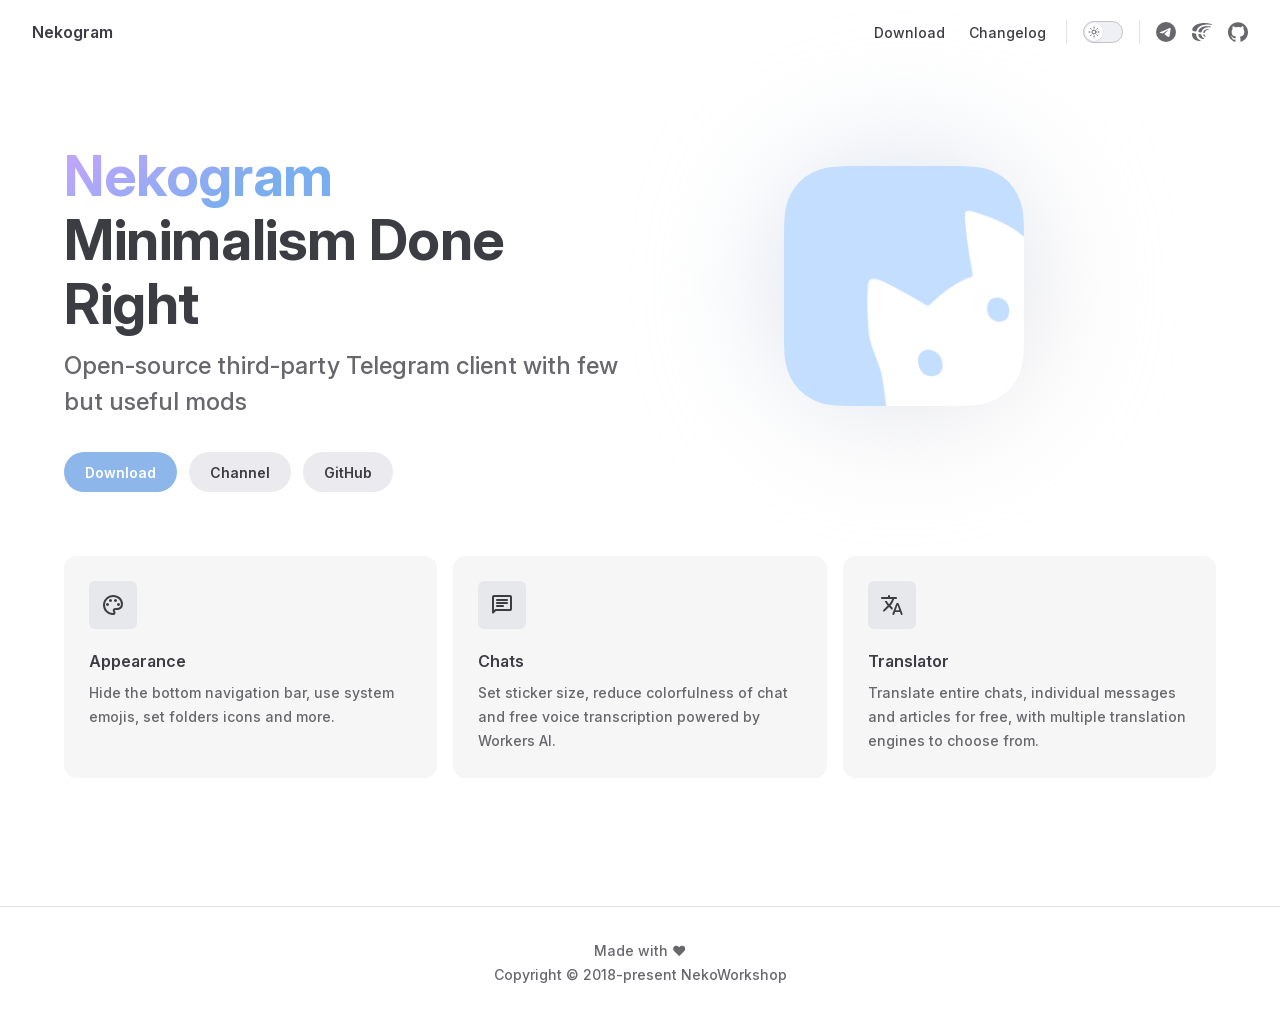
<file: index.html>
<!DOCTYPE html>
<html lang="en-US" dir="ltr">
  <head>
    <meta charset="utf-8">
    <meta name="viewport" content="width=device-width,initial-scale=1">
    <title>Nekogram | Open-source third-party Telegram client with few but useful mods</title>
    <meta name="description" content="Open-source third-party Telegram client with few but useful mods">
    <meta name="generator" content="VitePress v2.0.0-alpha.21">
    
    <link rel="preload stylesheet" href="/assets/style.M0fPwA57.css" as="style">
    <link rel="preload stylesheet" href="/assets/vp-icons.fd40e4e6.css" as="style">
    <script type="module" src="/assets/chunks/metadata.8586a3b8.js"></script>
    <script type="module" src="/assets/app.Do6iyLoe.js"></script>
    <link rel="preload" href="/assets/inter-roman-latin.BGqfVNJZ.woff2" as="font" type="font/woff2" crossorigin="">
    <link rel="modulepreload" href="/assets/chunks/framework.DU75x1fv.js">
    <link rel="modulepreload" href="/assets/chunks/theme.CH-MltRp.js">
    <link rel="modulepreload" href="/assets/index.md.CSKJROZ3.lean.js">
    <script async src="https://www.googletagmanager.com/gtag/js?id=G-BFBNXGKZQW"></script>
    <script>window.dataLayer=window.dataLayer||[];function gtag(){dataLayer.push(arguments)}gtag(`js`,new Date),gtag(`config`,`G-BFBNXGKZQW`);</script>
    <meta name="theme-color" content="#C4DEFF">
    <link rel="icon" href="/favicon.ico" sizes="48x48">
    <link rel="apple-touch-icon" href="/apple-touch-icon-180x180.png">
    <link rel="manifest" href="/manifest.webmanifest">
    <script id="check-dark-mode">(()=>{let e=localStorage.getItem(`vitepress-theme-appearance`)||`auto`,t=window.matchMedia(`(prefers-color-scheme: dark)`).matches;(!e||e===`auto`?t:e===`dark`)&&document.documentElement.classList.add(`dark`)})();</script>
    <script id="check-mac-os">document.documentElement.classList.toggle(`mac`,/Mac|iPhone|iPod|iPad/i.test(navigator.platform));</script>
  </head>
  <body>
    <div id="app"><div class="Layout" data-v-7e38a135><!--[--><!--]--><!--[--><span tabindex="-1" data-v-ef2166e1></span><a href="#VPContent" class="VPSkipLink visually-hidden" data-v-ef2166e1>Skip to content</a><!--]--><!----><header class="VPNav" data-v-7e38a135 data-v-201d4837><div class="VPNavBar home top" data-v-201d4837 data-v-f4a0b221><div class="wrapper" data-v-f4a0b221><div class="container" data-v-f4a0b221><div class="title" data-v-f4a0b221><div class="VPNavBarTitle" data-v-f4a0b221 data-v-91968c33><a class="title" href="/" title="Nekogram" data-v-91968c33><!--[--><!--]--><!----><span data-v-91968c33>Nekogram</span><!--[--><!--]--></a></div></div><div class="content" data-v-f4a0b221><div class="content-body" data-v-f4a0b221><!--[--><!--]--><div class="VPNavBarSearch search" data-v-f4a0b221 data-v-53ce333e><!----></div><nav aria-label="Main Navigation" class="VPNavMenu VPNavBarMenu menu" data-v-f4a0b221 data-v-f2b27659><ul class="list" data-v-f2b27659><!--[--><li class="" data-v-f2b27659><a class="VPLink link VPNavMenuLink VPNavBarMenuLink" href="/download" data-v-f2b27659 data-v-08c98c0f data-v-0f8def7a><!--[--><span dir="auto" data-v-08c98c0f>Download</span><!--]--></a></li><li class="" data-v-f2b27659><a class="VPLink link VPNavMenuLink VPNavBarMenuLink" href="/changelog" data-v-f2b27659 data-v-08c98c0f data-v-0f8def7a><!--[--><span dir="auto" data-v-08c98c0f>Changelog</span><!--]--></a></li><!--]--></ul></nav><!----><div class="VPNavAppearance VPNavBarAppearance appearance" data-v-f4a0b221 data-v-af2ba214><!----><button class="VPSwitch VPSwitchAppearance" type="button" role="switch" title aria-label="Appearance" aria-checked="false" data-v-af2ba214 data-v-9126ea7f data-v-d14308b9><span class="check" data-v-d14308b9><span class="icon" data-v-d14308b9><!--[--><span class="vpi-sun sun" aria-hidden="true" data-v-9126ea7f></span><span class="vpi-moon moon" aria-hidden="true" data-v-9126ea7f></span><!--]--></span></span></button></div><ul class="VPSocialLinks VPNavSocialLinks VPNavBarSocialLinks social-links" data-v-f4a0b221 data-v-07f6e6d5 data-v-c257d51e><!--[--><li data-v-c257d51e><a class="VPSocialLink no-icon" href="https://t.me/nekoupdates" aria-label="telegram" target="_blank" rel="me noopener" data-v-c257d51e data-v-b08e7265><span class="vpi-simple-icons-telegram" data-v-b08e7265 data-v-890c5b71></span></a></li><li data-v-c257d51e><a class="VPSocialLink no-icon" href="https://neko.crowdin.com/nekogram" aria-label="crowdin" target="_blank" rel="me noopener" data-v-c257d51e data-v-b08e7265><span class="vpi-simple-icons-crowdin" data-v-b08e7265 data-v-890c5b71></span></a></li><li data-v-c257d51e><a class="VPSocialLink no-icon" href="https://github.com/Nekogram/Nekogram" aria-label="github" target="_blank" rel="me noopener" data-v-c257d51e data-v-b08e7265><span class="vpi-simple-icons-github" data-v-b08e7265 data-v-890c5b71></span></a></li><!--]--></ul><!----><!--[--><!--]--><button type="button" class="VPNavBarHamburger hamburger" aria-label="Menu" aria-expanded="false" data-v-f4a0b221 data-v-c31e41b5><span class="container" aria-hidden="true" data-v-c31e41b5><span class="top" data-v-c31e41b5></span><span class="middle" data-v-c31e41b5></span><span class="bottom" data-v-c31e41b5></span></span></button></div></div></div></div><div class="divider" data-v-f4a0b221><div class="divider-line" data-v-f4a0b221></div></div></div><!----></header><!----><!----><div class="VPContent is-home" id="VPContent" data-v-7e38a135 data-v-f0e4a8cc><div class="VPHome" data-v-f0e4a8cc data-v-b991a01d><!--[--><!--]--><div class="VPHero has-image VPHomeHero" data-v-b991a01d data-v-3a75ab37><div class="container" data-v-3a75ab37><div class="main" data-v-3a75ab37><!--[--><!--]--><!--[--><h1 class="heading" data-v-3a75ab37><span dir="auto" class="name clip" data-v-3a75ab37>Nekogram</span><span dir="auto" class="text" data-v-3a75ab37>Minimalism Done Right</span></h1><p class="tagline" data-v-3a75ab37><bdi data-v-3a75ab37>Open-source third-party Telegram client with few but useful mods</bdi></p><!--]--><!--[--><!--]--><div class="actions" data-v-3a75ab37><!--[--><!--]--><!--[--><div class="action" data-v-3a75ab37><a class="VPButton no-icon medium brand" href="/download" data-v-3a75ab37 data-v-0dc8b38e><!--[-->Download<!--]--></a></div><div class="action" data-v-3a75ab37><a class="VPButton no-icon medium alt" href="https://t.me/nekoupdates" target="_blank" rel="noreferrer" data-v-3a75ab37 data-v-0dc8b38e><!--[-->Channel<!--]--></a></div><div class="action" data-v-3a75ab37><a class="VPButton no-icon medium alt" href="https://github.com/Nekogram/Nekogram" target="_blank" rel="noreferrer" data-v-3a75ab37 data-v-0dc8b38e><!--[-->GitHub<!--]--></a></div><!--]--></div><!--[--><!--]--></div><div class="image" data-v-3a75ab37><div class="image-container" data-v-3a75ab37><div class="image-bg" data-v-3a75ab37></div><!--[--><!--[--><img class="VPImage image-src" src="logo.webp" alt="Nekogram" data-v-6f082d91><!--]--><!--]--></div></div></div></div><!--[--><!--]--><!--[--><!--]--><div class="VPFeatures VPHomeFeatures" data-v-b991a01d data-v-702930b9><div class="container" data-v-702930b9><ul class="items" data-v-702930b9><!--[--><li class="grid-3 item" data-v-702930b9><div class="VPLink no-icon VPFeature" data-v-702930b9 data-v-f72227e9 data-v-0f8def7a><!--[--><article class="box" data-v-f72227e9><div class="icon" data-v-f72227e9><svg xmlns="http://www.w3.org/2000/svg" height="24px" viewBox="0 -960 960 960" width="24px" fill="currentColor"><path d="M480-80q-82 0-155-31.5t-127.5-86Q143-252 111.5-325T80-480q0-83 32.5-156t88-127Q256-817 330-848.5T488-880q80 0 151 27.5t124.5 76q53.5 48.5 85 115T880-518q0 115-70 176.5T640-280h-74q-9 0-12.5 5t-3.5 11q0 12 15 34.5t15 51.5q0 50-27.5 74T480-80Zm0-400Zm-177 23q17-17 17-43t-17-43q-17-17-43-17t-43 17q-17 17-17 43t17 43q17 17 43 17t43-17Zm120-160q17-17 17-43t-17-43q-17-17-43-17t-43 17q-17 17-17 43t17 43q17 17 43 17t43-17Zm200 0q17-17 17-43t-17-43q-17-17-43-17t-43 17q-17 17-17 43t17 43q17 17 43 17t43-17Zm120 160q17-17 17-43t-17-43q-17-17-43-17t-43 17q-17 17-17 43t17 43q17 17 43 17t43-17ZM480-160q9 0 14.5-5t5.5-13q0-14-15-33t-15-57q0-42 29-67t71-25h70q66 0 113-38.5T800-518q0-121-92.5-201.5T488-800q-136 0-232 93t-96 227q0 133 93.5 226.5T480-160Z"/></svg></div><h2 class="title" data-v-f72227e9><bdi data-v-f72227e9>Appearance</bdi></h2><p class="details" data-v-f72227e9><bdi data-v-f72227e9>Hide the bottom navigation bar, use system emojis, set folders icons and more.</bdi></p><!----></article><!--]--></div></li><li class="grid-3 item" data-v-702930b9><div class="VPLink no-icon VPFeature" data-v-702930b9 data-v-f72227e9 data-v-0f8def7a><!--[--><article class="box" data-v-f72227e9><div class="icon" data-v-f72227e9><svg xmlns="http://www.w3.org/2000/svg" height="24px" viewBox="0 -960 960 960" width="24px" fill="currentColor"><path d="m240-240-92 92q-19 19-43.5 8.5T80-177v-623q0-33 23.5-56.5T160-880h640q33 0 56.5 23.5T880-800v480q0 33-23.5 56.5T800-240H240Zm-34-80h594v-480H160v525l46-45Zm-46 0v-480 480Zm120-80h240q17 0 28.5-11.5T560-440q0-17-11.5-28.5T520-480H280q-17 0-28.5 11.5T240-440q0 17 11.5 28.5T280-400Zm0-120h400q17 0 28.5-11.5T720-560q0-17-11.5-28.5T680-600H280q-17 0-28.5 11.5T240-560q0 17 11.5 28.5T280-520Zm0-120h400q17 0 28.5-11.5T720-680q0-17-11.5-28.5T680-720H280q-17 0-28.5 11.5T240-680q0 17 11.5 28.5T280-640Z"/></svg></div><h2 class="title" data-v-f72227e9><bdi data-v-f72227e9>Chats</bdi></h2><p class="details" data-v-f72227e9><bdi data-v-f72227e9>Set sticker size, reduce colorfulness of chat and free voice transcription powered by Workers AI.</bdi></p><!----></article><!--]--></div></li><li class="grid-3 item" data-v-702930b9><div class="VPLink no-icon VPFeature" data-v-702930b9 data-v-f72227e9 data-v-0f8def7a><!--[--><article class="box" data-v-f72227e9><div class="icon" data-v-f72227e9><svg xmlns="http://www.w3.org/2000/svg" height="24px" viewBox="0 -960 960 960" width="24px" fill="currentColor"><path d="m603-202-34 97q-4 11-14 18t-22 7q-20 0-32.5-16.5T496-133l152-402q5-11 15-18t22-7h30q12 0 22 7t15 18l152 403q8 19-4 35.5T868-80q-13 0-22.5-7T831-106l-34-96H603ZM362-401 188-228q-11 11-27.5 11.5T132-228q-11-11-11-28t11-28l174-174q-35-35-63.5-80T190-640h84q20 39 40 68t48 58q33-33 68.5-92.5T484-720H80q-17 0-28.5-11.5T40-760q0-17 11.5-28.5T80-800h240v-40q0-17 11.5-28.5T360-880q17 0 28.5 11.5T400-840v40h240q17 0 28.5 11.5T680-760q0 17-11.5 28.5T640-720h-76q-21 72-63 148t-83 116l96 98-30 82-122-125Zm266 129h144l-72-204-72 204Z"/></svg></div><h2 class="title" data-v-f72227e9><bdi data-v-f72227e9>Translator</bdi></h2><p class="details" data-v-f72227e9><bdi data-v-f72227e9>Translate entire chats, individual messages and articles for free, with multiple translation engines to choose from.</bdi></p><!----></article><!--]--></div></li><!--]--></ul></div></div><!--[--><!--]--><div class="VPHomeContent vp-doc container" data-v-b991a01d data-v-eb106b11><!--[--><div style="position:relative;" data-v-b991a01d><div></div></div><!--]--></div></div></div><footer class="VPFooter" data-v-7e38a135 data-v-3b4276f6><div class="container" data-v-3b4276f6><p class="message" data-v-3b4276f6><bdi data-v-3b4276f6>Made with ❤️</bdi></p><p class="copyright" data-v-3b4276f6><bdi data-v-3b4276f6>Copyright © 2018-present NekoWorkshop</bdi></p></div></footer><!--[--><!--]--></div></div>
    
    
  </body>
</html>
</file>
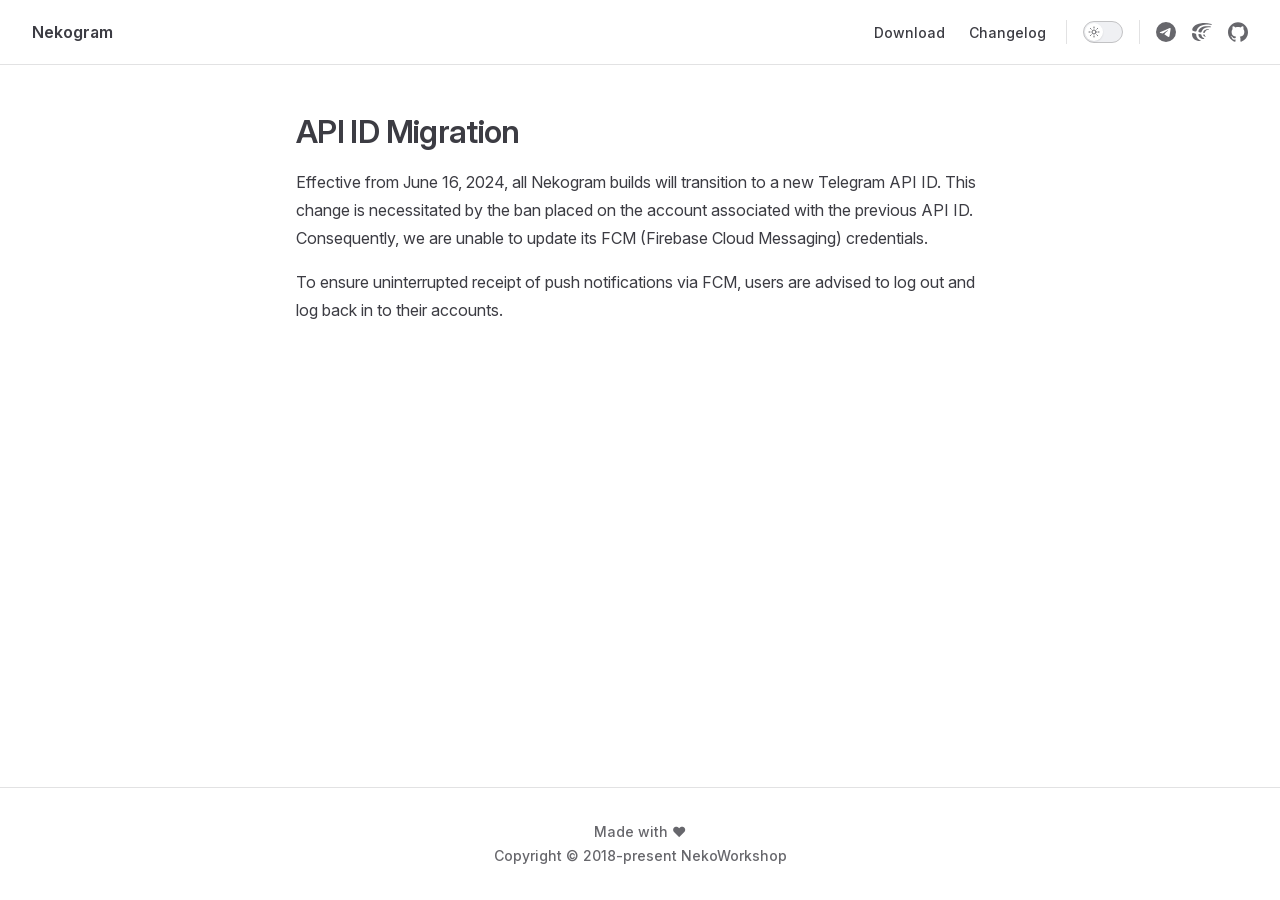
<file: api-id-migration.html>
<!DOCTYPE html>
<html lang="en-US" dir="ltr">
  <head>
    <meta charset="utf-8">
    <meta name="viewport" content="width=device-width,initial-scale=1">
    <title>API ID Migration | Nekogram</title>
    <meta name="description" content="Open-source third-party Telegram client with few but useful mods">
    <meta name="generator" content="VitePress v2.0.0-alpha.21">
    
    <link rel="preload stylesheet" href="/assets/style.M0fPwA57.css" as="style">
    <link rel="preload stylesheet" href="/assets/vp-icons.fd40e4e6.css" as="style">
    <script type="module" src="/assets/chunks/metadata.8586a3b8.js"></script>
    <script type="module" src="/assets/app.Do6iyLoe.js"></script>
    <link rel="preload" href="/assets/inter-roman-latin.BGqfVNJZ.woff2" as="font" type="font/woff2" crossorigin="">
    <link rel="modulepreload" href="/assets/chunks/framework.DU75x1fv.js">
    <link rel="modulepreload" href="/assets/chunks/theme.CH-MltRp.js">
    <link rel="modulepreload" href="/assets/api-id-migration.md.BeFHZ9xI.lean.js">
    <script async src="https://www.googletagmanager.com/gtag/js?id=G-BFBNXGKZQW"></script>
    <script>window.dataLayer=window.dataLayer||[];function gtag(){dataLayer.push(arguments)}gtag(`js`,new Date),gtag(`config`,`G-BFBNXGKZQW`);</script>
    <meta name="theme-color" content="#C4DEFF">
    <link rel="icon" href="/favicon.ico" sizes="48x48">
    <link rel="apple-touch-icon" href="/apple-touch-icon-180x180.png">
    <link rel="manifest" href="/manifest.webmanifest">
    <script id="check-dark-mode">(()=>{let e=localStorage.getItem(`vitepress-theme-appearance`)||`auto`,t=window.matchMedia(`(prefers-color-scheme: dark)`).matches;(!e||e===`auto`?t:e===`dark`)&&document.documentElement.classList.add(`dark`)})();</script>
    <script id="check-mac-os">document.documentElement.classList.toggle(`mac`,/Mac|iPhone|iPod|iPad/i.test(navigator.platform));</script>
  </head>
  <body>
    <div id="app"><div class="Layout" data-v-7e38a135><!--[--><!--]--><!--[--><span tabindex="-1" data-v-ef2166e1></span><a href="#VPContent" class="VPSkipLink visually-hidden" data-v-ef2166e1>Skip to content</a><!--]--><!----><header class="VPNav" data-v-7e38a135 data-v-201d4837><div class="VPNavBar top" data-v-201d4837 data-v-f4a0b221><div class="wrapper" data-v-f4a0b221><div class="container" data-v-f4a0b221><div class="title" data-v-f4a0b221><div class="VPNavBarTitle" data-v-f4a0b221 data-v-91968c33><a class="title" href="/" title="Nekogram" data-v-91968c33><!--[--><!--]--><!----><span data-v-91968c33>Nekogram</span><!--[--><!--]--></a></div></div><div class="content" data-v-f4a0b221><div class="content-body" data-v-f4a0b221><!--[--><!--]--><div class="VPNavBarSearch search" data-v-f4a0b221 data-v-53ce333e><!----></div><nav aria-label="Main Navigation" class="VPNavMenu VPNavBarMenu menu" data-v-f4a0b221 data-v-f2b27659><ul class="list" data-v-f2b27659><!--[--><li class="" data-v-f2b27659><a class="VPLink link VPNavMenuLink VPNavBarMenuLink" href="/download" data-v-f2b27659 data-v-08c98c0f data-v-0f8def7a><!--[--><span dir="auto" data-v-08c98c0f>Download</span><!--]--></a></li><li class="" data-v-f2b27659><a class="VPLink link VPNavMenuLink VPNavBarMenuLink" href="/changelog" data-v-f2b27659 data-v-08c98c0f data-v-0f8def7a><!--[--><span dir="auto" data-v-08c98c0f>Changelog</span><!--]--></a></li><!--]--></ul></nav><!----><div class="VPNavAppearance VPNavBarAppearance appearance" data-v-f4a0b221 data-v-af2ba214><!----><button class="VPSwitch VPSwitchAppearance" type="button" role="switch" title aria-label="Appearance" aria-checked="false" data-v-af2ba214 data-v-9126ea7f data-v-d14308b9><span class="check" data-v-d14308b9><span class="icon" data-v-d14308b9><!--[--><span class="vpi-sun sun" aria-hidden="true" data-v-9126ea7f></span><span class="vpi-moon moon" aria-hidden="true" data-v-9126ea7f></span><!--]--></span></span></button></div><ul class="VPSocialLinks VPNavSocialLinks VPNavBarSocialLinks social-links" data-v-f4a0b221 data-v-07f6e6d5 data-v-c257d51e><!--[--><li data-v-c257d51e><a class="VPSocialLink no-icon" href="https://t.me/nekoupdates" aria-label="telegram" target="_blank" rel="me noopener" data-v-c257d51e data-v-b08e7265><span class="vpi-simple-icons-telegram" data-v-b08e7265 data-v-890c5b71></span></a></li><li data-v-c257d51e><a class="VPSocialLink no-icon" href="https://neko.crowdin.com/nekogram" aria-label="crowdin" target="_blank" rel="me noopener" data-v-c257d51e data-v-b08e7265><span class="vpi-simple-icons-crowdin" data-v-b08e7265 data-v-890c5b71></span></a></li><li data-v-c257d51e><a class="VPSocialLink no-icon" href="https://github.com/Nekogram/Nekogram" aria-label="github" target="_blank" rel="me noopener" data-v-c257d51e data-v-b08e7265><span class="vpi-simple-icons-github" data-v-b08e7265 data-v-890c5b71></span></a></li><!--]--></ul><!----><!--[--><!--]--><button type="button" class="VPNavBarHamburger hamburger" aria-label="Menu" aria-expanded="false" data-v-f4a0b221 data-v-c31e41b5><span class="container" aria-hidden="true" data-v-c31e41b5><span class="top" data-v-c31e41b5></span><span class="middle" data-v-c31e41b5></span><span class="bottom" data-v-c31e41b5></span></span></button></div></div></div></div><div class="divider" data-v-f4a0b221><div class="divider-line" data-v-f4a0b221></div></div></div><!----></header><div class="VPLocalNav empty fixed" data-v-7e38a135 data-v-0702b41c><div class="container" data-v-0702b41c><!----><div class="VPLocalNavOutlineDropdown" style="--vp-vh:0px;" data-allow-mismatch="style" data-v-0702b41c data-v-33e51d80><button type="button" data-v-33e51d80>Return to top</button><!----></div></div></div><!----><div class="VPContent" id="VPContent" data-v-7e38a135 data-v-f0e4a8cc><div class="VPDoc" data-v-f0e4a8cc data-v-89563543><!--[--><!--]--><div class="container" data-v-89563543><!----><div class="content" data-v-89563543><div class="content-container" data-v-89563543><!--[--><!--]--><main class="main" data-v-89563543><div style="position:relative;" class="vp-doc _api-id-migration" data-v-89563543><div><h1 id="api-id-migration" tabindex="-1">API ID Migration <a class="header-anchor" href="#api-id-migration" aria-label="Permalink to “API ID Migration”">​</a></h1><p>Effective from June 16, 2024, all Nekogram builds will transition to a new Telegram API ID. This change is necessitated by the ban placed on the account associated with the previous API ID. Consequently, we are unable to update its FCM (Firebase Cloud Messaging) credentials.</p><p>To ensure uninterrupted receipt of push notifications via FCM, users are advised to log out and log back in to their accounts.</p></div></div></main><footer class="VPDocFooter" data-v-89563543 data-v-3507d06d><!--[--><!--]--><!----><!----></footer><!--[--><!--]--></div></div></div><!--[--><!--]--></div></div><footer class="VPFooter" data-v-7e38a135 data-v-3b4276f6><div class="container" data-v-3b4276f6><p class="message" data-v-3b4276f6><bdi data-v-3b4276f6>Made with ❤️</bdi></p><p class="copyright" data-v-3b4276f6><bdi data-v-3b4276f6>Copyright © 2018-present NekoWorkshop</bdi></p></div></footer><!--[--><!--]--></div></div>
    
    
  </body>
</html>
</file>
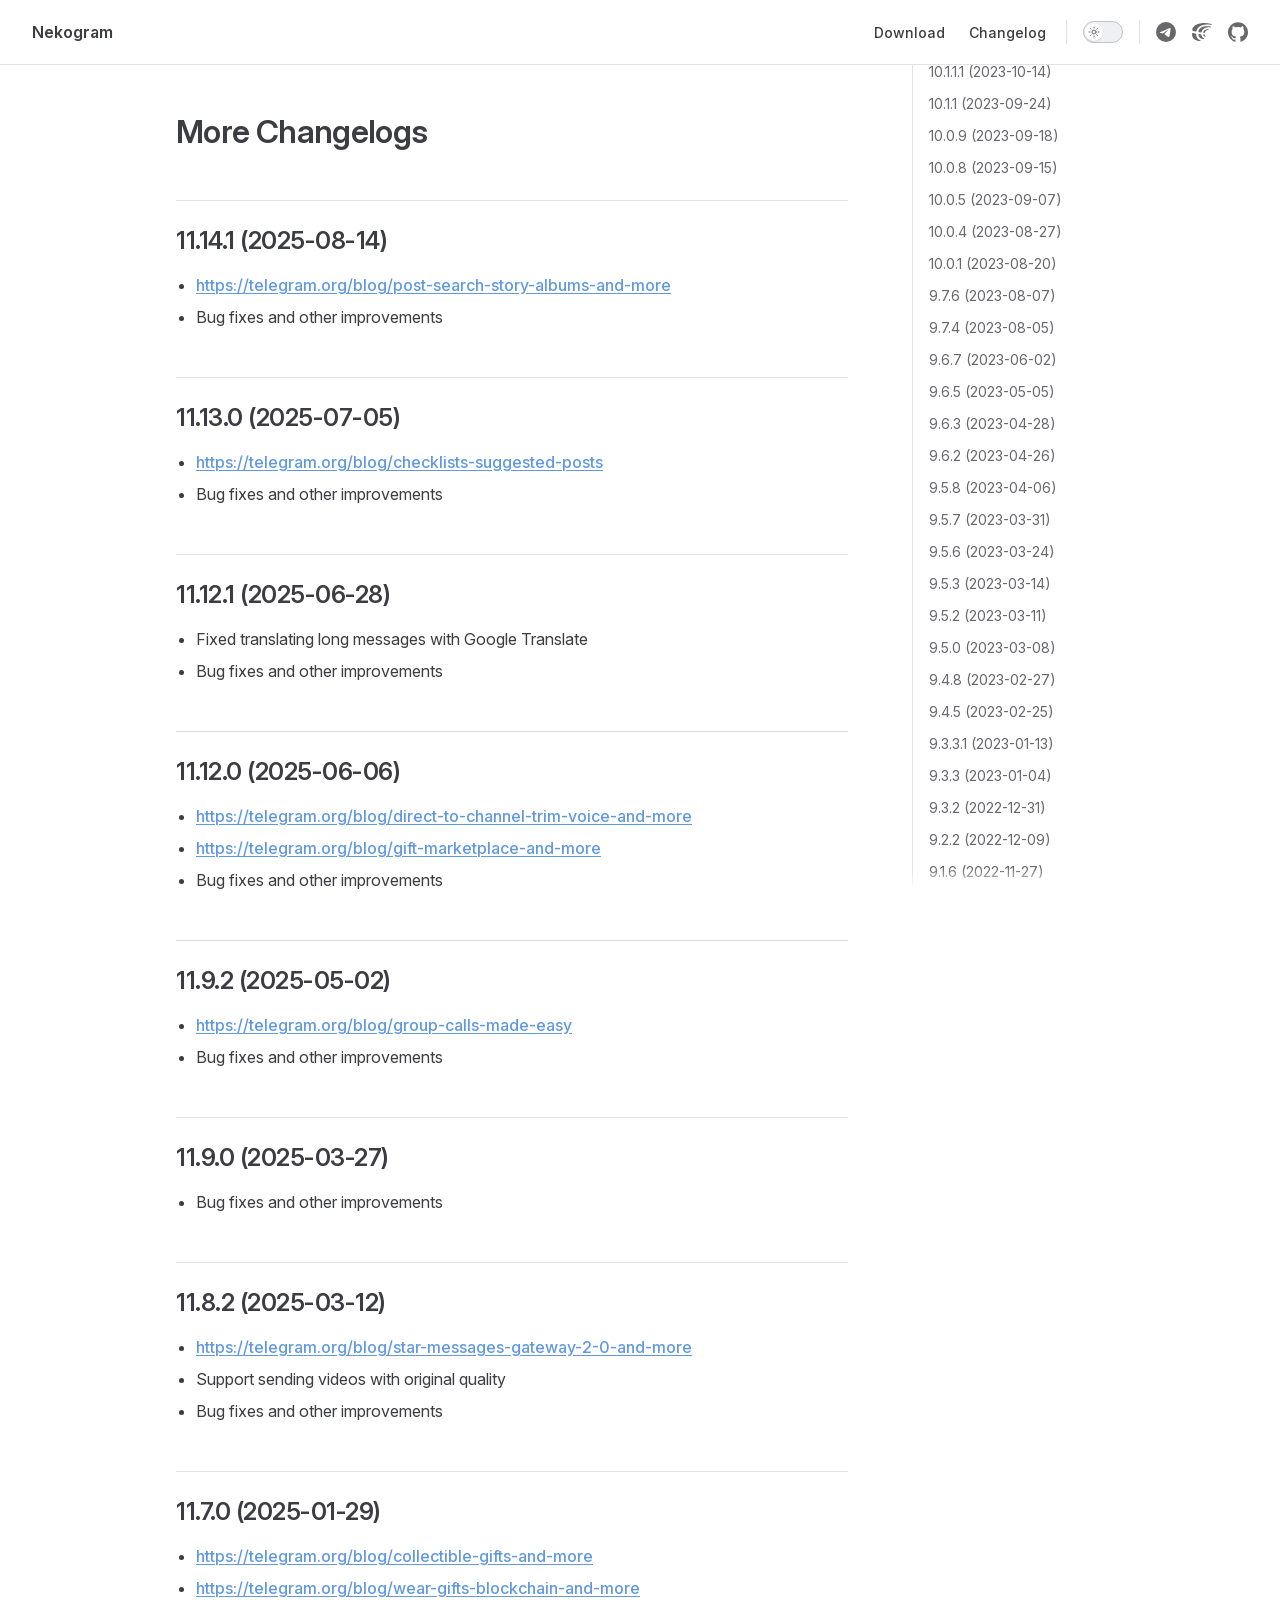
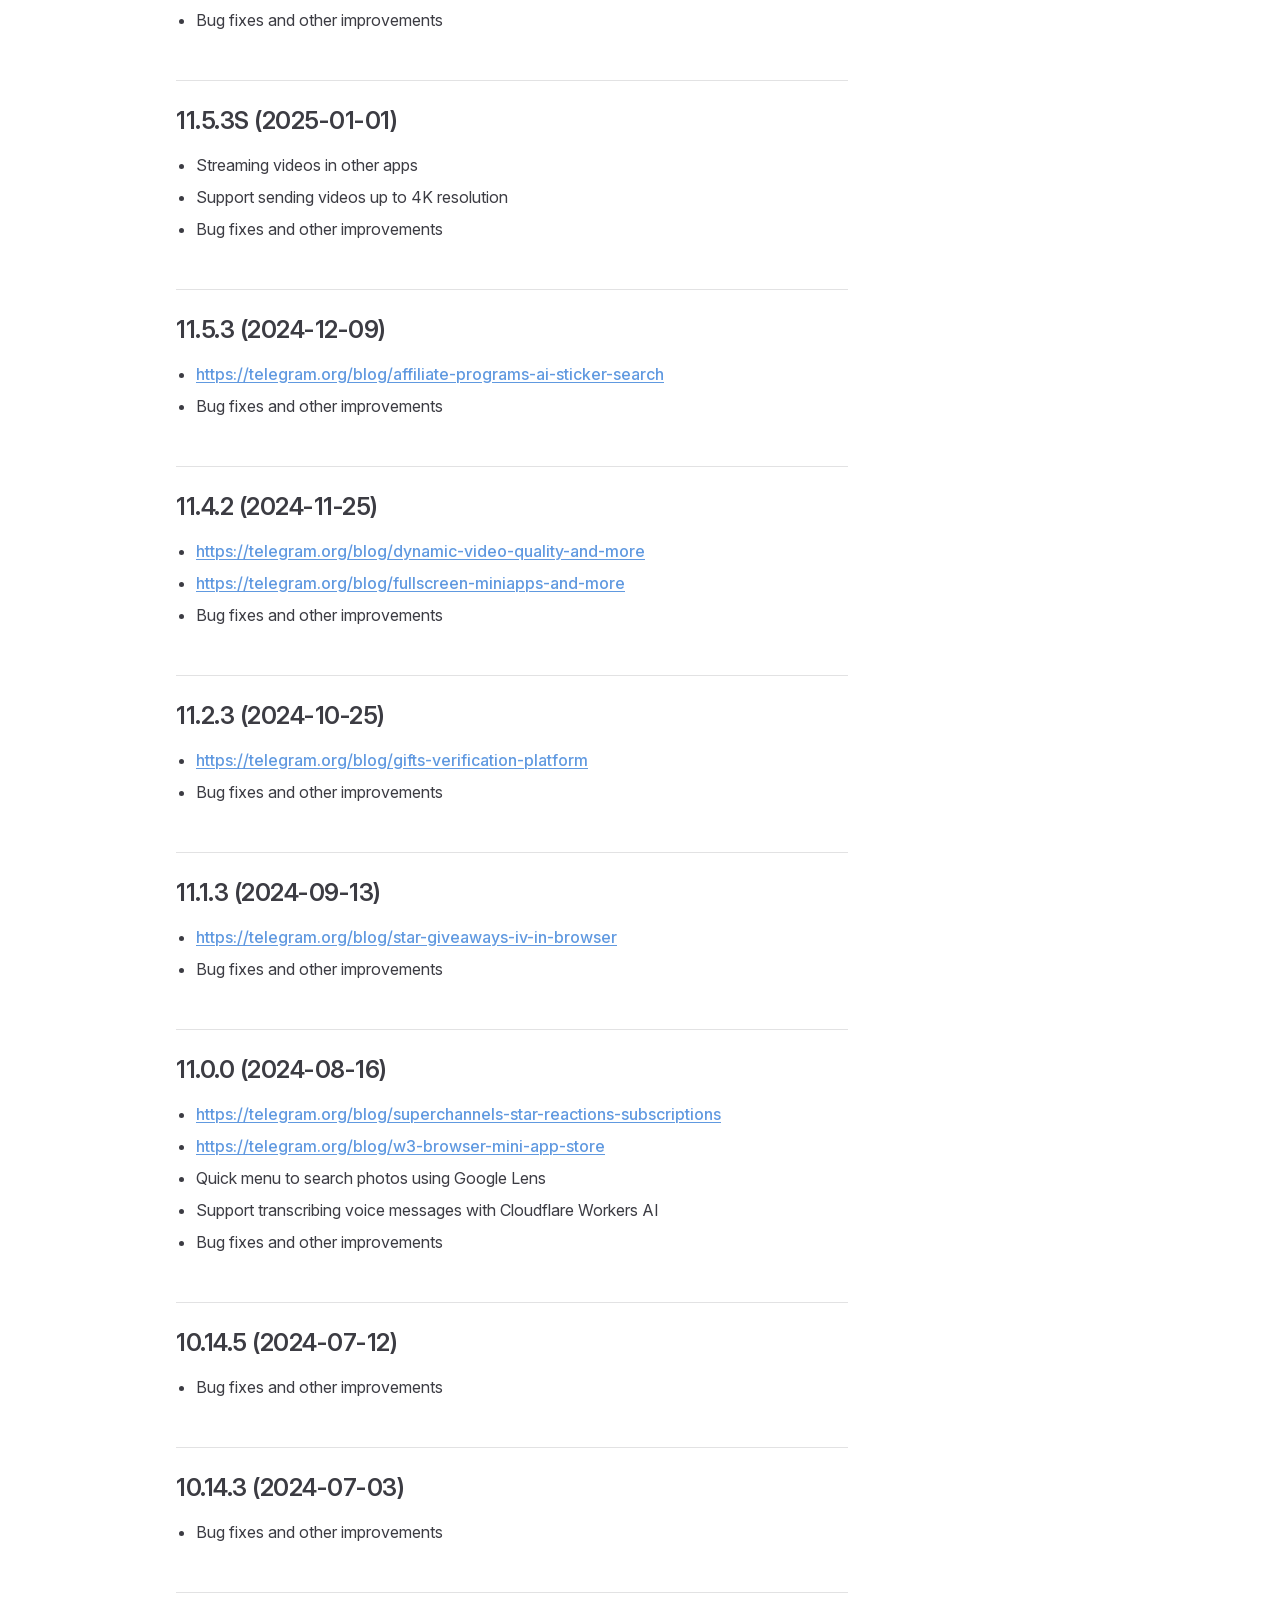
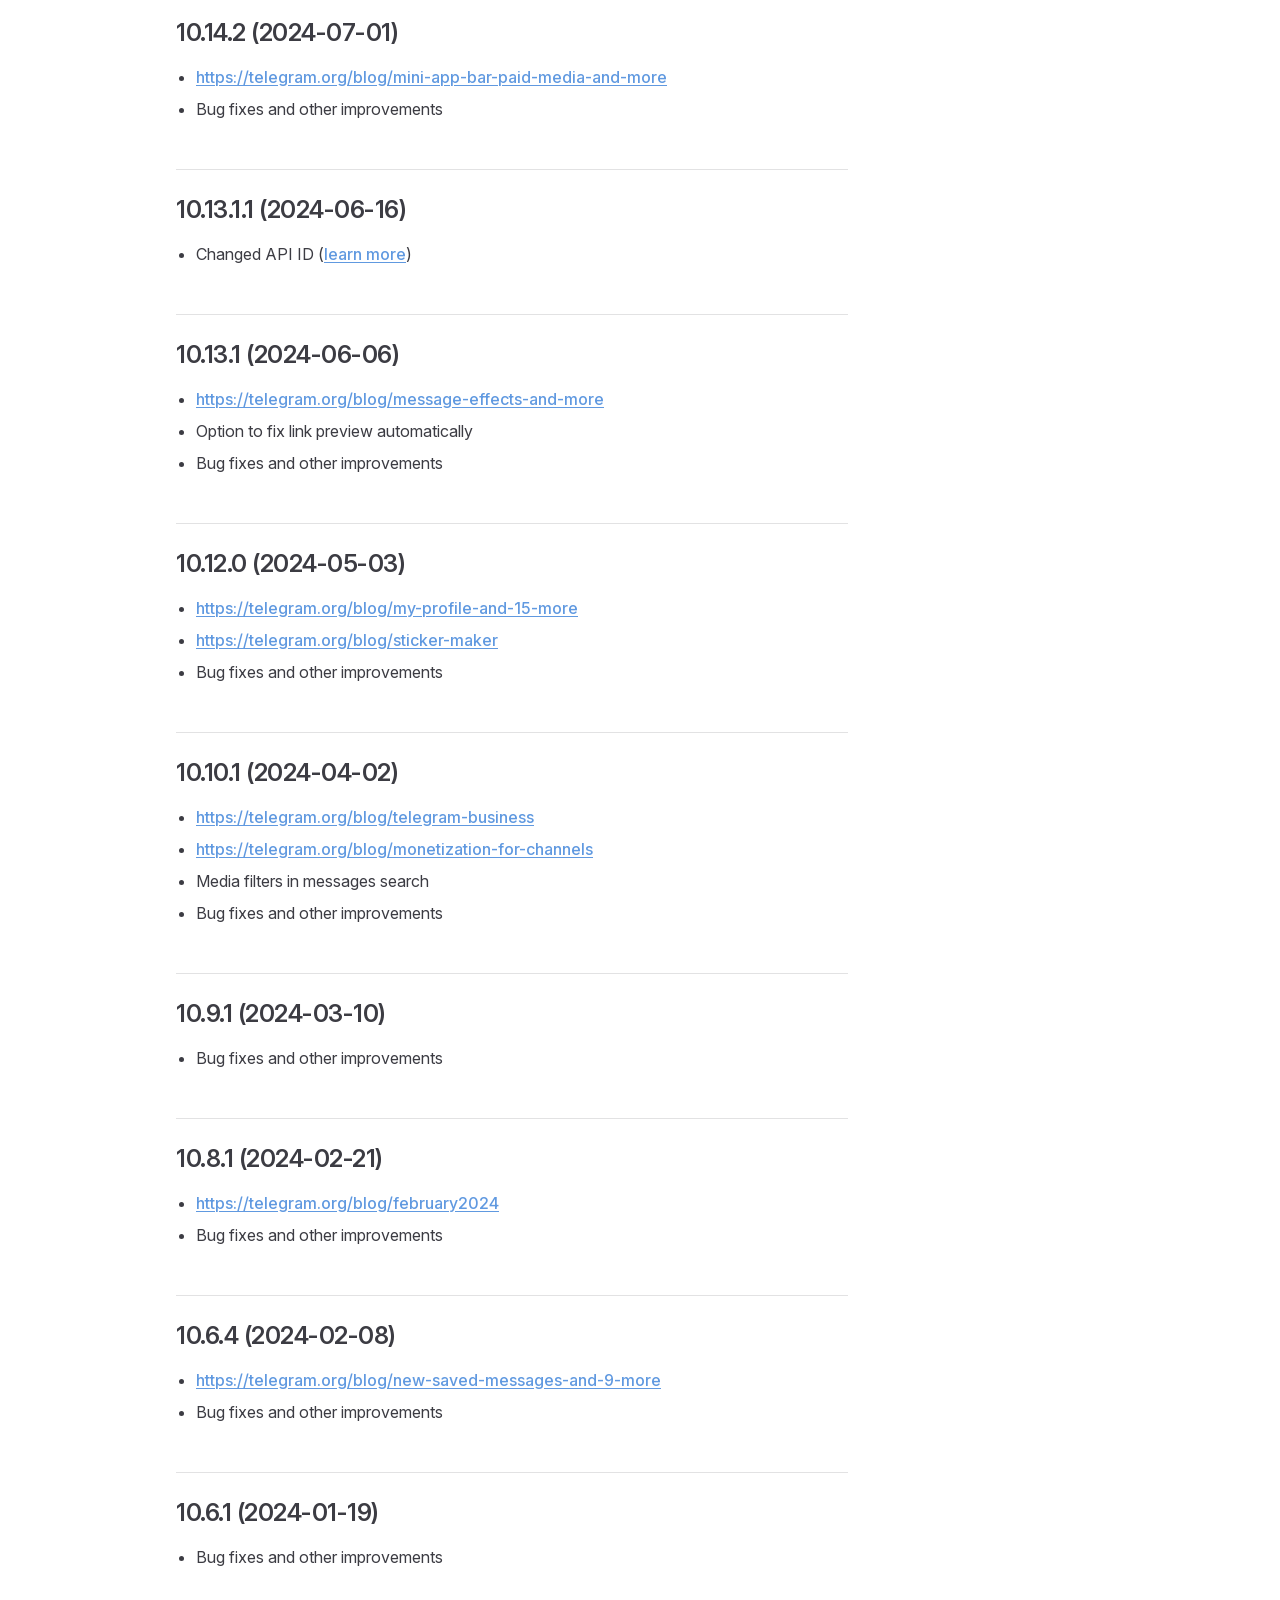
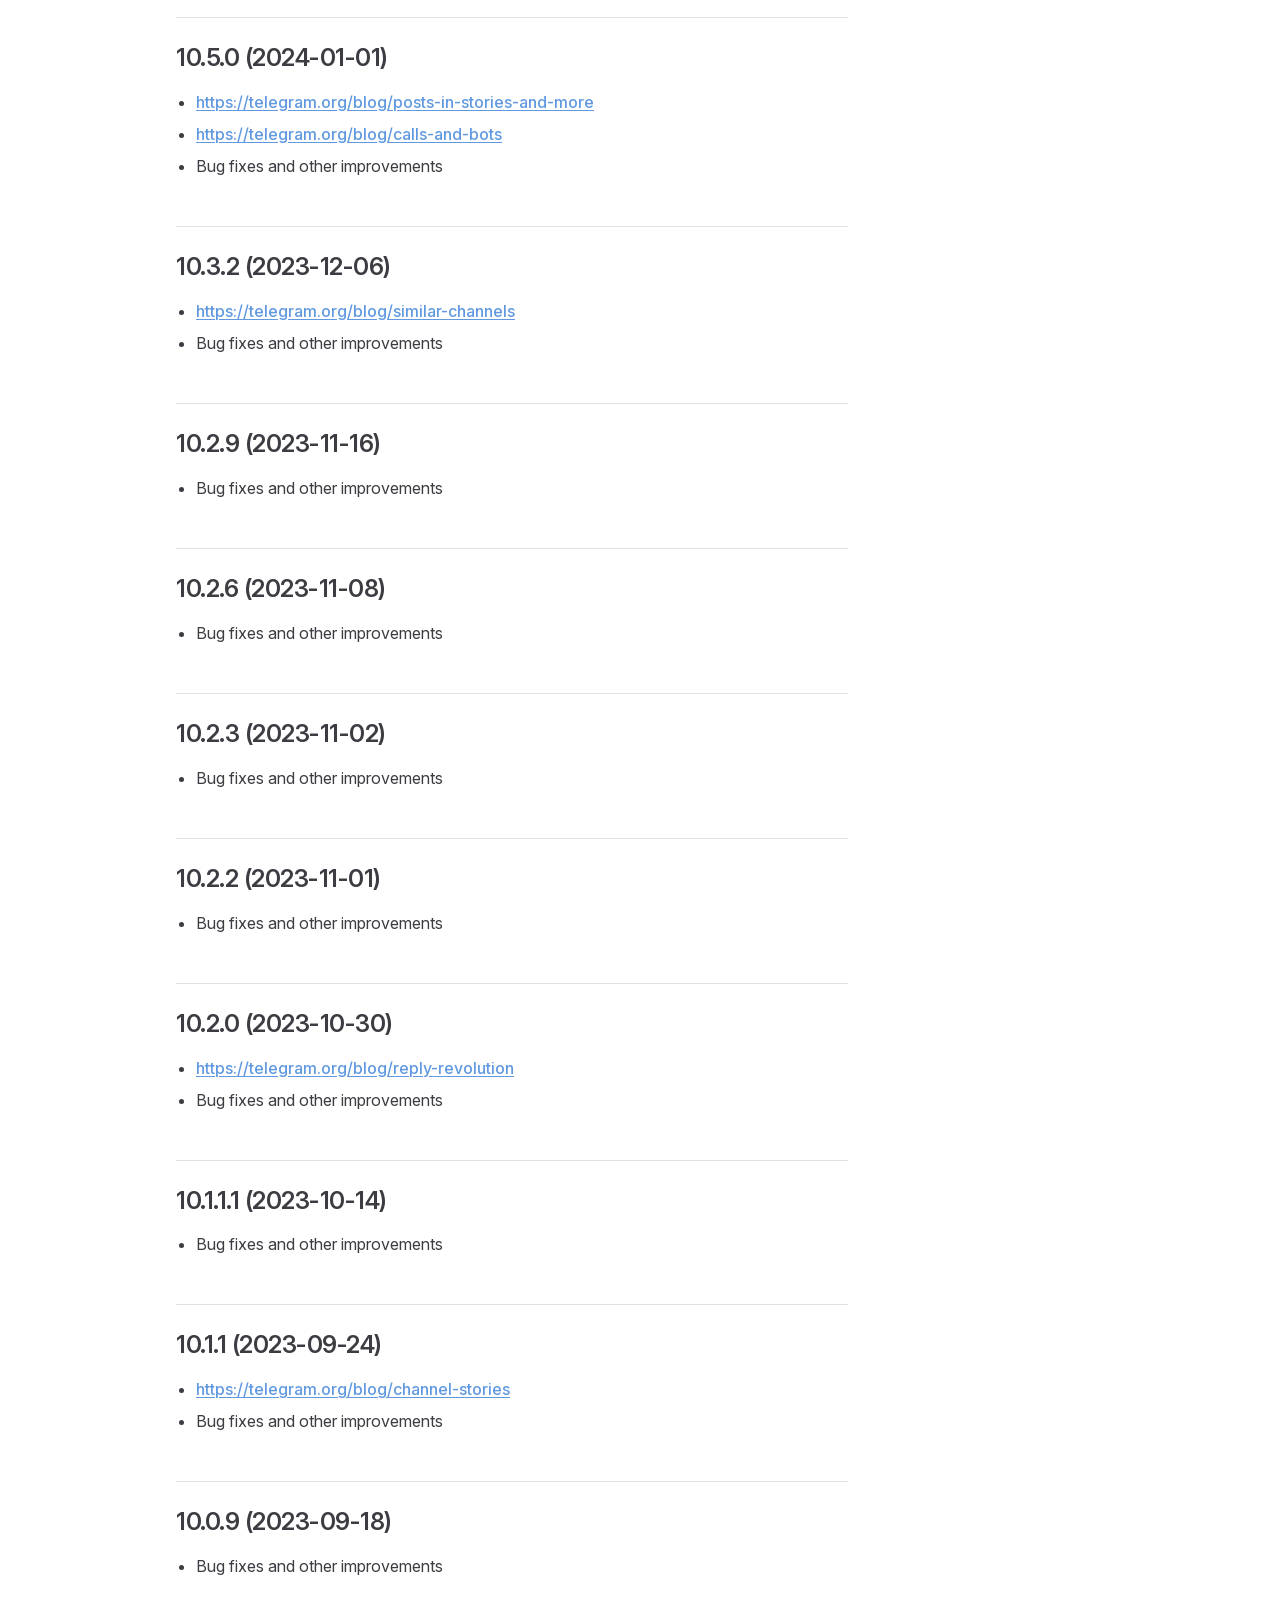
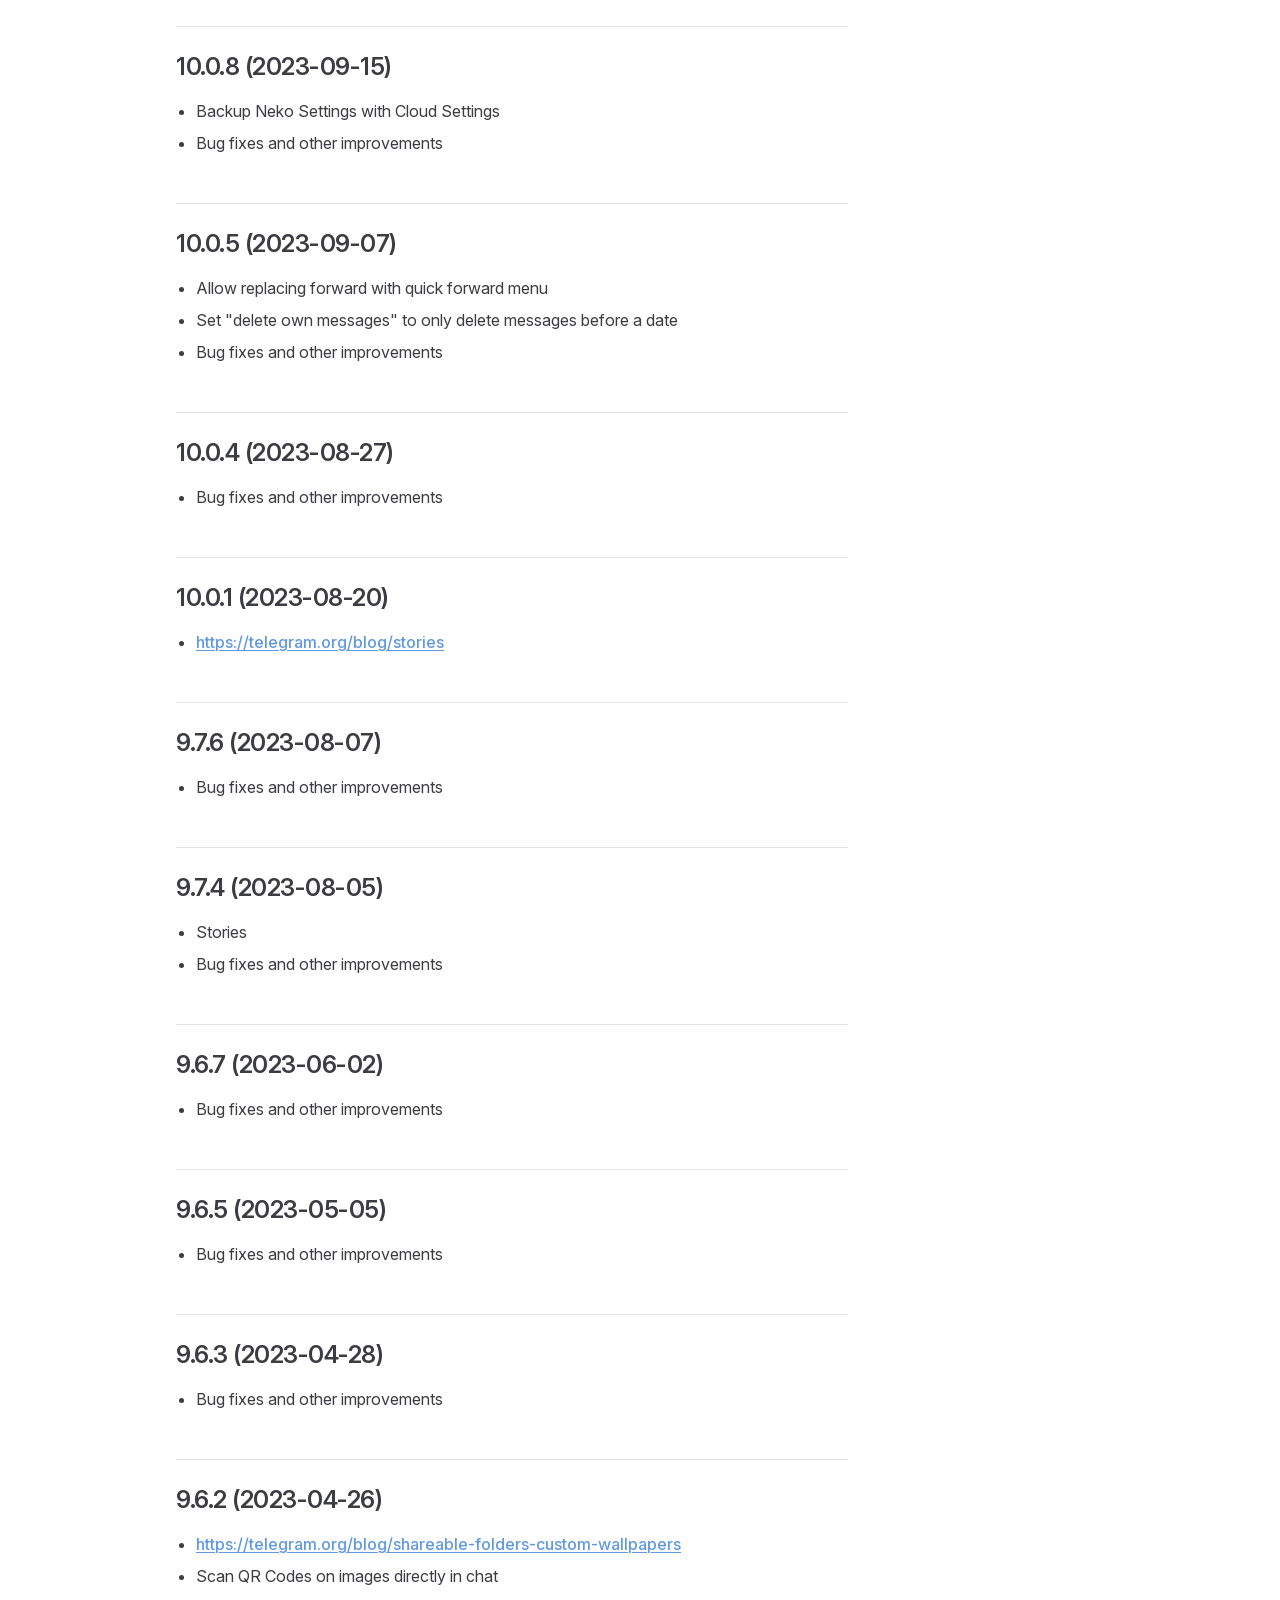
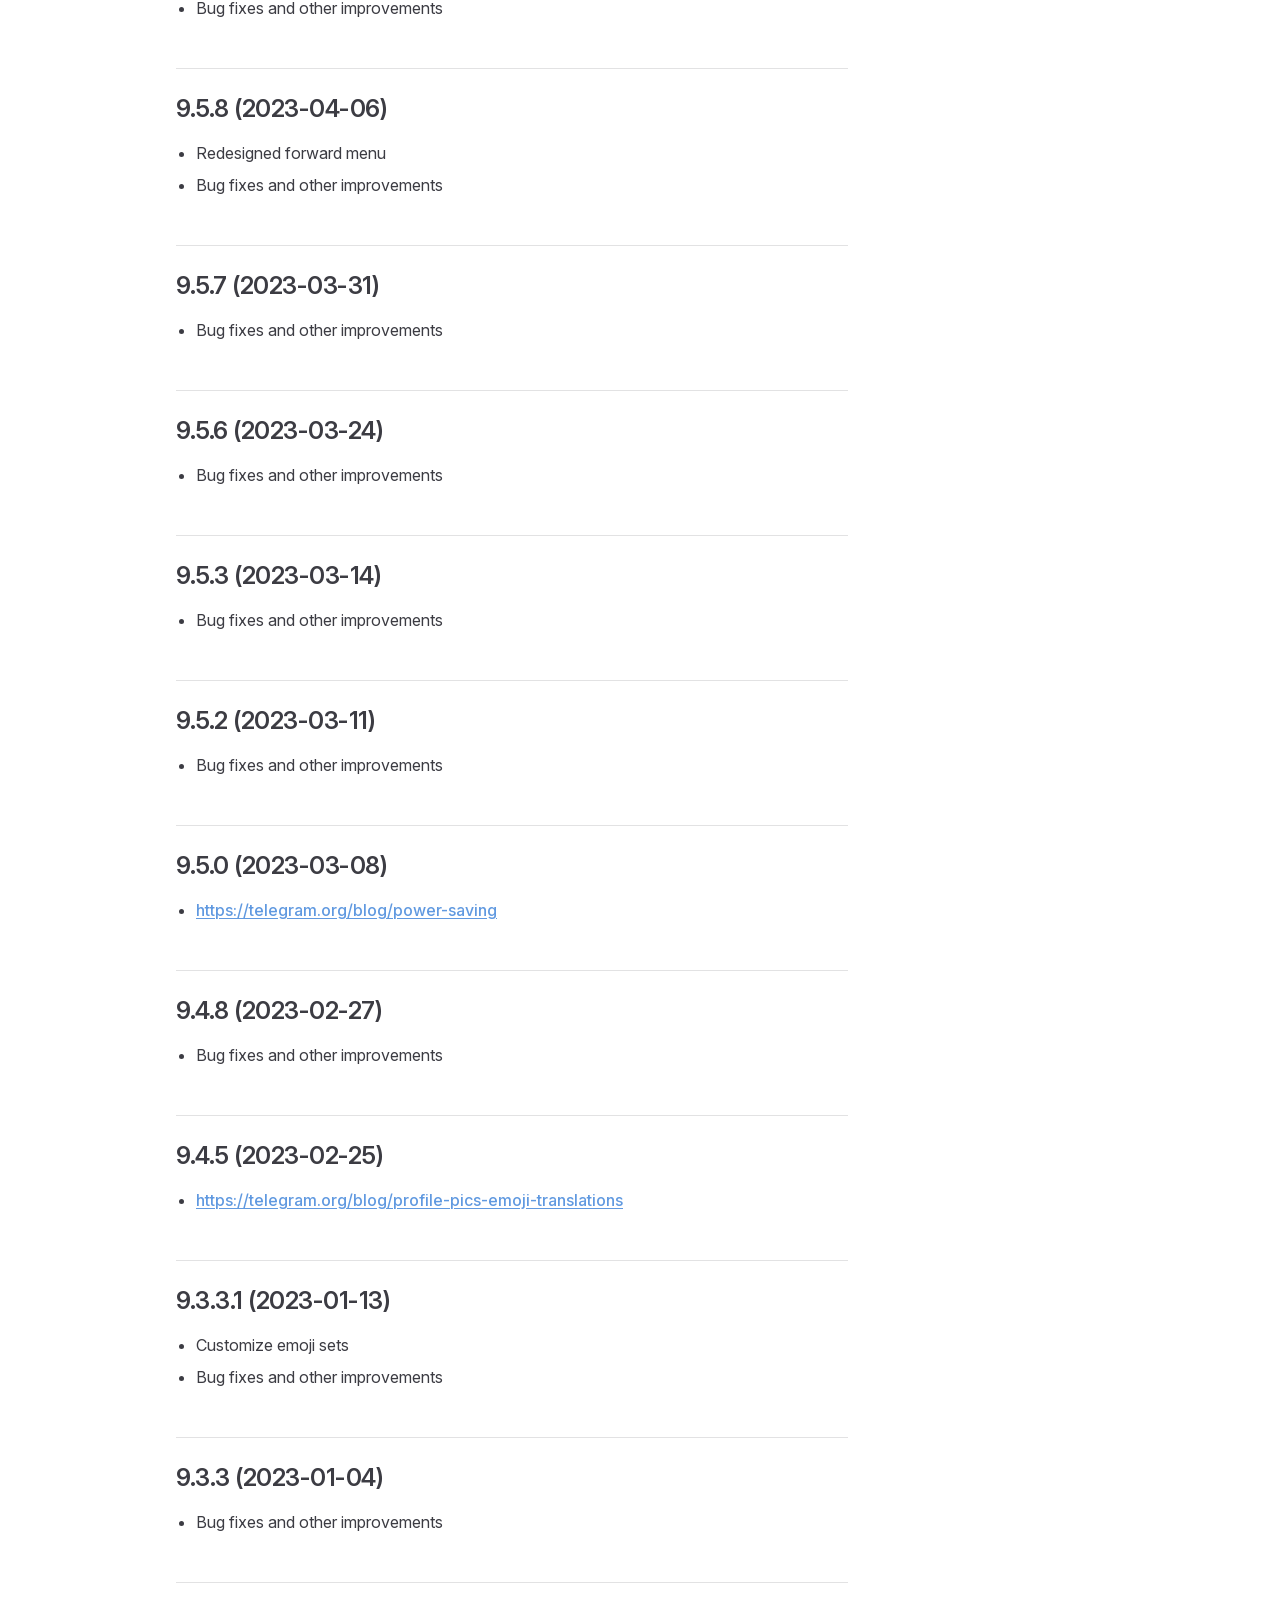
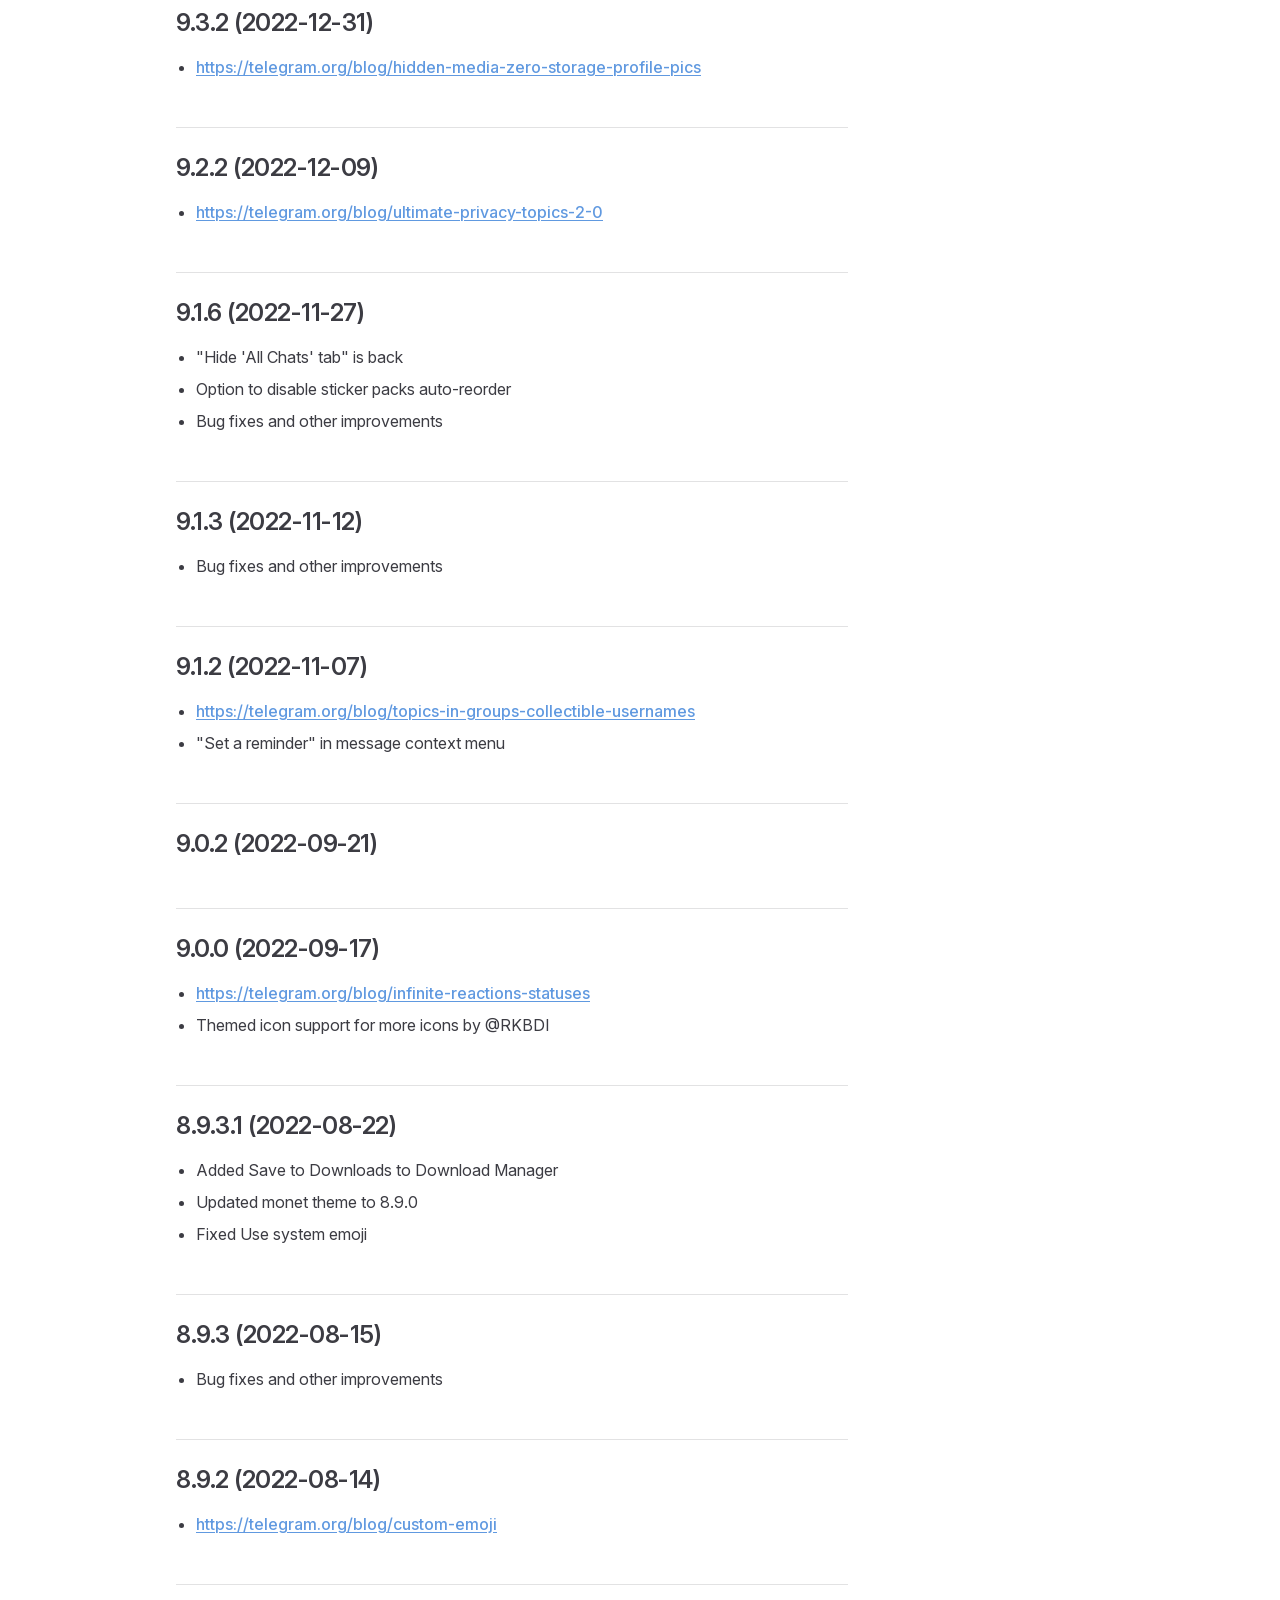
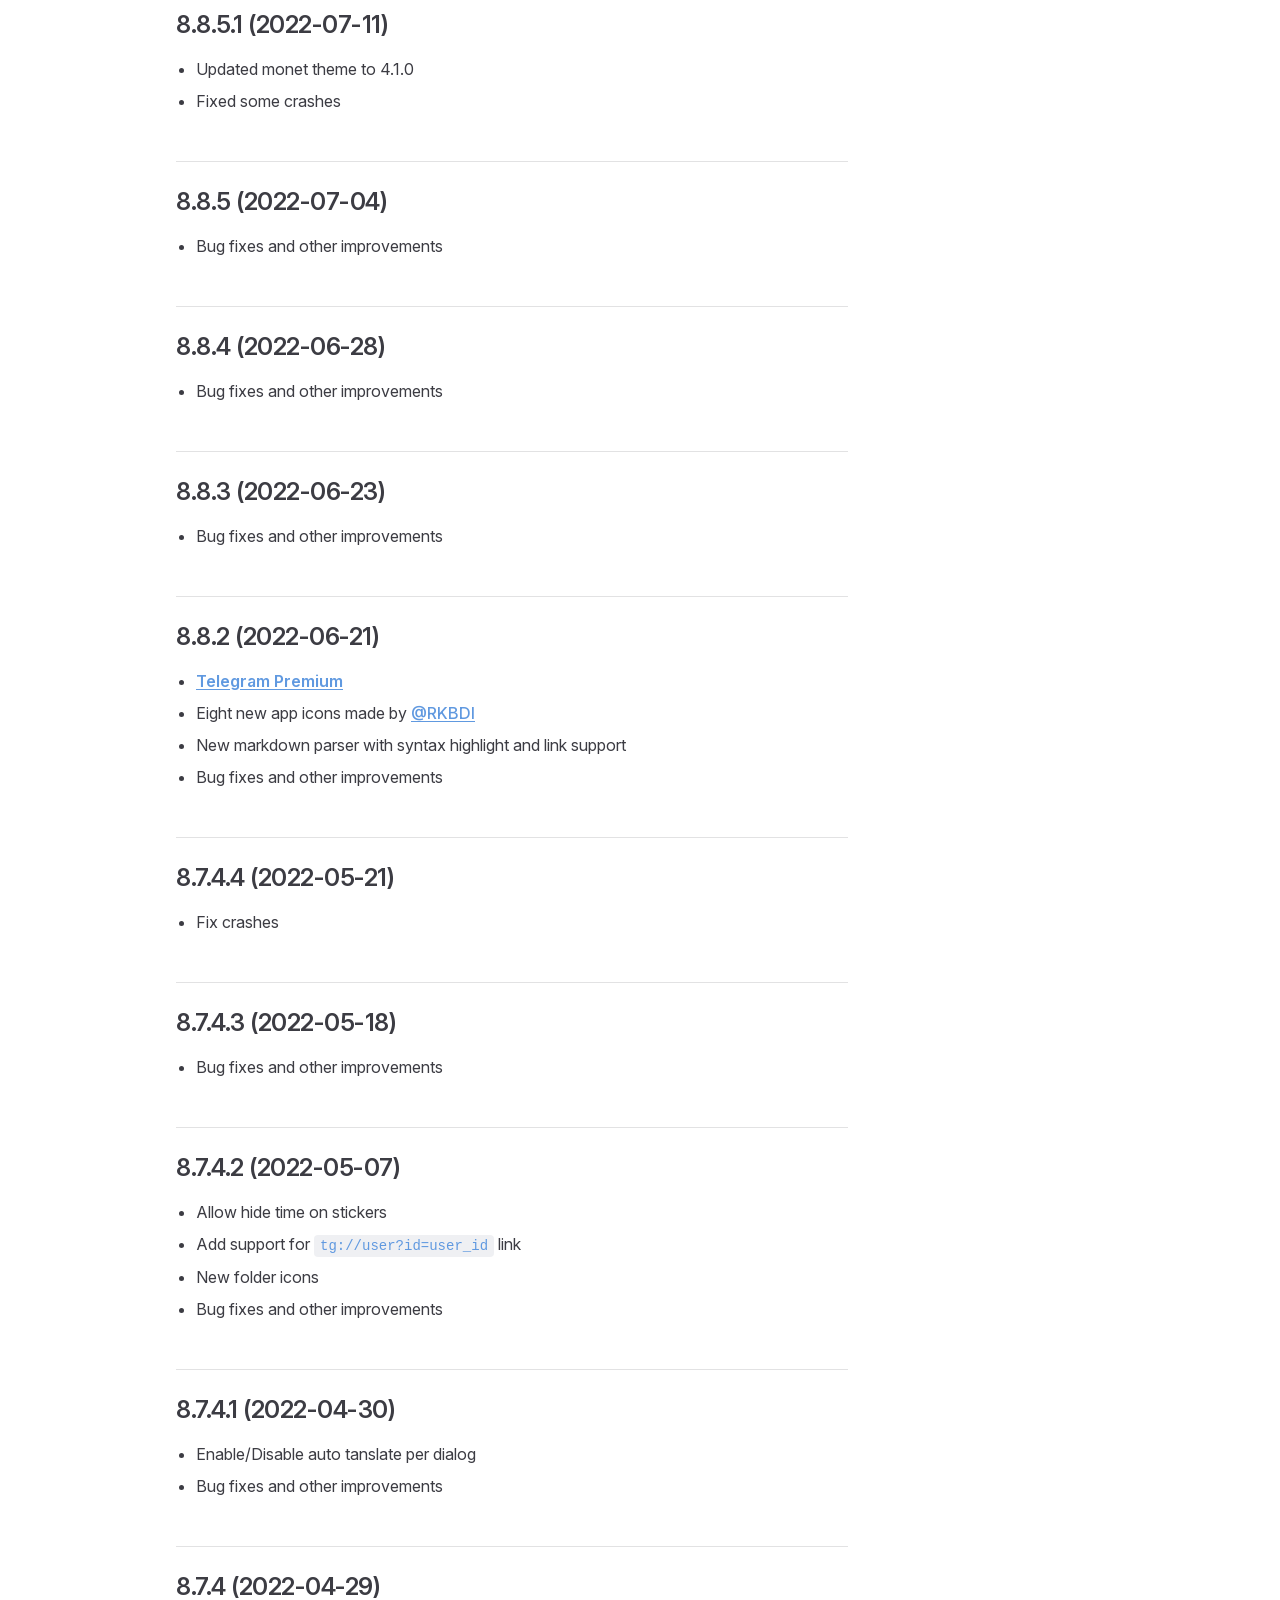
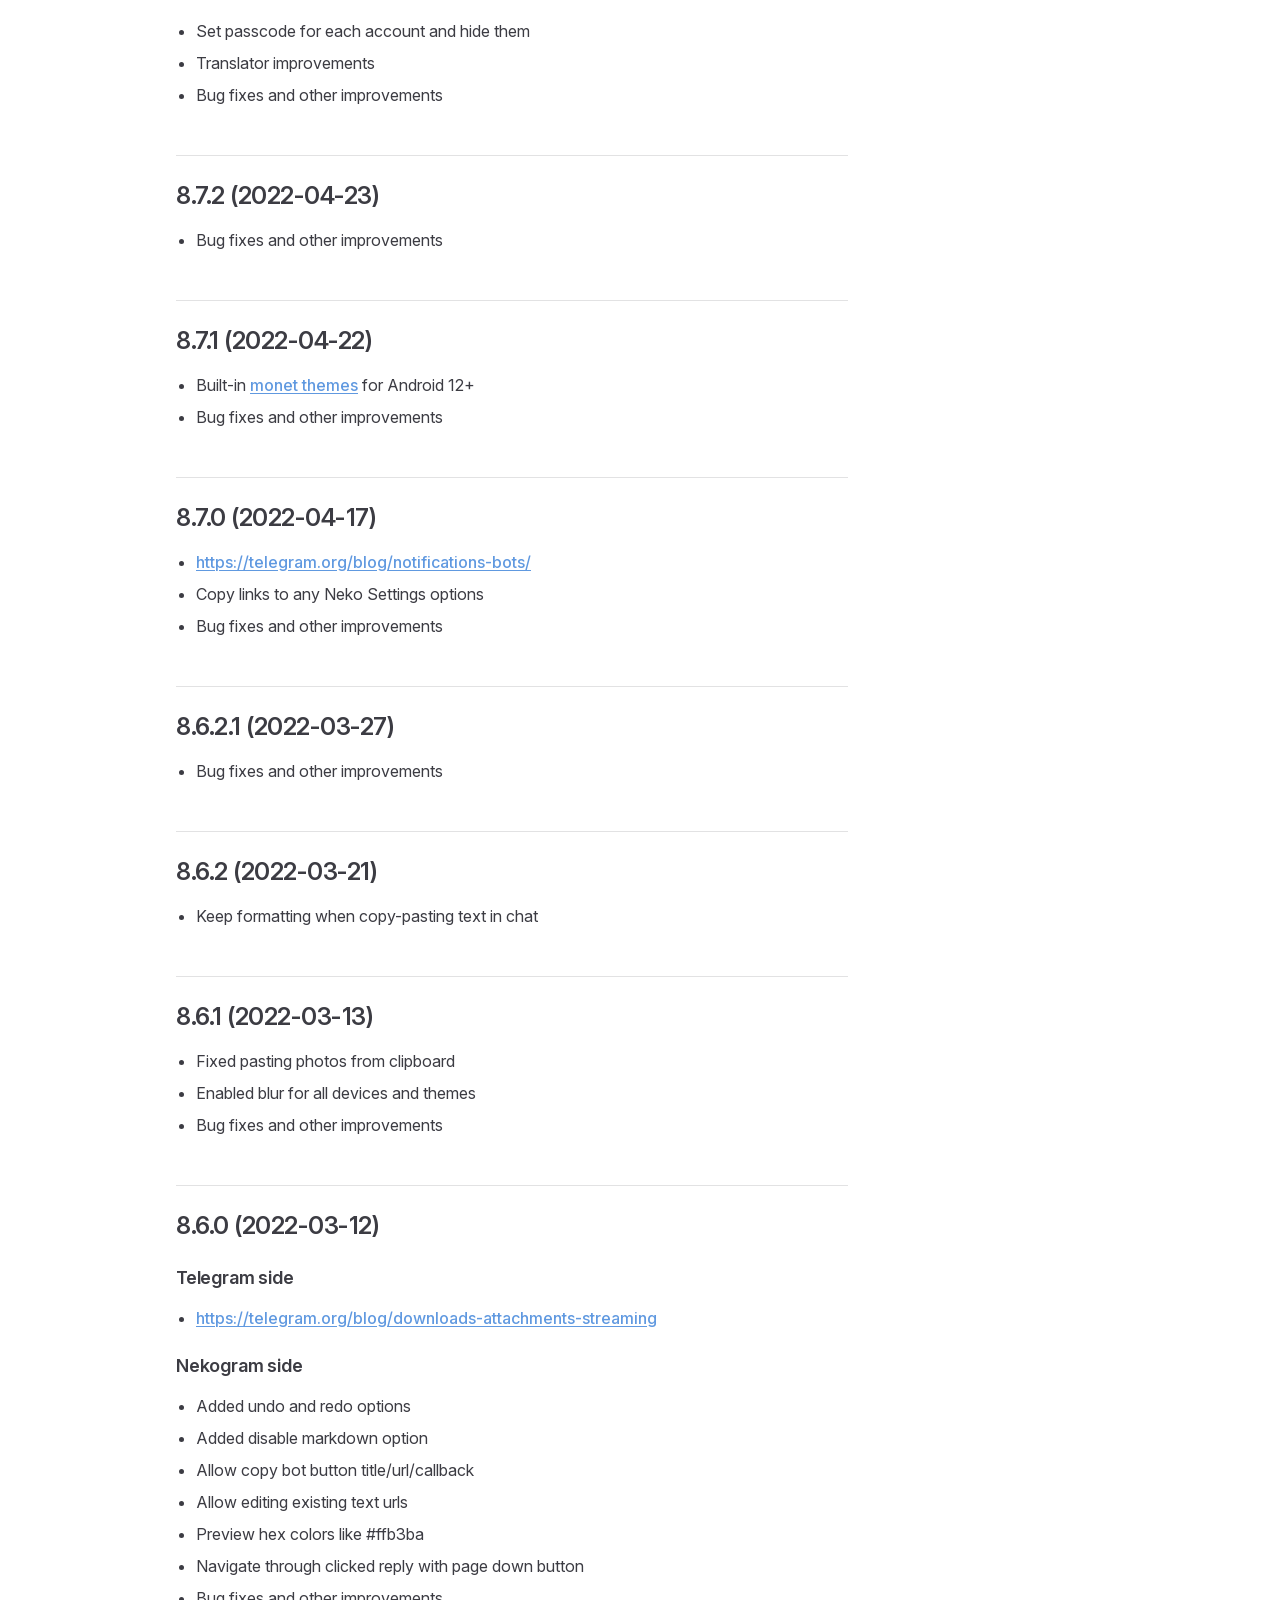
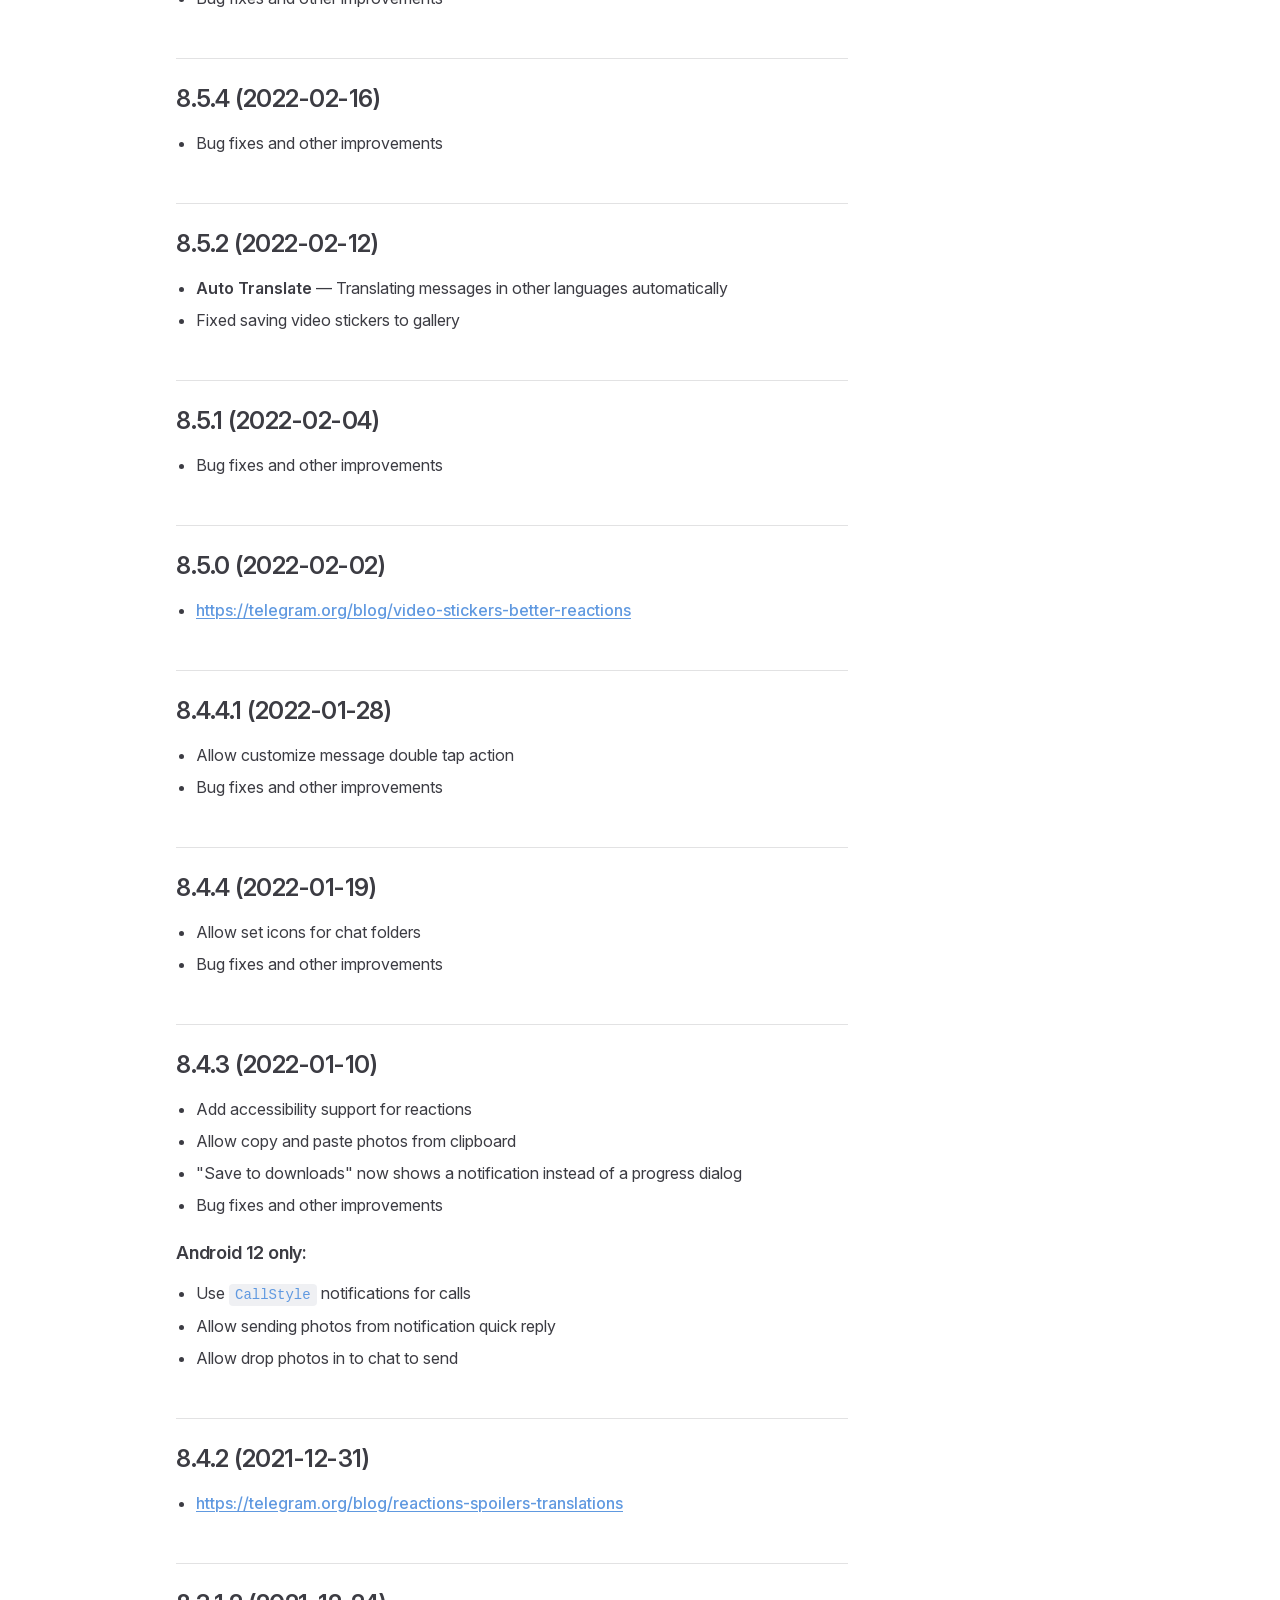
<file: changelog-archived.html>
<!DOCTYPE html>
<html lang="en-US" dir="ltr">
  <head>
    <meta charset="utf-8">
    <meta name="viewport" content="width=device-width,initial-scale=1">
    <title>More Changelogs | Nekogram</title>
    <meta name="description" content="Open-source third-party Telegram client with few but useful mods">
    <meta name="generator" content="VitePress v2.0.0-alpha.21">
    
    <link rel="preload stylesheet" href="/assets/style.M0fPwA57.css" as="style">
    <link rel="preload stylesheet" href="/assets/vp-icons.fd40e4e6.css" as="style">
    <script type="module" src="/assets/chunks/metadata.8586a3b8.js"></script>
    <script type="module" src="/assets/app.Do6iyLoe.js"></script>
    <link rel="preload" href="/assets/inter-roman-latin.BGqfVNJZ.woff2" as="font" type="font/woff2" crossorigin="">
    <link rel="modulepreload" href="/assets/chunks/framework.DU75x1fv.js">
    <link rel="modulepreload" href="/assets/chunks/theme.CH-MltRp.js">
    <link rel="modulepreload" href="/assets/changelog-archived.md.DOmAuL4p.lean.js">
    <script async src="https://www.googletagmanager.com/gtag/js?id=G-BFBNXGKZQW"></script>
    <script>window.dataLayer=window.dataLayer||[];function gtag(){dataLayer.push(arguments)}gtag(`js`,new Date),gtag(`config`,`G-BFBNXGKZQW`);</script>
    <meta name="theme-color" content="#C4DEFF">
    <link rel="icon" href="/favicon.ico" sizes="48x48">
    <link rel="apple-touch-icon" href="/apple-touch-icon-180x180.png">
    <link rel="manifest" href="/manifest.webmanifest">
    <script id="check-dark-mode">(()=>{let e=localStorage.getItem(`vitepress-theme-appearance`)||`auto`,t=window.matchMedia(`(prefers-color-scheme: dark)`).matches;(!e||e===`auto`?t:e===`dark`)&&document.documentElement.classList.add(`dark`)})();</script>
    <script id="check-mac-os">document.documentElement.classList.toggle(`mac`,/Mac|iPhone|iPod|iPad/i.test(navigator.platform));</script>
  </head>
  <body>
    <div id="app"><div class="Layout" data-v-7e38a135><!--[--><!--]--><!--[--><span tabindex="-1" data-v-ef2166e1></span><a href="#VPContent" class="VPSkipLink visually-hidden" data-v-ef2166e1>Skip to content</a><!--]--><!----><header class="VPNav" data-v-7e38a135 data-v-201d4837><div class="VPNavBar top" data-v-201d4837 data-v-f4a0b221><div class="wrapper" data-v-f4a0b221><div class="container" data-v-f4a0b221><div class="title" data-v-f4a0b221><div class="VPNavBarTitle" data-v-f4a0b221 data-v-91968c33><a class="title" href="/" title="Nekogram" data-v-91968c33><!--[--><!--]--><!----><span data-v-91968c33>Nekogram</span><!--[--><!--]--></a></div></div><div class="content" data-v-f4a0b221><div class="content-body" data-v-f4a0b221><!--[--><!--]--><div class="VPNavBarSearch search" data-v-f4a0b221 data-v-53ce333e><!----></div><nav aria-label="Main Navigation" class="VPNavMenu VPNavBarMenu menu" data-v-f4a0b221 data-v-f2b27659><ul class="list" data-v-f2b27659><!--[--><li class="" data-v-f2b27659><a class="VPLink link VPNavMenuLink VPNavBarMenuLink" href="/download" data-v-f2b27659 data-v-08c98c0f data-v-0f8def7a><!--[--><span dir="auto" data-v-08c98c0f>Download</span><!--]--></a></li><li class="" data-v-f2b27659><a class="VPLink link VPNavMenuLink VPNavBarMenuLink" href="/changelog" data-v-f2b27659 data-v-08c98c0f data-v-0f8def7a><!--[--><span dir="auto" data-v-08c98c0f>Changelog</span><!--]--></a></li><!--]--></ul></nav><!----><div class="VPNavAppearance VPNavBarAppearance appearance" data-v-f4a0b221 data-v-af2ba214><!----><button class="VPSwitch VPSwitchAppearance" type="button" role="switch" title aria-label="Appearance" aria-checked="false" data-v-af2ba214 data-v-9126ea7f data-v-d14308b9><span class="check" data-v-d14308b9><span class="icon" data-v-d14308b9><!--[--><span class="vpi-sun sun" aria-hidden="true" data-v-9126ea7f></span><span class="vpi-moon moon" aria-hidden="true" data-v-9126ea7f></span><!--]--></span></span></button></div><ul class="VPSocialLinks VPNavSocialLinks VPNavBarSocialLinks social-links" data-v-f4a0b221 data-v-07f6e6d5 data-v-c257d51e><!--[--><li data-v-c257d51e><a class="VPSocialLink no-icon" href="https://t.me/nekoupdates" aria-label="telegram" target="_blank" rel="me noopener" data-v-c257d51e data-v-b08e7265><span class="vpi-simple-icons-telegram" data-v-b08e7265 data-v-890c5b71></span></a></li><li data-v-c257d51e><a class="VPSocialLink no-icon" href="https://neko.crowdin.com/nekogram" aria-label="crowdin" target="_blank" rel="me noopener" data-v-c257d51e data-v-b08e7265><span class="vpi-simple-icons-crowdin" data-v-b08e7265 data-v-890c5b71></span></a></li><li data-v-c257d51e><a class="VPSocialLink no-icon" href="https://github.com/Nekogram/Nekogram" aria-label="github" target="_blank" rel="me noopener" data-v-c257d51e data-v-b08e7265><span class="vpi-simple-icons-github" data-v-b08e7265 data-v-890c5b71></span></a></li><!--]--></ul><!----><!--[--><!--]--><button type="button" class="VPNavBarHamburger hamburger" aria-label="Menu" aria-expanded="false" data-v-f4a0b221 data-v-c31e41b5><span class="container" aria-hidden="true" data-v-c31e41b5><span class="top" data-v-c31e41b5></span><span class="middle" data-v-c31e41b5></span><span class="bottom" data-v-c31e41b5></span></span></button></div></div></div></div><div class="divider" data-v-f4a0b221><div class="divider-line" data-v-f4a0b221></div></div></div><!----></header><div class="VPLocalNav empty fixed" data-v-7e38a135 data-v-0702b41c><div class="container" data-v-0702b41c><!----><div class="VPLocalNavOutlineDropdown" style="--vp-vh:0px;" data-allow-mismatch="style" data-v-0702b41c data-v-33e51d80><button type="button" data-v-33e51d80>Return to top</button><!----></div></div></div><!----><div class="VPContent" id="VPContent" data-v-7e38a135 data-v-f0e4a8cc><div class="VPDoc has-aside" data-v-f0e4a8cc data-v-89563543><!--[--><!--]--><div class="container" data-v-89563543><div class="aside" data-v-89563543><div class="aside-curtain" data-v-89563543></div><div class="aside-container" data-v-89563543><div class="aside-content" data-v-89563543><div class="VPDocAside" data-v-89563543 data-v-5ef2eff3><!--[--><!--]--><!--[--><!--]--><nav aria-labelledby="doc-outline-aria-label" class="VPDocAsideOutline" data-v-5ef2eff3 data-v-e4505eb2><div class="content" data-v-e4505eb2><div class="outline-marker" data-v-e4505eb2></div><div aria-level="2" class="outline-title" id="doc-outline-aria-label" role="heading" data-v-e4505eb2>On this page</div><ul class="VPDocOutlineItem root" data-v-e4505eb2 data-v-8e2b9559><!--[--><!--]--></ul></div></nav><!--[--><!--]--><div class="spacer" data-v-5ef2eff3></div><!--[--><!--]--><!----><!--[--><!--]--><!--[--><!--]--></div></div></div></div><div class="content" data-v-89563543><div class="content-container" data-v-89563543><!--[--><!--]--><main class="main" data-v-89563543><div style="position:relative;" class="vp-doc _changelog-archived" data-v-89563543><div><h1 id="more-changelogs" tabindex="-1">More Changelogs <a class="header-anchor" href="#more-changelogs" aria-label="Permalink to “More Changelogs”">​</a></h1><h2 id="_11-14-1-2025-08-14" tabindex="-1">11.14.1 (2025-08-14) <a class="header-anchor" href="#_11-14-1-2025-08-14" aria-label="Permalink to “11.14.1 (2025-08-14)”">​</a></h2><ul><li><a href="https://telegram.org/blog/post-search-story-albums-and-more" target="_blank" rel="noreferrer">https://telegram.org/blog/post-search-story-albums-and-more</a></li><li>Bug fixes and other improvements</li></ul><h2 id="_11-13-0-2025-07-05" tabindex="-1">11.13.0 (2025-07-05) <a class="header-anchor" href="#_11-13-0-2025-07-05" aria-label="Permalink to “11.13.0 (2025-07-05)”">​</a></h2><ul><li><a href="https://telegram.org/blog/checklists-suggested-posts" target="_blank" rel="noreferrer">https://telegram.org/blog/checklists-suggested-posts</a></li><li>Bug fixes and other improvements</li></ul><h2 id="_11-12-1-2025-06-28" tabindex="-1">11.12.1 (2025-06-28) <a class="header-anchor" href="#_11-12-1-2025-06-28" aria-label="Permalink to “11.12.1 (2025-06-28)”">​</a></h2><ul><li>Fixed translating long messages with Google Translate</li><li>Bug fixes and other improvements</li></ul><h2 id="_11-12-0-2025-06-06" tabindex="-1">11.12.0 (2025-06-06) <a class="header-anchor" href="#_11-12-0-2025-06-06" aria-label="Permalink to “11.12.0 (2025-06-06)”">​</a></h2><ul><li><a href="https://telegram.org/blog/direct-to-channel-trim-voice-and-more" target="_blank" rel="noreferrer">https://telegram.org/blog/direct-to-channel-trim-voice-and-more</a></li><li><a href="https://telegram.org/blog/gift-marketplace-and-more" target="_blank" rel="noreferrer">https://telegram.org/blog/gift-marketplace-and-more</a></li><li>Bug fixes and other improvements</li></ul><h2 id="_11-9-2-2025-05-02" tabindex="-1">11.9.2 (2025-05-02) <a class="header-anchor" href="#_11-9-2-2025-05-02" aria-label="Permalink to “11.9.2 (2025-05-02)”">​</a></h2><ul><li><a href="https://telegram.org/blog/group-calls-made-easy" target="_blank" rel="noreferrer">https://telegram.org/blog/group-calls-made-easy</a></li><li>Bug fixes and other improvements</li></ul><h2 id="_11-9-0-2025-03-27" tabindex="-1">11.9.0 (2025-03-27) <a class="header-anchor" href="#_11-9-0-2025-03-27" aria-label="Permalink to “11.9.0 (2025-03-27)”">​</a></h2><ul><li>Bug fixes and other improvements</li></ul><h2 id="_11-8-2-2025-03-12" tabindex="-1">11.8.2 (2025-03-12) <a class="header-anchor" href="#_11-8-2-2025-03-12" aria-label="Permalink to “11.8.2 (2025-03-12)”">​</a></h2><ul><li><a href="https://telegram.org/blog/star-messages-gateway-2-0-and-more" target="_blank" rel="noreferrer">https://telegram.org/blog/star-messages-gateway-2-0-and-more</a></li><li>Support sending videos with original quality</li><li>Bug fixes and other improvements</li></ul><h2 id="_11-7-0-2025-01-29" tabindex="-1">11.7.0 (2025-01-29) <a class="header-anchor" href="#_11-7-0-2025-01-29" aria-label="Permalink to “11.7.0 (2025-01-29)”">​</a></h2><ul><li><a href="https://telegram.org/blog/collectible-gifts-and-more" target="_blank" rel="noreferrer">https://telegram.org/blog/collectible-gifts-and-more</a></li><li><a href="https://telegram.org/blog/wear-gifts-blockchain-and-more" target="_blank" rel="noreferrer">https://telegram.org/blog/wear-gifts-blockchain-and-more</a></li><li>Bug fixes and other improvements</li></ul><h2 id="_11-5-3s-2025-01-01" tabindex="-1">11.5.3S (2025-01-01) <a class="header-anchor" href="#_11-5-3s-2025-01-01" aria-label="Permalink to “11.5.3S (2025-01-01)”">​</a></h2><ul><li>Streaming videos in other apps</li><li>Support sending videos up to 4K resolution</li><li>Bug fixes and other improvements</li></ul><h2 id="_11-5-3-2024-12-09" tabindex="-1">11.5.3 (2024-12-09) <a class="header-anchor" href="#_11-5-3-2024-12-09" aria-label="Permalink to “11.5.3 (2024-12-09)”">​</a></h2><ul><li><a href="https://telegram.org/blog/affiliate-programs-ai-sticker-search" target="_blank" rel="noreferrer">https://telegram.org/blog/affiliate-programs-ai-sticker-search</a></li><li>Bug fixes and other improvements</li></ul><h2 id="_11-4-2-2024-11-25" tabindex="-1">11.4.2 (2024-11-25) <a class="header-anchor" href="#_11-4-2-2024-11-25" aria-label="Permalink to “11.4.2 (2024-11-25)”">​</a></h2><ul><li><a href="https://telegram.org/blog/dynamic-video-quality-and-more" target="_blank" rel="noreferrer">https://telegram.org/blog/dynamic-video-quality-and-more</a></li><li><a href="https://telegram.org/blog/fullscreen-miniapps-and-more" target="_blank" rel="noreferrer">https://telegram.org/blog/fullscreen-miniapps-and-more</a></li><li>Bug fixes and other improvements</li></ul><h2 id="_11-2-3-2024-10-25" tabindex="-1">11.2.3 (2024-10-25) <a class="header-anchor" href="#_11-2-3-2024-10-25" aria-label="Permalink to “11.2.3 (2024-10-25)”">​</a></h2><ul><li><a href="https://telegram.org/blog/gifts-verification-platform" target="_blank" rel="noreferrer">https://telegram.org/blog/gifts-verification-platform</a></li><li>Bug fixes and other improvements</li></ul><h2 id="_11-1-3-2024-09-13" tabindex="-1">11.1.3 (2024-09-13) <a class="header-anchor" href="#_11-1-3-2024-09-13" aria-label="Permalink to “11.1.3 (2024-09-13)”">​</a></h2><ul><li><a href="https://telegram.org/blog/star-giveaways-iv-in-browser" target="_blank" rel="noreferrer">https://telegram.org/blog/star-giveaways-iv-in-browser</a></li><li>Bug fixes and other improvements</li></ul><h2 id="_11-0-0-2024-08-16" tabindex="-1">11.0.0 (2024-08-16) <a class="header-anchor" href="#_11-0-0-2024-08-16" aria-label="Permalink to “11.0.0 (2024-08-16)”">​</a></h2><ul><li><a href="https://telegram.org/blog/superchannels-star-reactions-subscriptions" target="_blank" rel="noreferrer">https://telegram.org/blog/superchannels-star-reactions-subscriptions</a></li><li><a href="https://telegram.org/blog/w3-browser-mini-app-store" target="_blank" rel="noreferrer">https://telegram.org/blog/w3-browser-mini-app-store</a></li><li>Quick menu to search photos using Google Lens</li><li>Support transcribing voice messages with Cloudflare Workers AI</li><li>Bug fixes and other improvements</li></ul><h2 id="_10-14-5-2024-07-12" tabindex="-1">10.14.5 (2024-07-12) <a class="header-anchor" href="#_10-14-5-2024-07-12" aria-label="Permalink to “10.14.5 (2024-07-12)”">​</a></h2><ul><li>Bug fixes and other improvements</li></ul><h2 id="_10-14-3-2024-07-03" tabindex="-1">10.14.3 (2024-07-03) <a class="header-anchor" href="#_10-14-3-2024-07-03" aria-label="Permalink to “10.14.3 (2024-07-03)”">​</a></h2><ul><li>Bug fixes and other improvements</li></ul><h2 id="_10-14-2-2024-07-01" tabindex="-1">10.14.2 (2024-07-01) <a class="header-anchor" href="#_10-14-2-2024-07-01" aria-label="Permalink to “10.14.2 (2024-07-01)”">​</a></h2><ul><li><a href="https://telegram.org/blog/mini-app-bar-paid-media-and-more" target="_blank" rel="noreferrer">https://telegram.org/blog/mini-app-bar-paid-media-and-more</a></li><li>Bug fixes and other improvements</li></ul><h2 id="_10-13-1-1-2024-06-16" tabindex="-1">10.13.1.1 (2024-06-16) <a class="header-anchor" href="#_10-13-1-1-2024-06-16" aria-label="Permalink to “10.13.1.1 (2024-06-16)”">​</a></h2><ul><li>Changed API ID (<a href="/api-id-migration">learn more</a>)</li></ul><h2 id="_10-13-1-2024-06-06" tabindex="-1">10.13.1 (2024-06-06) <a class="header-anchor" href="#_10-13-1-2024-06-06" aria-label="Permalink to “10.13.1 (2024-06-06)”">​</a></h2><ul><li><a href="https://telegram.org/blog/message-effects-and-more" target="_blank" rel="noreferrer">https://telegram.org/blog/message-effects-and-more</a></li><li>Option to fix link preview automatically</li><li>Bug fixes and other improvements</li></ul><h2 id="_10-12-0-2024-05-03" tabindex="-1">10.12.0 (2024-05-03) <a class="header-anchor" href="#_10-12-0-2024-05-03" aria-label="Permalink to “10.12.0 (2024-05-03)”">​</a></h2><ul><li><a href="https://telegram.org/blog/my-profile-and-15-more" target="_blank" rel="noreferrer">https://telegram.org/blog/my-profile-and-15-more</a></li><li><a href="https://telegram.org/blog/sticker-maker" target="_blank" rel="noreferrer">https://telegram.org/blog/sticker-maker</a></li><li>Bug fixes and other improvements</li></ul><h2 id="_10-10-1-2024-04-02" tabindex="-1">10.10.1 (2024-04-02) <a class="header-anchor" href="#_10-10-1-2024-04-02" aria-label="Permalink to “10.10.1 (2024-04-02)”">​</a></h2><ul><li><a href="https://telegram.org/blog/telegram-business" target="_blank" rel="noreferrer">https://telegram.org/blog/telegram-business</a></li><li><a href="https://telegram.org/blog/monetization-for-channels" target="_blank" rel="noreferrer">https://telegram.org/blog/monetization-for-channels</a></li><li>Media filters in messages search</li><li>Bug fixes and other improvements</li></ul><h2 id="_10-9-1-2024-03-10" tabindex="-1">10.9.1 (2024-03-10) <a class="header-anchor" href="#_10-9-1-2024-03-10" aria-label="Permalink to “10.9.1 (2024-03-10)”">​</a></h2><ul><li>Bug fixes and other improvements</li></ul><h2 id="_10-8-1-2024-02-21" tabindex="-1">10.8.1 (2024-02-21) <a class="header-anchor" href="#_10-8-1-2024-02-21" aria-label="Permalink to “10.8.1 (2024-02-21)”">​</a></h2><ul><li><a href="https://telegram.org/blog/february2024" target="_blank" rel="noreferrer">https://telegram.org/blog/february2024</a></li><li>Bug fixes and other improvements</li></ul><h2 id="_10-6-4-2024-02-08" tabindex="-1">10.6.4 (2024-02-08) <a class="header-anchor" href="#_10-6-4-2024-02-08" aria-label="Permalink to “10.6.4 (2024-02-08)”">​</a></h2><ul><li><a href="https://telegram.org/blog/new-saved-messages-and-9-more" target="_blank" rel="noreferrer">https://telegram.org/blog/new-saved-messages-and-9-more</a></li><li>Bug fixes and other improvements</li></ul><h2 id="_10-6-1-2024-01-19" tabindex="-1">10.6.1 (2024-01-19) <a class="header-anchor" href="#_10-6-1-2024-01-19" aria-label="Permalink to “10.6.1 (2024-01-19)”">​</a></h2><ul><li>Bug fixes and other improvements</li></ul><h2 id="_10-5-0-2024-01-01" tabindex="-1">10.5.0 (2024-01-01) <a class="header-anchor" href="#_10-5-0-2024-01-01" aria-label="Permalink to “10.5.0 (2024-01-01)”">​</a></h2><ul><li><a href="https://telegram.org/blog/posts-in-stories-and-more" target="_blank" rel="noreferrer">https://telegram.org/blog/posts-in-stories-and-more</a></li><li><a href="https://telegram.org/blog/calls-and-bots" target="_blank" rel="noreferrer">https://telegram.org/blog/calls-and-bots</a></li><li>Bug fixes and other improvements</li></ul><h2 id="_10-3-2-2023-12-06" tabindex="-1">10.3.2 (2023-12-06) <a class="header-anchor" href="#_10-3-2-2023-12-06" aria-label="Permalink to “10.3.2 (2023-12-06)”">​</a></h2><ul><li><a href="https://telegram.org/blog/similar-channels" target="_blank" rel="noreferrer">https://telegram.org/blog/similar-channels</a></li><li>Bug fixes and other improvements</li></ul><h2 id="_10-2-9-2023-11-16" tabindex="-1">10.2.9 (2023-11-16) <a class="header-anchor" href="#_10-2-9-2023-11-16" aria-label="Permalink to “10.2.9 (2023-11-16)”">​</a></h2><ul><li>Bug fixes and other improvements</li></ul><h2 id="_10-2-6-2023-11-08" tabindex="-1">10.2.6 (2023-11-08) <a class="header-anchor" href="#_10-2-6-2023-11-08" aria-label="Permalink to “10.2.6 (2023-11-08)”">​</a></h2><ul><li>Bug fixes and other improvements</li></ul><h2 id="_10-2-3-2023-11-02" tabindex="-1">10.2.3 (2023-11-02) <a class="header-anchor" href="#_10-2-3-2023-11-02" aria-label="Permalink to “10.2.3 (2023-11-02)”">​</a></h2><ul><li>Bug fixes and other improvements</li></ul><h2 id="_10-2-2-2023-11-01" tabindex="-1">10.2.2 (2023-11-01) <a class="header-anchor" href="#_10-2-2-2023-11-01" aria-label="Permalink to “10.2.2 (2023-11-01)”">​</a></h2><ul><li>Bug fixes and other improvements</li></ul><h2 id="_10-2-0-2023-10-30" tabindex="-1">10.2.0 (2023-10-30) <a class="header-anchor" href="#_10-2-0-2023-10-30" aria-label="Permalink to “10.2.0 (2023-10-30)”">​</a></h2><ul><li><a href="https://telegram.org/blog/reply-revolution" target="_blank" rel="noreferrer">https://telegram.org/blog/reply-revolution</a></li><li>Bug fixes and other improvements</li></ul><h2 id="_10-1-1-1-2023-10-14" tabindex="-1">10.1.1.1 (2023-10-14) <a class="header-anchor" href="#_10-1-1-1-2023-10-14" aria-label="Permalink to “10.1.1.1 (2023-10-14)”">​</a></h2><ul><li>Bug fixes and other improvements</li></ul><h2 id="_10-1-1-2023-09-24" tabindex="-1">10.1.1 (2023-09-24) <a class="header-anchor" href="#_10-1-1-2023-09-24" aria-label="Permalink to “10.1.1 (2023-09-24)”">​</a></h2><ul><li><a href="https://telegram.org/blog/channel-stories" target="_blank" rel="noreferrer">https://telegram.org/blog/channel-stories</a></li><li>Bug fixes and other improvements</li></ul><h2 id="_10-0-9-2023-09-18" tabindex="-1">10.0.9 (2023-09-18) <a class="header-anchor" href="#_10-0-9-2023-09-18" aria-label="Permalink to “10.0.9 (2023-09-18)”">​</a></h2><ul><li>Bug fixes and other improvements</li></ul><h2 id="_10-0-8-2023-09-15" tabindex="-1">10.0.8 (2023-09-15) <a class="header-anchor" href="#_10-0-8-2023-09-15" aria-label="Permalink to “10.0.8 (2023-09-15)”">​</a></h2><ul><li>Backup Neko Settings with Cloud Settings</li><li>Bug fixes and other improvements</li></ul><h2 id="_10-0-5-2023-09-07" tabindex="-1">10.0.5 (2023-09-07) <a class="header-anchor" href="#_10-0-5-2023-09-07" aria-label="Permalink to “10.0.5 (2023-09-07)”">​</a></h2><ul><li>Allow replacing forward with quick forward menu</li><li>Set &quot;delete own messages&quot; to only delete messages before a date</li><li>Bug fixes and other improvements</li></ul><h2 id="_10-0-4-2023-08-27" tabindex="-1">10.0.4 (2023-08-27) <a class="header-anchor" href="#_10-0-4-2023-08-27" aria-label="Permalink to “10.0.4 (2023-08-27)”">​</a></h2><ul><li>Bug fixes and other improvements</li></ul><h2 id="_10-0-1-2023-08-20" tabindex="-1">10.0.1 (2023-08-20) <a class="header-anchor" href="#_10-0-1-2023-08-20" aria-label="Permalink to “10.0.1 (2023-08-20)”">​</a></h2><ul><li><a href="https://telegram.org/blog/stories" target="_blank" rel="noreferrer">https://telegram.org/blog/stories</a></li></ul><h2 id="_9-7-6-2023-08-07" tabindex="-1">9.7.6 (2023-08-07) <a class="header-anchor" href="#_9-7-6-2023-08-07" aria-label="Permalink to “9.7.6 (2023-08-07)”">​</a></h2><ul><li>Bug fixes and other improvements</li></ul><h2 id="_9-7-4-2023-08-05" tabindex="-1">9.7.4 (2023-08-05) <a class="header-anchor" href="#_9-7-4-2023-08-05" aria-label="Permalink to “9.7.4 (2023-08-05)”">​</a></h2><ul><li>Stories</li><li>Bug fixes and other improvements</li></ul><h2 id="_9-6-7-2023-06-02" tabindex="-1">9.6.7 (2023-06-02) <a class="header-anchor" href="#_9-6-7-2023-06-02" aria-label="Permalink to “9.6.7 (2023-06-02)”">​</a></h2><ul><li>Bug fixes and other improvements</li></ul><h2 id="_9-6-5-2023-05-05" tabindex="-1">9.6.5 (2023-05-05) <a class="header-anchor" href="#_9-6-5-2023-05-05" aria-label="Permalink to “9.6.5 (2023-05-05)”">​</a></h2><ul><li>Bug fixes and other improvements</li></ul><h2 id="_9-6-3-2023-04-28" tabindex="-1">9.6.3 (2023-04-28) <a class="header-anchor" href="#_9-6-3-2023-04-28" aria-label="Permalink to “9.6.3 (2023-04-28)”">​</a></h2><ul><li>Bug fixes and other improvements</li></ul><h2 id="_9-6-2-2023-04-26" tabindex="-1">9.6.2 (2023-04-26) <a class="header-anchor" href="#_9-6-2-2023-04-26" aria-label="Permalink to “9.6.2 (2023-04-26)”">​</a></h2><ul><li><a href="https://telegram.org/blog/shareable-folders-custom-wallpapers" target="_blank" rel="noreferrer">https://telegram.org/blog/shareable-folders-custom-wallpapers</a></li><li>Scan QR Codes on images directly in chat</li><li>Bug fixes and other improvements</li></ul><h2 id="_9-5-8-2023-04-06" tabindex="-1">9.5.8 (2023-04-06) <a class="header-anchor" href="#_9-5-8-2023-04-06" aria-label="Permalink to “9.5.8 (2023-04-06)”">​</a></h2><ul><li>Redesigned forward menu</li><li>Bug fixes and other improvements</li></ul><h2 id="_9-5-7-2023-03-31" tabindex="-1">9.5.7 (2023-03-31) <a class="header-anchor" href="#_9-5-7-2023-03-31" aria-label="Permalink to “9.5.7 (2023-03-31)”">​</a></h2><ul><li>Bug fixes and other improvements</li></ul><h2 id="_9-5-6-2023-03-24" tabindex="-1">9.5.6 (2023-03-24) <a class="header-anchor" href="#_9-5-6-2023-03-24" aria-label="Permalink to “9.5.6 (2023-03-24)”">​</a></h2><ul><li>Bug fixes and other improvements</li></ul><h2 id="_9-5-3-2023-03-14" tabindex="-1">9.5.3 (2023-03-14) <a class="header-anchor" href="#_9-5-3-2023-03-14" aria-label="Permalink to “9.5.3 (2023-03-14)”">​</a></h2><ul><li>Bug fixes and other improvements</li></ul><h2 id="_9-5-2-2023-03-11" tabindex="-1">9.5.2 (2023-03-11) <a class="header-anchor" href="#_9-5-2-2023-03-11" aria-label="Permalink to “9.5.2 (2023-03-11)”">​</a></h2><ul><li>Bug fixes and other improvements</li></ul><h2 id="_9-5-0-2023-03-08" tabindex="-1">9.5.0 (2023-03-08) <a class="header-anchor" href="#_9-5-0-2023-03-08" aria-label="Permalink to “9.5.0 (2023-03-08)”">​</a></h2><ul><li><a href="https://telegram.org/blog/power-saving" target="_blank" rel="noreferrer">https://telegram.org/blog/power-saving</a></li></ul><h2 id="_9-4-8-2023-02-27" tabindex="-1">9.4.8 (2023-02-27) <a class="header-anchor" href="#_9-4-8-2023-02-27" aria-label="Permalink to “9.4.8 (2023-02-27)”">​</a></h2><ul><li>Bug fixes and other improvements</li></ul><h2 id="_9-4-5-2023-02-25" tabindex="-1">9.4.5 (2023-02-25) <a class="header-anchor" href="#_9-4-5-2023-02-25" aria-label="Permalink to “9.4.5 (2023-02-25)”">​</a></h2><ul><li><a href="https://telegram.org/blog/profile-pics-emoji-translations" target="_blank" rel="noreferrer">https://telegram.org/blog/profile-pics-emoji-translations</a></li></ul><h2 id="_9-3-3-1-2023-01-13" tabindex="-1">9.3.3.1 (2023-01-13) <a class="header-anchor" href="#_9-3-3-1-2023-01-13" aria-label="Permalink to “9.3.3.1 (2023-01-13)”">​</a></h2><ul><li>Customize emoji sets</li><li>Bug fixes and other improvements</li></ul><h2 id="_9-3-3-2023-01-04" tabindex="-1">9.3.3 (2023-01-04) <a class="header-anchor" href="#_9-3-3-2023-01-04" aria-label="Permalink to “9.3.3 (2023-01-04)”">​</a></h2><ul><li>Bug fixes and other improvements</li></ul><h2 id="_9-3-2-2022-12-31" tabindex="-1">9.3.2 (2022-12-31) <a class="header-anchor" href="#_9-3-2-2022-12-31" aria-label="Permalink to “9.3.2 (2022-12-31)”">​</a></h2><ul><li><a href="https://telegram.org/blog/hidden-media-zero-storage-profile-pics" target="_blank" rel="noreferrer">https://telegram.org/blog/hidden-media-zero-storage-profile-pics</a></li></ul><h2 id="_9-2-2-2022-12-09" tabindex="-1">9.2.2 (2022-12-09) <a class="header-anchor" href="#_9-2-2-2022-12-09" aria-label="Permalink to “9.2.2 (2022-12-09)”">​</a></h2><ul><li><a href="https://telegram.org/blog/ultimate-privacy-topics-2-0" target="_blank" rel="noreferrer">https://telegram.org/blog/ultimate-privacy-topics-2-0</a></li></ul><h2 id="_9-1-6-2022-11-27" tabindex="-1">9.1.6 (2022-11-27) <a class="header-anchor" href="#_9-1-6-2022-11-27" aria-label="Permalink to “9.1.6 (2022-11-27)”">​</a></h2><ul><li>&quot;Hide &#39;All Chats&#39; tab&quot; is back</li><li>Option to disable sticker packs auto-reorder</li><li>Bug fixes and other improvements</li></ul><h2 id="_9-1-3-2022-11-12" tabindex="-1">9.1.3 (2022-11-12) <a class="header-anchor" href="#_9-1-3-2022-11-12" aria-label="Permalink to “9.1.3 (2022-11-12)”">​</a></h2><ul><li>Bug fixes and other improvements</li></ul><h2 id="_9-1-2-2022-11-07" tabindex="-1">9.1.2 (2022-11-07) <a class="header-anchor" href="#_9-1-2-2022-11-07" aria-label="Permalink to “9.1.2 (2022-11-07)”">​</a></h2><ul><li><a href="https://telegram.org/blog/topics-in-groups-collectible-usernames" target="_blank" rel="noreferrer">https://telegram.org/blog/topics-in-groups-collectible-usernames</a></li><li>&quot;Set a reminder&quot; in message context menu</li></ul><h2 id="_9-0-2-2022-09-21" tabindex="-1">9.0.2 (2022-09-21) <a class="header-anchor" href="#_9-0-2-2022-09-21" aria-label="Permalink to “9.0.2 (2022-09-21)”">​</a></h2><h2 id="_9-0-0-2022-09-17" tabindex="-1">9.0.0 (2022-09-17) <a class="header-anchor" href="#_9-0-0-2022-09-17" aria-label="Permalink to “9.0.0 (2022-09-17)”">​</a></h2><ul><li><a href="https://telegram.org/blog/infinite-reactions-statuses" target="_blank" rel="noreferrer">https://telegram.org/blog/infinite-reactions-statuses</a></li><li>Themed icon support for more icons by @RKBDI</li></ul><h2 id="_8-9-3-1-2022-08-22" tabindex="-1">8.9.3.1 (2022-08-22) <a class="header-anchor" href="#_8-9-3-1-2022-08-22" aria-label="Permalink to “8.9.3.1 (2022-08-22)”">​</a></h2><ul><li>Added Save to Downloads to Download Manager</li><li>Updated monet theme to 8.9.0</li><li>Fixed Use system emoji</li></ul><h2 id="_8-9-3-2022-08-15" tabindex="-1">8.9.3 (2022-08-15) <a class="header-anchor" href="#_8-9-3-2022-08-15" aria-label="Permalink to “8.9.3 (2022-08-15)”">​</a></h2><ul><li>Bug fixes and other improvements</li></ul><h2 id="_8-9-2-2022-08-14" tabindex="-1">8.9.2 (2022-08-14) <a class="header-anchor" href="#_8-9-2-2022-08-14" aria-label="Permalink to “8.9.2 (2022-08-14)”">​</a></h2><ul><li><a href="https://telegram.org/blog/custom-emoji" target="_blank" rel="noreferrer">https://telegram.org/blog/custom-emoji</a></li></ul><h2 id="_8-8-5-1-2022-07-11" tabindex="-1">8.8.5.1 (2022-07-11) <a class="header-anchor" href="#_8-8-5-1-2022-07-11" aria-label="Permalink to “8.8.5.1 (2022-07-11)”">​</a></h2><ul><li>Updated monet theme to 4.1.0</li><li>Fixed some crashes</li></ul><h2 id="_8-8-5-2022-07-04" tabindex="-1">8.8.5 (2022-07-04) <a class="header-anchor" href="#_8-8-5-2022-07-04" aria-label="Permalink to “8.8.5 (2022-07-04)”">​</a></h2><ul><li>Bug fixes and other improvements</li></ul><h2 id="_8-8-4-2022-06-28" tabindex="-1">8.8.4 (2022-06-28) <a class="header-anchor" href="#_8-8-4-2022-06-28" aria-label="Permalink to “8.8.4 (2022-06-28)”">​</a></h2><ul><li>Bug fixes and other improvements</li></ul><h2 id="_8-8-3-2022-06-23" tabindex="-1">8.8.3 (2022-06-23) <a class="header-anchor" href="#_8-8-3-2022-06-23" aria-label="Permalink to “8.8.3 (2022-06-23)”">​</a></h2><ul><li>Bug fixes and other improvements</li></ul><h2 id="_8-8-2-2022-06-21" tabindex="-1">8.8.2 (2022-06-21) <a class="header-anchor" href="#_8-8-2-2022-06-21" aria-label="Permalink to “8.8.2 (2022-06-21)”">​</a></h2><ul><li><a href="https://telegram.org/blog/700-million-and-premium" target="_blank" rel="noreferrer"><strong>Telegram Premium</strong></a></li><li>Eight new app icons made by <a href="https://t.me/RKBDI" target="_blank" rel="noreferrer">@RKBDI</a></li><li>New markdown parser with syntax highlight and link support</li><li>Bug fixes and other improvements</li></ul><h2 id="_8-7-4-4-2022-05-21" tabindex="-1">8.7.4.4 (2022-05-21) <a class="header-anchor" href="#_8-7-4-4-2022-05-21" aria-label="Permalink to “8.7.4.4 (2022-05-21)”">​</a></h2><ul><li>Fix crashes</li></ul><h2 id="_8-7-4-3-2022-05-18" tabindex="-1">8.7.4.3 (2022-05-18) <a class="header-anchor" href="#_8-7-4-3-2022-05-18" aria-label="Permalink to “8.7.4.3 (2022-05-18)”">​</a></h2><ul><li>Bug fixes and other improvements</li></ul><h2 id="_8-7-4-2-2022-05-07" tabindex="-1">8.7.4.2 (2022-05-07) <a class="header-anchor" href="#_8-7-4-2-2022-05-07" aria-label="Permalink to “8.7.4.2 (2022-05-07)”">​</a></h2><ul><li>Allow hide time on stickers</li><li>Add support for <code>tg://user?id=user_id</code> link</li><li>New folder icons</li><li>Bug fixes and other improvements</li></ul><h2 id="_8-7-4-1-2022-04-30" tabindex="-1">8.7.4.1 (2022-04-30) <a class="header-anchor" href="#_8-7-4-1-2022-04-30" aria-label="Permalink to “8.7.4.1 (2022-04-30)”">​</a></h2><ul><li>Enable/Disable auto tanslate per dialog</li><li>Bug fixes and other improvements</li></ul><h2 id="_8-7-4-2022-04-29" tabindex="-1">8.7.4 (2022-04-29) <a class="header-anchor" href="#_8-7-4-2022-04-29" aria-label="Permalink to “8.7.4 (2022-04-29)”">​</a></h2><ul><li>Set passcode for each account and hide them</li><li>Translator improvements</li><li>Bug fixes and other improvements</li></ul><h2 id="_8-7-2-2022-04-23" tabindex="-1">8.7.2 (2022-04-23) <a class="header-anchor" href="#_8-7-2-2022-04-23" aria-label="Permalink to “8.7.2 (2022-04-23)”">​</a></h2><ul><li>Bug fixes and other improvements</li></ul><h2 id="_8-7-1-2022-04-22" tabindex="-1">8.7.1 (2022-04-22) <a class="header-anchor" href="#_8-7-1-2022-04-22" aria-label="Permalink to “8.7.1 (2022-04-22)”">​</a></h2><ul><li>Built-in <a href="https://github.com/c3r5b8/Telegram-Monet" target="_blank" rel="noreferrer">monet themes</a> for Android 12+</li><li>Bug fixes and other improvements</li></ul><h2 id="_8-7-0-2022-04-17" tabindex="-1">8.7.0 (2022-04-17) <a class="header-anchor" href="#_8-7-0-2022-04-17" aria-label="Permalink to “8.7.0 (2022-04-17)”">​</a></h2><ul><li><a href="https://telegram.org/blog/notifications-bots/" target="_blank" rel="noreferrer">https://telegram.org/blog/notifications-bots/</a></li><li>Copy links to any Neko Settings options</li><li>Bug fixes and other improvements</li></ul><h2 id="_8-6-2-1-2022-03-27" tabindex="-1">8.6.2.1 (2022-03-27) <a class="header-anchor" href="#_8-6-2-1-2022-03-27" aria-label="Permalink to “8.6.2.1 (2022-03-27)”">​</a></h2><ul><li>Bug fixes and other improvements</li></ul><h2 id="_8-6-2-2022-03-21" tabindex="-1">8.6.2 (2022-03-21) <a class="header-anchor" href="#_8-6-2-2022-03-21" aria-label="Permalink to “8.6.2 (2022-03-21)”">​</a></h2><ul><li>Keep formatting when copy-pasting text in chat</li></ul><h2 id="_8-6-1-2022-03-13" tabindex="-1">8.6.1 (2022-03-13) <a class="header-anchor" href="#_8-6-1-2022-03-13" aria-label="Permalink to “8.6.1 (2022-03-13)”">​</a></h2><ul><li>Fixed pasting photos from clipboard</li><li>Enabled blur for all devices and themes</li><li>Bug fixes and other improvements</li></ul><h2 id="_8-6-0-2022-03-12" tabindex="-1">8.6.0 (2022-03-12) <a class="header-anchor" href="#_8-6-0-2022-03-12" aria-label="Permalink to “8.6.0 (2022-03-12)”">​</a></h2><h4 id="telegram-side" tabindex="-1">Telegram side <a class="header-anchor" href="#telegram-side" aria-label="Permalink to “Telegram side”">​</a></h4><ul><li><a href="https://telegram.org/blog/downloads-attachments-streaming" target="_blank" rel="noreferrer">https://telegram.org/blog/downloads-attachments-streaming</a></li></ul><h4 id="nekogram-side" tabindex="-1">Nekogram side <a class="header-anchor" href="#nekogram-side" aria-label="Permalink to “Nekogram side”">​</a></h4><ul><li>Added undo and redo options</li><li>Added disable markdown option</li><li>Allow copy bot button title/url/callback</li><li>Allow editing existing text urls</li><li>Preview hex colors like #ffb3ba</li><li>Navigate through clicked reply with page down button</li><li>Bug fixes and other improvements</li></ul><h2 id="_8-5-4-2022-02-16" tabindex="-1">8.5.4 (2022-02-16) <a class="header-anchor" href="#_8-5-4-2022-02-16" aria-label="Permalink to “8.5.4 (2022-02-16)”">​</a></h2><ul><li>Bug fixes and other improvements</li></ul><h2 id="_8-5-2-2022-02-12" tabindex="-1">8.5.2 (2022-02-12) <a class="header-anchor" href="#_8-5-2-2022-02-12" aria-label="Permalink to “8.5.2 (2022-02-12)”">​</a></h2><ul><li><strong>Auto Translate</strong> — Translating messages in other languages automatically</li><li>Fixed saving video stickers to gallery</li></ul><h2 id="_8-5-1-2022-02-04" tabindex="-1">8.5.1 (2022-02-04) <a class="header-anchor" href="#_8-5-1-2022-02-04" aria-label="Permalink to “8.5.1 (2022-02-04)”">​</a></h2><ul><li>Bug fixes and other improvements</li></ul><h2 id="_8-5-0-2022-02-02" tabindex="-1">8.5.0 (2022-02-02) <a class="header-anchor" href="#_8-5-0-2022-02-02" aria-label="Permalink to “8.5.0 (2022-02-02)”">​</a></h2><ul><li><a href="https://telegram.org/blog/video-stickers-better-reactions" target="_blank" rel="noreferrer">https://telegram.org/blog/video-stickers-better-reactions</a></li></ul><h2 id="_8-4-4-1-2022-01-28" tabindex="-1">8.4.4.1 (2022-01-28) <a class="header-anchor" href="#_8-4-4-1-2022-01-28" aria-label="Permalink to “8.4.4.1 (2022-01-28)”">​</a></h2><ul><li>Allow customize message double tap action</li><li>Bug fixes and other improvements</li></ul><h2 id="_8-4-4-2022-01-19" tabindex="-1">8.4.4 (2022-01-19) <a class="header-anchor" href="#_8-4-4-2022-01-19" aria-label="Permalink to “8.4.4 (2022-01-19)”">​</a></h2><ul><li>Allow set icons for chat folders</li><li>Bug fixes and other improvements</li></ul><h2 id="_8-4-3-2022-01-10" tabindex="-1">8.4.3 (2022-01-10) <a class="header-anchor" href="#_8-4-3-2022-01-10" aria-label="Permalink to “8.4.3 (2022-01-10)”">​</a></h2><ul><li>Add accessibility support for reactions</li><li>Allow copy and paste photos from clipboard</li><li>&quot;Save to downloads&quot; now shows a notification instead of a progress dialog</li><li>Bug fixes and other improvements</li></ul><h4 id="android-12-only" tabindex="-1">Android 12 only: <a class="header-anchor" href="#android-12-only" aria-label="Permalink to “Android 12 only:”">​</a></h4><ul><li>Use <code>CallStyle</code> notifications for calls</li><li>Allow sending photos from notification quick reply</li><li>Allow drop photos in to chat to send</li></ul><h2 id="_8-4-2-2021-12-31" tabindex="-1">8.4.2 (2021-12-31) <a class="header-anchor" href="#_8-4-2-2021-12-31" aria-label="Permalink to “8.4.2 (2021-12-31)”">​</a></h2><ul><li><a href="https://telegram.org/blog/reactions-spoilers-translations" target="_blank" rel="noreferrer">https://telegram.org/blog/reactions-spoilers-translations</a></li></ul><h2 id="_8-3-1-2-2021-12-24" tabindex="-1">8.3.1.2 (2021-12-24) <a class="header-anchor" href="#_8-3-1-2-2021-12-24" aria-label="Permalink to “8.3.1.2 (2021-12-24)”">​</a></h2><ul><li>Fixed calls and notifications on Android 12</li><li>Fixed some accessbility bugs (Thanks to @sashablr_1994)</li><li>Bug fixes and other improvements</li></ul><h2 id="_8-3-1-1-2021-12-19" tabindex="-1">8.3.1.1 (2021-12-19) <a class="header-anchor" href="#_8-3-1-1-2021-12-19" aria-label="Permalink to “8.3.1.1 (2021-12-19)”">​</a></h2><ul><li>Added support for login with QR code</li><li>Added an option to use an external translator instead of the built-in one</li><li>Fixed &quot;Delete downloaded file&quot; is not shown for videos</li><li>Fixed in-app YouTube player</li><li>Bug fixes and other improvements</li></ul><h2 id="_8-3-1-2021-12-10" tabindex="-1">8.3.1 (2021-12-10) <a class="header-anchor" href="#_8-3-1-2021-12-10" aria-label="Permalink to “8.3.1 (2021-12-10)”">​</a></h2><ul><li>Bug fixes and other improvements</li></ul><h2 id="_8-3-0-2021-12-07" tabindex="-1">8.3.0 (2021-12-07) <a class="header-anchor" href="#_8-3-0-2021-12-07" aria-label="Permalink to “8.3.0 (2021-12-07)”">​</a></h2><ul><li><a href="https://telegram.org/blog/protected-content-delete-by-date-and-more" target="_blank" rel="noreferrer">https://telegram.org/blog/protected-content-delete-by-date-and-more</a></li></ul><h2 id="_8-2-7-1-2021-11-24" tabindex="-1">8.2.7.1 (2021-11-24) <a class="header-anchor" href="#_8-2-7-1-2021-11-24" aria-label="Permalink to “8.2.7.1 (2021-11-24)”">​</a></h2><ul><li>Fixed lots of accessbility bugs (Thanks to @sashablr_1994)</li><li>Bug fixes and other improvements</li></ul></div></div></main><footer class="VPDocFooter" data-v-89563543 data-v-3507d06d><!--[--><!--]--><!----><!----></footer><!--[--><!--]--></div></div></div><!--[--><!--]--></div></div><footer class="VPFooter" data-v-7e38a135 data-v-3b4276f6><div class="container" data-v-3b4276f6><p class="message" data-v-3b4276f6><bdi data-v-3b4276f6>Made with ❤️</bdi></p><p class="copyright" data-v-3b4276f6><bdi data-v-3b4276f6>Copyright © 2018-present NekoWorkshop</bdi></p></div></footer><!--[--><!--]--></div></div>
    
    
  </body>
</html>
</file>
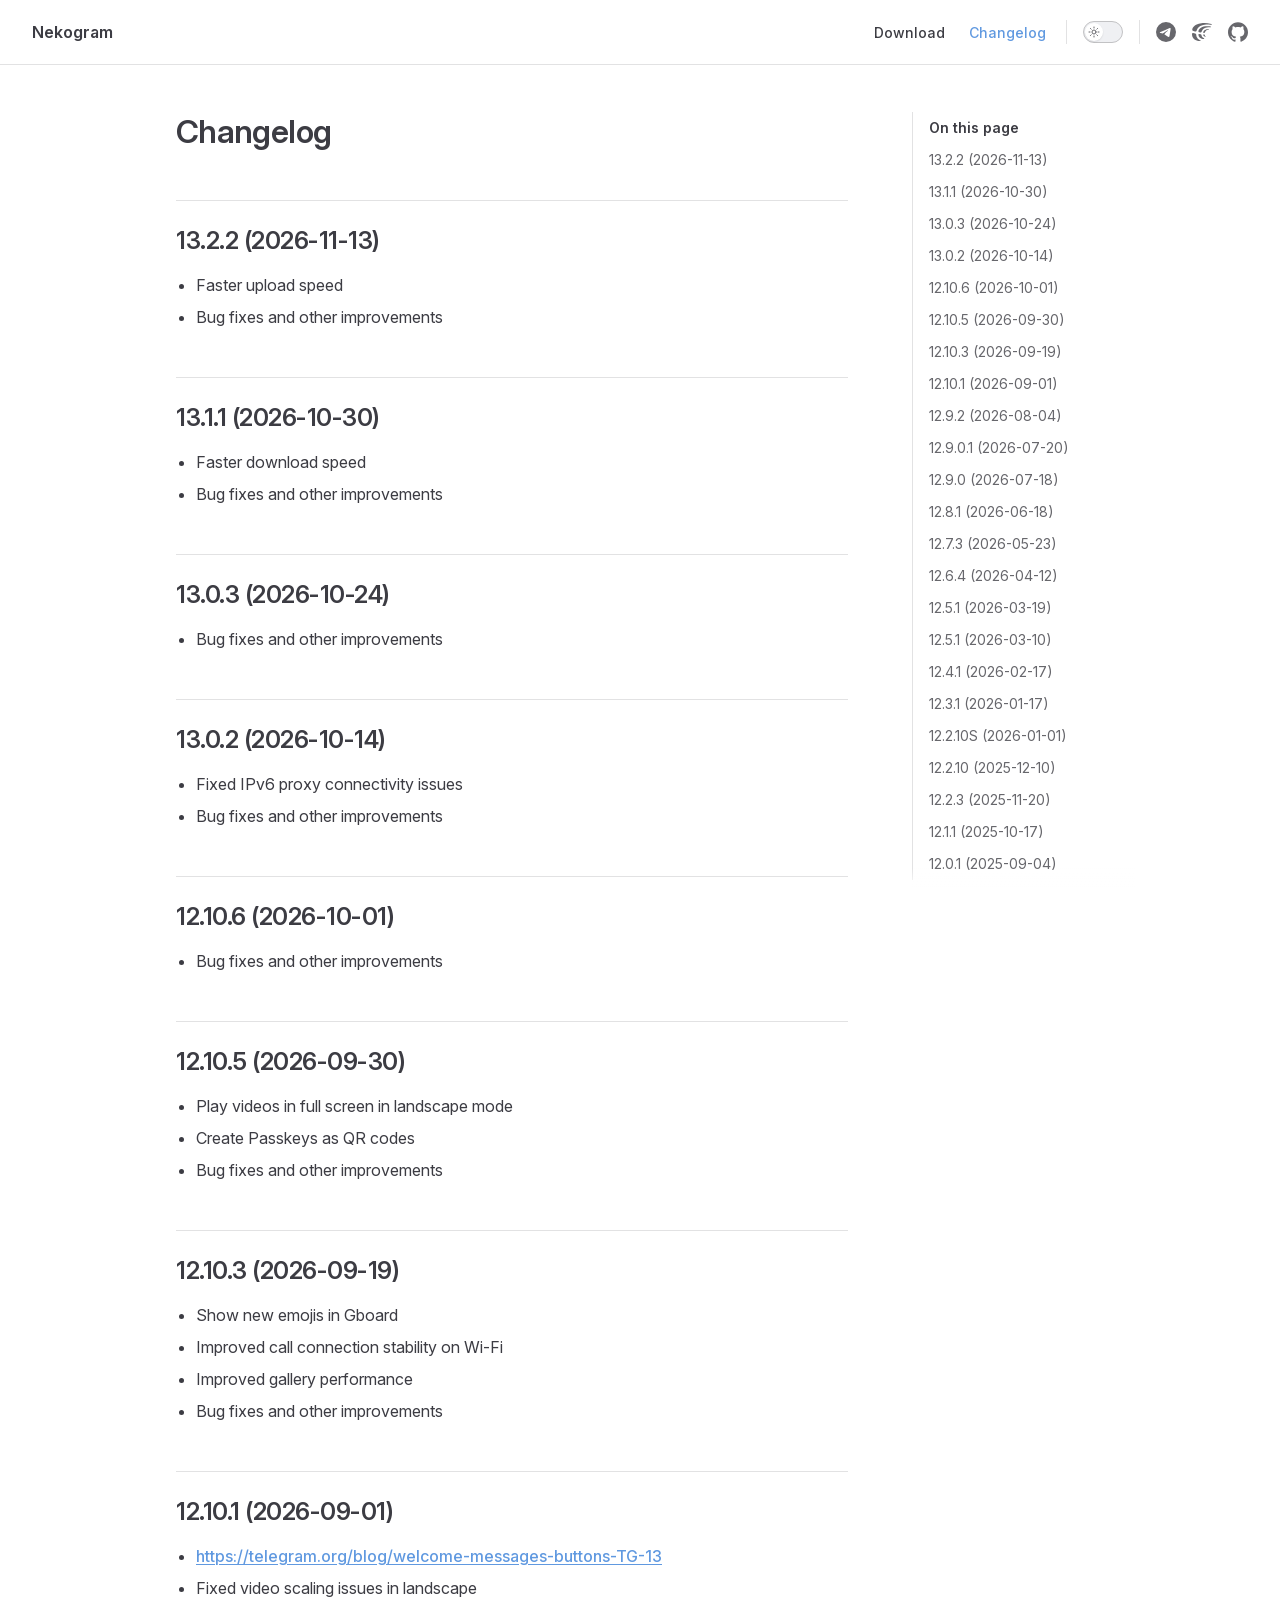
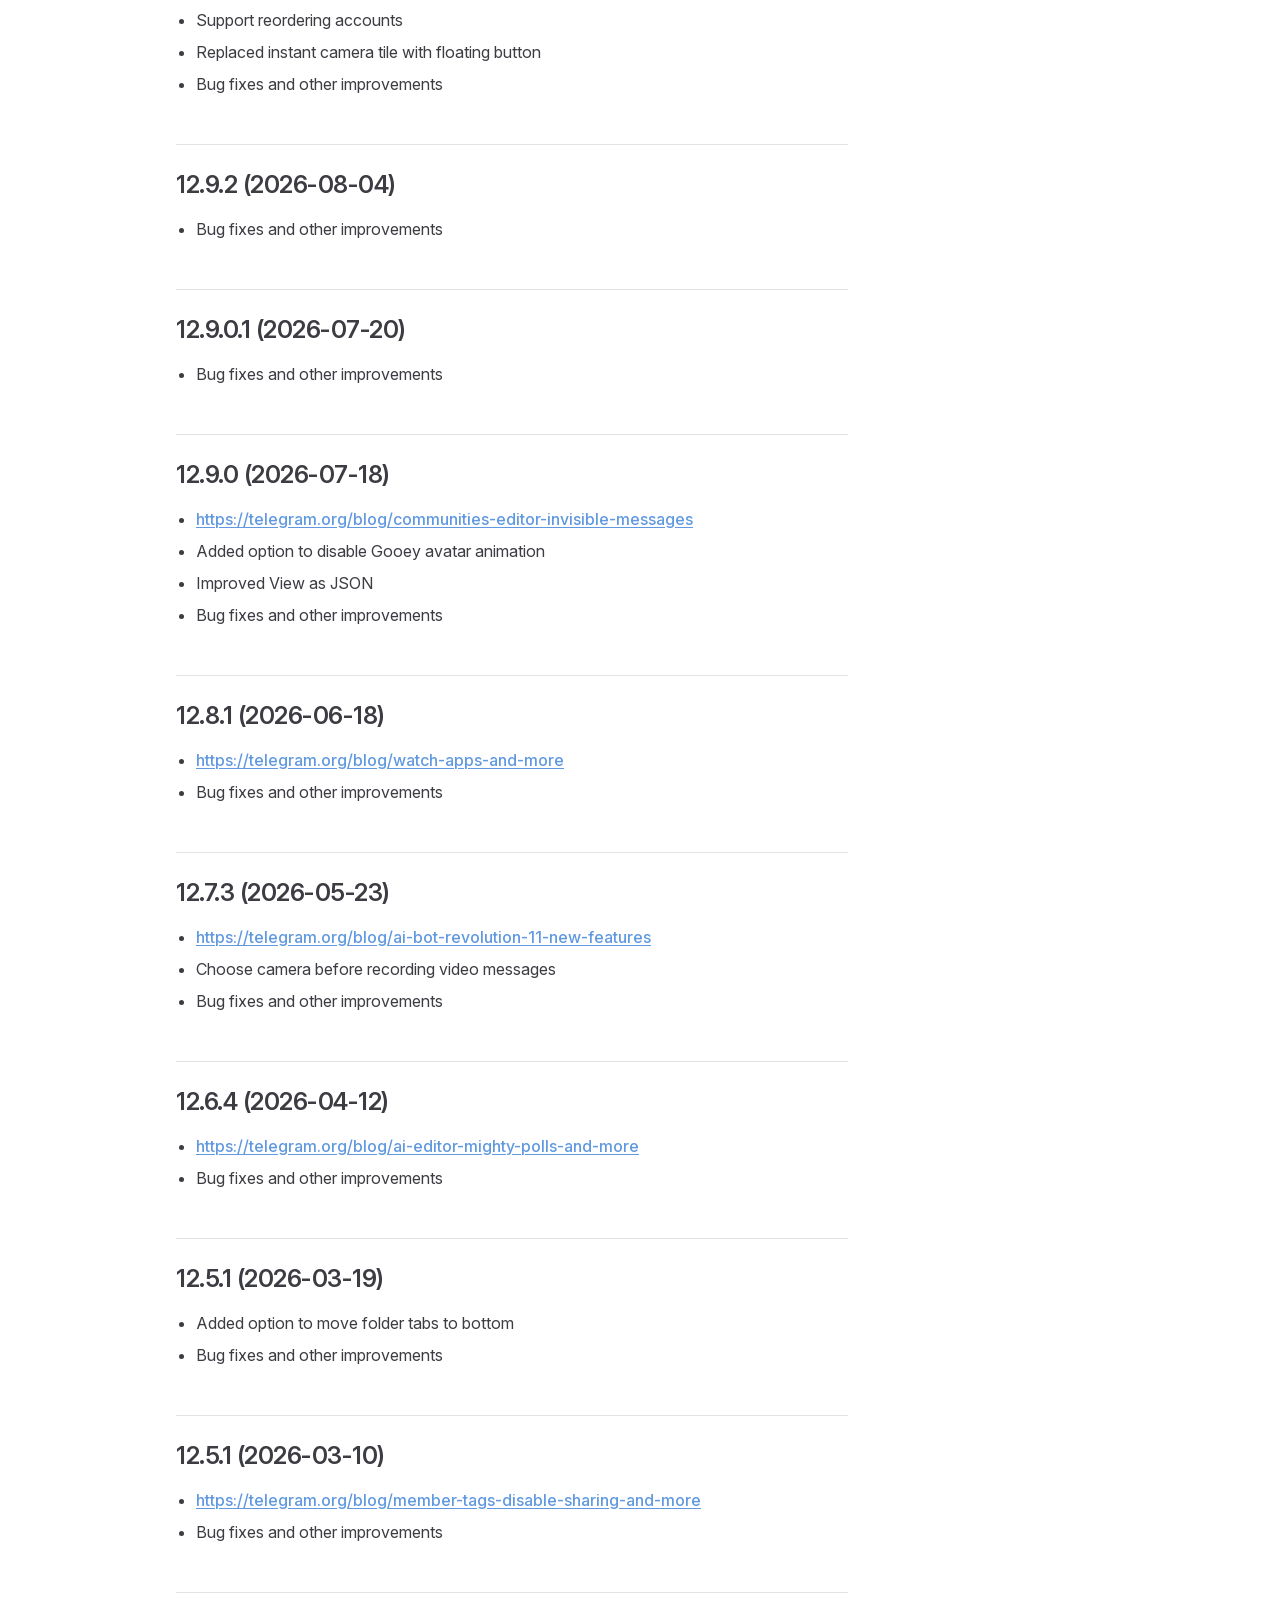
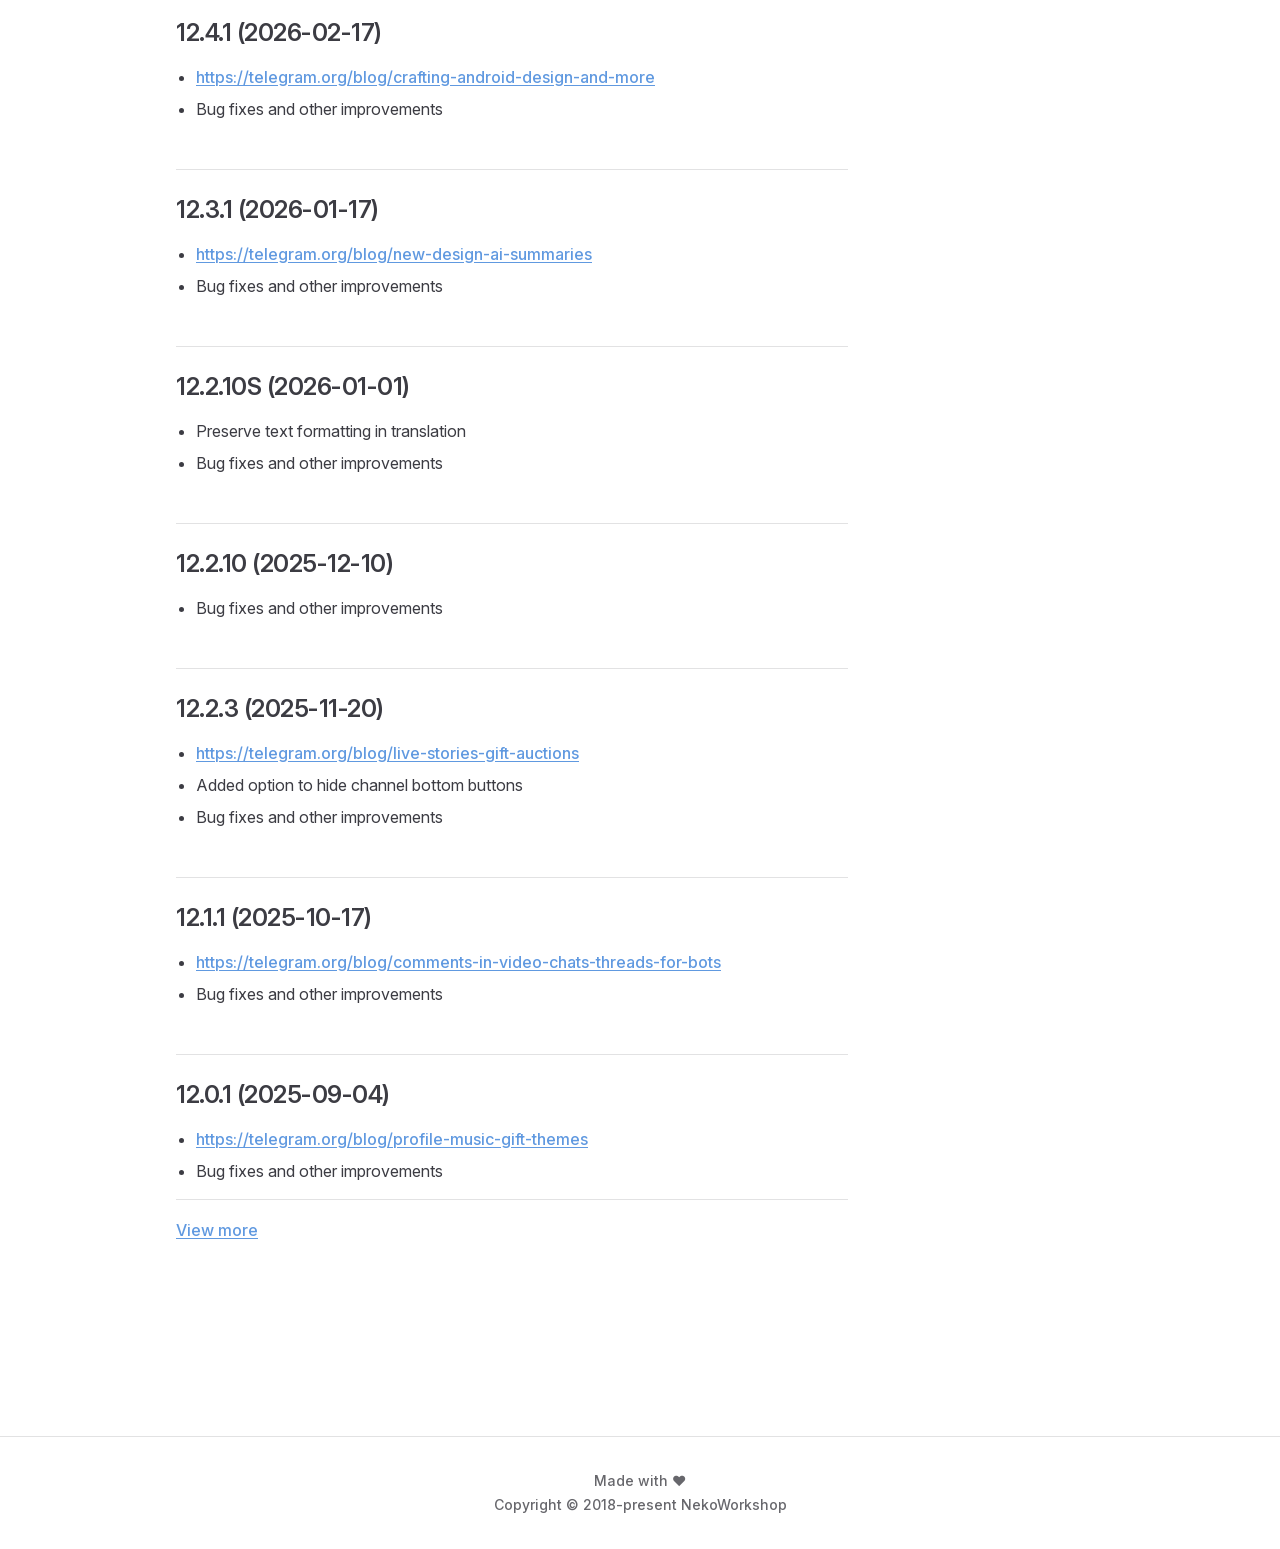
<file: changelog.html>
<!DOCTYPE html>
<html lang="en-US" dir="ltr">
  <head>
    <meta charset="utf-8">
    <meta name="viewport" content="width=device-width,initial-scale=1">
    <title>Changelog | Nekogram</title>
    <meta name="description" content="Open-source third-party Telegram client with few but useful mods">
    <meta name="generator" content="VitePress v2.0.0-alpha.21">
    
    <link rel="preload stylesheet" href="/assets/style.M0fPwA57.css" as="style">
    <link rel="preload stylesheet" href="/assets/vp-icons.fd40e4e6.css" as="style">
    <script type="module" src="/assets/chunks/metadata.8586a3b8.js"></script>
    <script type="module" src="/assets/app.Do6iyLoe.js"></script>
    <link rel="preload" href="/assets/inter-roman-latin.BGqfVNJZ.woff2" as="font" type="font/woff2" crossorigin="">
    <link rel="modulepreload" href="/assets/chunks/framework.DU75x1fv.js">
    <link rel="modulepreload" href="/assets/chunks/theme.CH-MltRp.js">
    <link rel="modulepreload" href="/assets/changelog.md.B32Kl2bJ.lean.js">
    <script async src="https://www.googletagmanager.com/gtag/js?id=G-BFBNXGKZQW"></script>
    <script>window.dataLayer=window.dataLayer||[];function gtag(){dataLayer.push(arguments)}gtag(`js`,new Date),gtag(`config`,`G-BFBNXGKZQW`);</script>
    <meta name="theme-color" content="#C4DEFF">
    <link rel="icon" href="/favicon.ico" sizes="48x48">
    <link rel="apple-touch-icon" href="/apple-touch-icon-180x180.png">
    <link rel="manifest" href="/manifest.webmanifest">
    <script id="check-dark-mode">(()=>{let e=localStorage.getItem(`vitepress-theme-appearance`)||`auto`,t=window.matchMedia(`(prefers-color-scheme: dark)`).matches;(!e||e===`auto`?t:e===`dark`)&&document.documentElement.classList.add(`dark`)})();</script>
    <script id="check-mac-os">document.documentElement.classList.toggle(`mac`,/Mac|iPhone|iPod|iPad/i.test(navigator.platform));</script>
  </head>
  <body>
    <div id="app"><div class="Layout" data-v-7e38a135><!--[--><!--]--><!--[--><span tabindex="-1" data-v-ef2166e1></span><a href="#VPContent" class="VPSkipLink visually-hidden" data-v-ef2166e1>Skip to content</a><!--]--><!----><header class="VPNav" data-v-7e38a135 data-v-201d4837><div class="VPNavBar top" data-v-201d4837 data-v-f4a0b221><div class="wrapper" data-v-f4a0b221><div class="container" data-v-f4a0b221><div class="title" data-v-f4a0b221><div class="VPNavBarTitle" data-v-f4a0b221 data-v-91968c33><a class="title" href="/" title="Nekogram" data-v-91968c33><!--[--><!--]--><!----><span data-v-91968c33>Nekogram</span><!--[--><!--]--></a></div></div><div class="content" data-v-f4a0b221><div class="content-body" data-v-f4a0b221><!--[--><!--]--><div class="VPNavBarSearch search" data-v-f4a0b221 data-v-53ce333e><!----></div><nav aria-label="Main Navigation" class="VPNavMenu VPNavBarMenu menu" data-v-f4a0b221 data-v-f2b27659><ul class="list" data-v-f2b27659><!--[--><li class="" data-v-f2b27659><a class="VPLink link VPNavMenuLink VPNavBarMenuLink" href="/download" data-v-f2b27659 data-v-08c98c0f data-v-0f8def7a><!--[--><span dir="auto" data-v-08c98c0f>Download</span><!--]--></a></li><li class="" data-v-f2b27659><a class="VPLink link VPNavMenuLink VPNavBarMenuLink active" href="/changelog" aria-current="page" data-v-f2b27659 data-v-08c98c0f data-v-0f8def7a><!--[--><span dir="auto" data-v-08c98c0f>Changelog</span><!--]--></a></li><!--]--></ul></nav><!----><div class="VPNavAppearance VPNavBarAppearance appearance" data-v-f4a0b221 data-v-af2ba214><!----><button class="VPSwitch VPSwitchAppearance" type="button" role="switch" title aria-label="Appearance" aria-checked="false" data-v-af2ba214 data-v-9126ea7f data-v-d14308b9><span class="check" data-v-d14308b9><span class="icon" data-v-d14308b9><!--[--><span class="vpi-sun sun" aria-hidden="true" data-v-9126ea7f></span><span class="vpi-moon moon" aria-hidden="true" data-v-9126ea7f></span><!--]--></span></span></button></div><ul class="VPSocialLinks VPNavSocialLinks VPNavBarSocialLinks social-links" data-v-f4a0b221 data-v-07f6e6d5 data-v-c257d51e><!--[--><li data-v-c257d51e><a class="VPSocialLink no-icon" href="https://t.me/nekoupdates" aria-label="telegram" target="_blank" rel="me noopener" data-v-c257d51e data-v-b08e7265><span class="vpi-simple-icons-telegram" data-v-b08e7265 data-v-890c5b71></span></a></li><li data-v-c257d51e><a class="VPSocialLink no-icon" href="https://neko.crowdin.com/nekogram" aria-label="crowdin" target="_blank" rel="me noopener" data-v-c257d51e data-v-b08e7265><span class="vpi-simple-icons-crowdin" data-v-b08e7265 data-v-890c5b71></span></a></li><li data-v-c257d51e><a class="VPSocialLink no-icon" href="https://github.com/Nekogram/Nekogram" aria-label="github" target="_blank" rel="me noopener" data-v-c257d51e data-v-b08e7265><span class="vpi-simple-icons-github" data-v-b08e7265 data-v-890c5b71></span></a></li><!--]--></ul><!----><!--[--><!--]--><button type="button" class="VPNavBarHamburger hamburger" aria-label="Menu" aria-expanded="false" data-v-f4a0b221 data-v-c31e41b5><span class="container" aria-hidden="true" data-v-c31e41b5><span class="top" data-v-c31e41b5></span><span class="middle" data-v-c31e41b5></span><span class="bottom" data-v-c31e41b5></span></span></button></div></div></div></div><div class="divider" data-v-f4a0b221><div class="divider-line" data-v-f4a0b221></div></div></div><!----></header><div class="VPLocalNav empty fixed" data-v-7e38a135 data-v-0702b41c><div class="container" data-v-0702b41c><!----><div class="VPLocalNavOutlineDropdown" style="--vp-vh:0px;" data-allow-mismatch="style" data-v-0702b41c data-v-33e51d80><button type="button" data-v-33e51d80>Return to top</button><!----></div></div></div><!----><div class="VPContent" id="VPContent" data-v-7e38a135 data-v-f0e4a8cc><div class="VPDoc has-aside" data-v-f0e4a8cc data-v-89563543><!--[--><!--]--><div class="container" data-v-89563543><div class="aside" data-v-89563543><div class="aside-curtain" data-v-89563543></div><div class="aside-container" data-v-89563543><div class="aside-content" data-v-89563543><div class="VPDocAside" data-v-89563543 data-v-5ef2eff3><!--[--><!--]--><!--[--><!--]--><nav aria-labelledby="doc-outline-aria-label" class="VPDocAsideOutline" data-v-5ef2eff3 data-v-e4505eb2><div class="content" data-v-e4505eb2><div class="outline-marker" data-v-e4505eb2></div><div aria-level="2" class="outline-title" id="doc-outline-aria-label" role="heading" data-v-e4505eb2>On this page</div><ul class="VPDocOutlineItem root" data-v-e4505eb2 data-v-8e2b9559><!--[--><!--]--></ul></div></nav><!--[--><!--]--><div class="spacer" data-v-5ef2eff3></div><!--[--><!--]--><!----><!--[--><!--]--><!--[--><!--]--></div></div></div></div><div class="content" data-v-89563543><div class="content-container" data-v-89563543><!--[--><!--]--><main class="main" data-v-89563543><div style="position:relative;" class="vp-doc _changelog" data-v-89563543><div><h1 id="changelog" tabindex="-1">Changelog <a class="header-anchor" href="#changelog" aria-label="Permalink to “Changelog”">​</a></h1><h2 id="_13-2-2-2026-11-13" tabindex="-1">13.2.2 (2026-11-13) <a class="header-anchor" href="#_13-2-2-2026-11-13" aria-label="Permalink to “13.2.2 (2026-11-13)”">​</a></h2><ul><li>Faster upload speed</li><li>Bug fixes and other improvements</li></ul><h2 id="_13-1-1-2026-10-30" tabindex="-1">13.1.1 (2026-10-30) <a class="header-anchor" href="#_13-1-1-2026-10-30" aria-label="Permalink to “13.1.1 (2026-10-30)”">​</a></h2><ul><li>Faster download speed</li><li>Bug fixes and other improvements</li></ul><h2 id="_13-0-3-2026-10-24" tabindex="-1">13.0.3 (2026-10-24) <a class="header-anchor" href="#_13-0-3-2026-10-24" aria-label="Permalink to “13.0.3 (2026-10-24)”">​</a></h2><ul><li>Bug fixes and other improvements</li></ul><h2 id="_13-0-2-2026-10-14" tabindex="-1">13.0.2 (2026-10-14) <a class="header-anchor" href="#_13-0-2-2026-10-14" aria-label="Permalink to “13.0.2 (2026-10-14)”">​</a></h2><ul><li>Fixed IPv6 proxy connectivity issues</li><li>Bug fixes and other improvements</li></ul><h2 id="_12-10-6-2026-10-01" tabindex="-1">12.10.6 (2026-10-01) <a class="header-anchor" href="#_12-10-6-2026-10-01" aria-label="Permalink to “12.10.6 (2026-10-01)”">​</a></h2><ul><li>Bug fixes and other improvements</li></ul><h2 id="_12-10-5-2026-09-30" tabindex="-1">12.10.5 (2026-09-30) <a class="header-anchor" href="#_12-10-5-2026-09-30" aria-label="Permalink to “12.10.5 (2026-09-30)”">​</a></h2><ul><li>Play videos in full screen in landscape mode</li><li>Create Passkeys as QR codes</li><li>Bug fixes and other improvements</li></ul><h2 id="_12-10-3-2026-09-19" tabindex="-1">12.10.3 (2026-09-19) <a class="header-anchor" href="#_12-10-3-2026-09-19" aria-label="Permalink to “12.10.3 (2026-09-19)”">​</a></h2><ul><li>Show new emojis in Gboard</li><li>Improved call connection stability on Wi-Fi</li><li>Improved gallery performance</li><li>Bug fixes and other improvements</li></ul><h2 id="_12-10-1-2026-09-01" tabindex="-1">12.10.1 (2026-09-01) <a class="header-anchor" href="#_12-10-1-2026-09-01" aria-label="Permalink to “12.10.1 (2026-09-01)”">​</a></h2><ul><li><a href="https://telegram.org/blog/welcome-messages-buttons-TG-13" target="_blank" rel="noreferrer">https://telegram.org/blog/welcome-messages-buttons-TG-13</a></li><li>Fixed video scaling issues in landscape</li><li>Support reordering accounts</li><li>Replaced instant camera tile with floating button</li><li>Bug fixes and other improvements</li></ul><h2 id="_12-9-2-2026-08-04" tabindex="-1">12.9.2 (2026-08-04) <a class="header-anchor" href="#_12-9-2-2026-08-04" aria-label="Permalink to “12.9.2 (2026-08-04)”">​</a></h2><ul><li>Bug fixes and other improvements</li></ul><h2 id="_12-9-0-1-2026-07-20" tabindex="-1">12.9.0.1 (2026-07-20) <a class="header-anchor" href="#_12-9-0-1-2026-07-20" aria-label="Permalink to “12.9.0.1 (2026-07-20)”">​</a></h2><ul><li>Bug fixes and other improvements</li></ul><h2 id="_12-9-0-2026-07-18" tabindex="-1">12.9.0 (2026-07-18) <a class="header-anchor" href="#_12-9-0-2026-07-18" aria-label="Permalink to “12.9.0 (2026-07-18)”">​</a></h2><ul><li><a href="https://telegram.org/blog/communities-editor-invisible-messages" target="_blank" rel="noreferrer">https://telegram.org/blog/communities-editor-invisible-messages</a></li><li>Added option to disable Gooey avatar animation</li><li>Improved View as JSON</li><li>Bug fixes and other improvements</li></ul><h2 id="_12-8-1-2026-06-18" tabindex="-1">12.8.1 (2026-06-18) <a class="header-anchor" href="#_12-8-1-2026-06-18" aria-label="Permalink to “12.8.1 (2026-06-18)”">​</a></h2><ul><li><a href="https://telegram.org/blog/watch-apps-and-more" target="_blank" rel="noreferrer">https://telegram.org/blog/watch-apps-and-more</a></li><li>Bug fixes and other improvements</li></ul><h2 id="_12-7-3-2026-05-23" tabindex="-1">12.7.3 (2026-05-23) <a class="header-anchor" href="#_12-7-3-2026-05-23" aria-label="Permalink to “12.7.3 (2026-05-23)”">​</a></h2><ul><li><a href="https://telegram.org/blog/ai-bot-revolution-11-new-features" target="_blank" rel="noreferrer">https://telegram.org/blog/ai-bot-revolution-11-new-features</a></li><li>Choose camera before recording video messages</li><li>Bug fixes and other improvements</li></ul><h2 id="_12-6-4-2026-04-12" tabindex="-1">12.6.4 (2026-04-12) <a class="header-anchor" href="#_12-6-4-2026-04-12" aria-label="Permalink to “12.6.4 (2026-04-12)”">​</a></h2><ul><li><a href="https://telegram.org/blog/ai-editor-mighty-polls-and-more" target="_blank" rel="noreferrer">https://telegram.org/blog/ai-editor-mighty-polls-and-more</a></li><li>Bug fixes and other improvements</li></ul><h2 id="_12-5-1-2026-03-19" tabindex="-1">12.5.1 (2026-03-19) <a class="header-anchor" href="#_12-5-1-2026-03-19" aria-label="Permalink to “12.5.1 (2026-03-19)”">​</a></h2><ul><li>Added option to move folder tabs to bottom</li><li>Bug fixes and other improvements</li></ul><h2 id="_12-5-1-2026-03-10" tabindex="-1">12.5.1 (2026-03-10) <a class="header-anchor" href="#_12-5-1-2026-03-10" aria-label="Permalink to “12.5.1 (2026-03-10)”">​</a></h2><ul><li><a href="https://telegram.org/blog/member-tags-disable-sharing-and-more" target="_blank" rel="noreferrer">https://telegram.org/blog/member-tags-disable-sharing-and-more</a></li><li>Bug fixes and other improvements</li></ul><h2 id="_12-4-1-2026-02-17" tabindex="-1">12.4.1 (2026-02-17) <a class="header-anchor" href="#_12-4-1-2026-02-17" aria-label="Permalink to “12.4.1 (2026-02-17)”">​</a></h2><ul><li><a href="https://telegram.org/blog/crafting-android-design-and-more" target="_blank" rel="noreferrer">https://telegram.org/blog/crafting-android-design-and-more</a></li><li>Bug fixes and other improvements</li></ul><h2 id="_12-3-1-2026-01-17" tabindex="-1">12.3.1 (2026-01-17) <a class="header-anchor" href="#_12-3-1-2026-01-17" aria-label="Permalink to “12.3.1 (2026-01-17)”">​</a></h2><ul><li><a href="https://telegram.org/blog/new-design-ai-summaries" target="_blank" rel="noreferrer">https://telegram.org/blog/new-design-ai-summaries</a></li><li>Bug fixes and other improvements</li></ul><h2 id="_12-2-10s-2026-01-01" tabindex="-1">12.2.10S (2026-01-01) <a class="header-anchor" href="#_12-2-10s-2026-01-01" aria-label="Permalink to “12.2.10S (2026-01-01)”">​</a></h2><ul><li>Preserve text formatting in translation</li><li>Bug fixes and other improvements</li></ul><h2 id="_12-2-10-2025-12-10" tabindex="-1">12.2.10 (2025-12-10) <a class="header-anchor" href="#_12-2-10-2025-12-10" aria-label="Permalink to “12.2.10 (2025-12-10)”">​</a></h2><ul><li>Bug fixes and other improvements</li></ul><h2 id="_12-2-3-2025-11-20" tabindex="-1">12.2.3 (2025-11-20) <a class="header-anchor" href="#_12-2-3-2025-11-20" aria-label="Permalink to “12.2.3 (2025-11-20)”">​</a></h2><ul><li><a href="https://telegram.org/blog/live-stories-gift-auctions" target="_blank" rel="noreferrer">https://telegram.org/blog/live-stories-gift-auctions</a></li><li>Added option to hide channel bottom buttons</li><li>Bug fixes and other improvements</li></ul><h2 id="_12-1-1-2025-10-17" tabindex="-1">12.1.1 (2025-10-17) <a class="header-anchor" href="#_12-1-1-2025-10-17" aria-label="Permalink to “12.1.1 (2025-10-17)”">​</a></h2><ul><li><a href="https://telegram.org/blog/comments-in-video-chats-threads-for-bots" target="_blank" rel="noreferrer">https://telegram.org/blog/comments-in-video-chats-threads-for-bots</a></li><li>Bug fixes and other improvements</li></ul><h2 id="_12-0-1-2025-09-04" tabindex="-1">12.0.1 (2025-09-04) <a class="header-anchor" href="#_12-0-1-2025-09-04" aria-label="Permalink to “12.0.1 (2025-09-04)”">​</a></h2><ul><li><a href="https://telegram.org/blog/profile-music-gift-themes" target="_blank" rel="noreferrer">https://telegram.org/blog/profile-music-gift-themes</a></li><li>Bug fixes and other improvements</li></ul><hr><p><a href="/changelog-archived">View more</a></p></div></div></main><footer class="VPDocFooter" data-v-89563543 data-v-3507d06d><!--[--><!--]--><!----><!----></footer><!--[--><!--]--></div></div></div><!--[--><!--]--></div></div><footer class="VPFooter" data-v-7e38a135 data-v-3b4276f6><div class="container" data-v-3b4276f6><p class="message" data-v-3b4276f6><bdi data-v-3b4276f6>Made with ❤️</bdi></p><p class="copyright" data-v-3b4276f6><bdi data-v-3b4276f6>Copyright © 2018-present NekoWorkshop</bdi></p></div></footer><!--[--><!--]--></div></div>
    
    
  </body>
</html>
</file>
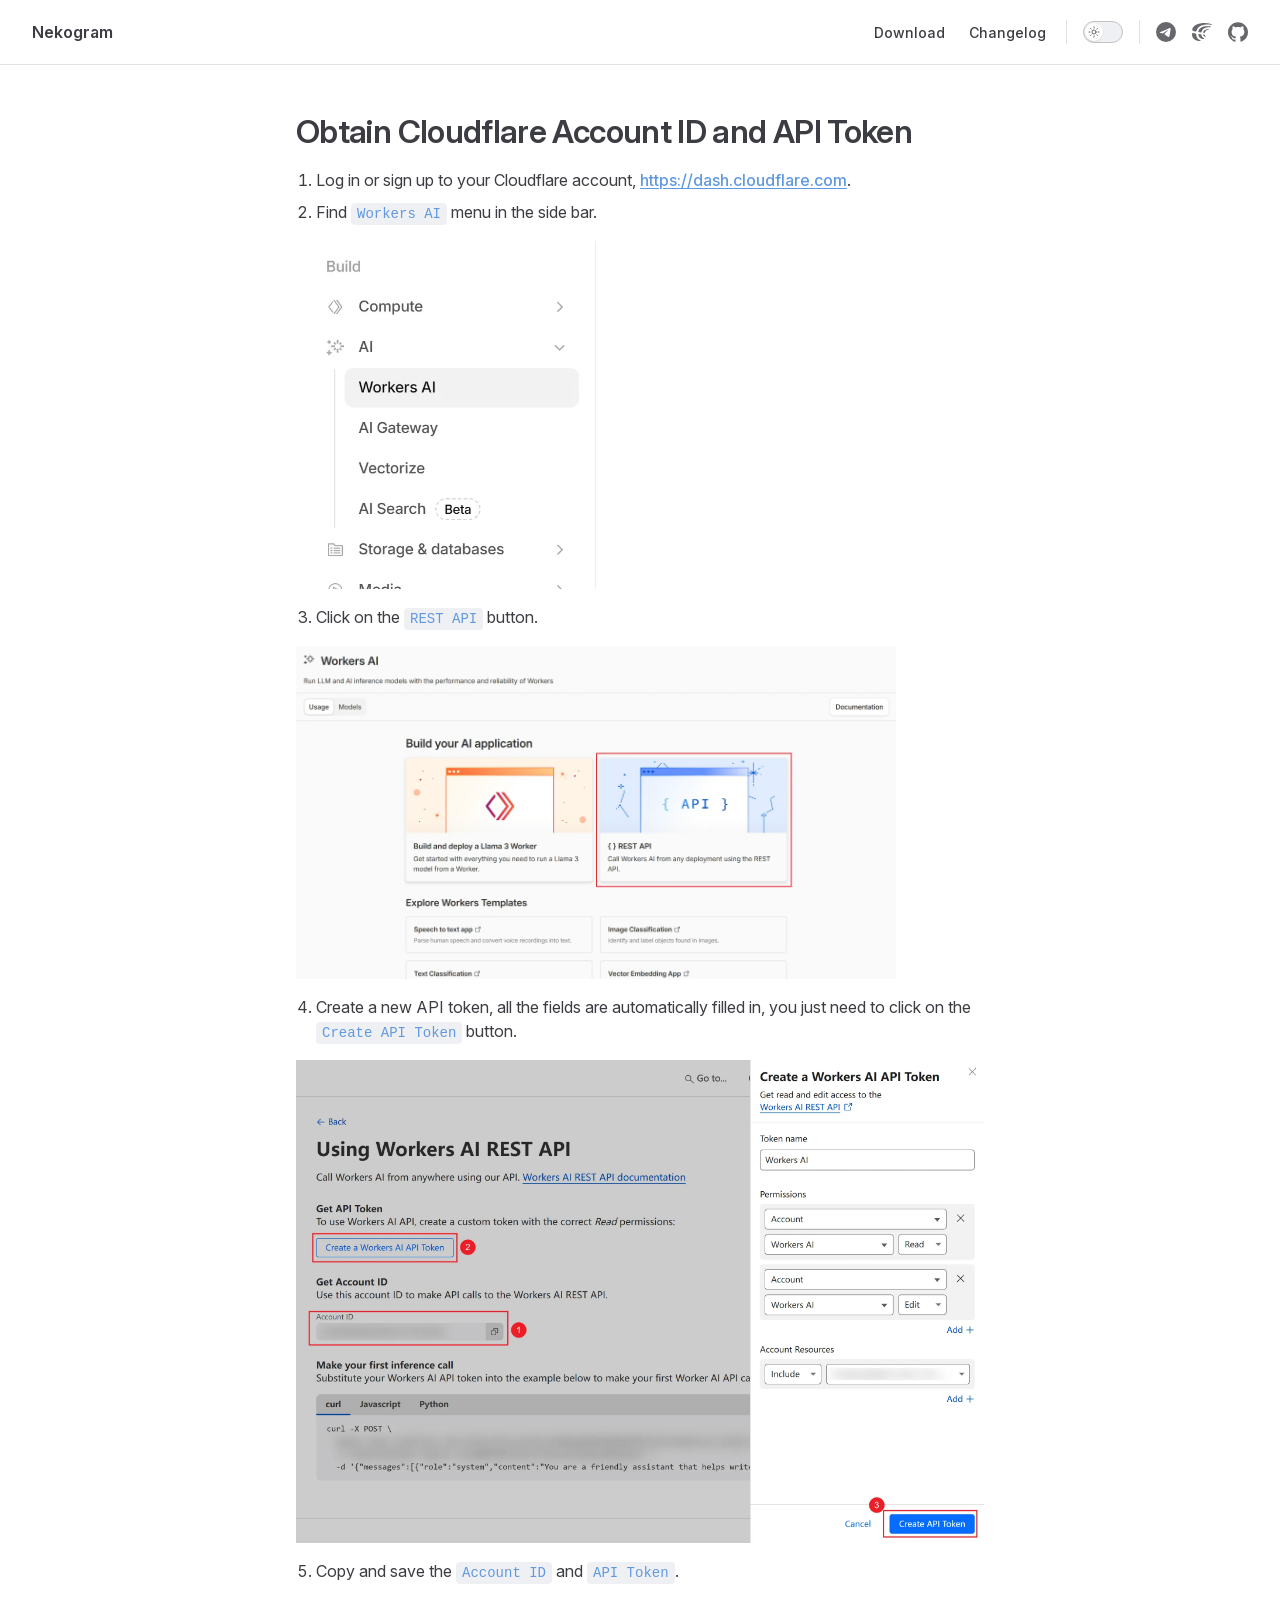
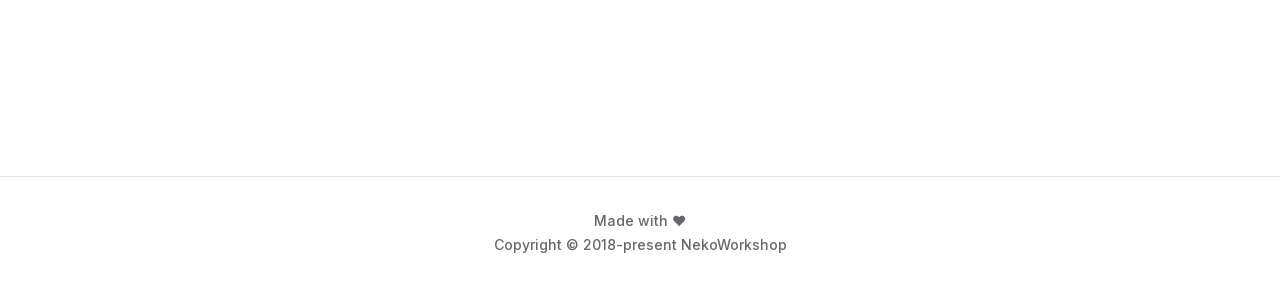
<file: cloudflare-credentials.html>
<!DOCTYPE html>
<html lang="en-US" dir="ltr">
  <head>
    <meta charset="utf-8">
    <meta name="viewport" content="width=device-width,initial-scale=1">
    <title>Obtain Cloudflare Account ID and API Token | Nekogram</title>
    <meta name="description" content="Open-source third-party Telegram client with few but useful mods">
    <meta name="generator" content="VitePress v2.0.0-alpha.21">
    
    <link rel="preload stylesheet" href="/assets/style.M0fPwA57.css" as="style">
    <link rel="preload stylesheet" href="/assets/vp-icons.fd40e4e6.css" as="style">
    <script type="module" src="/assets/chunks/metadata.8586a3b8.js"></script>
    <script type="module" src="/assets/app.Do6iyLoe.js"></script>
    <link rel="preload" href="/assets/inter-roman-latin.BGqfVNJZ.woff2" as="font" type="font/woff2" crossorigin="">
    <link rel="modulepreload" href="/assets/chunks/framework.DU75x1fv.js">
    <link rel="modulepreload" href="/assets/chunks/theme.CH-MltRp.js">
    <link rel="modulepreload" href="/assets/chunks/assets.DogRvYka.js">
    <link rel="modulepreload" href="/assets/cloudflare-credentials.md.D4EAr78d.lean.js">
    <script async src="https://www.googletagmanager.com/gtag/js?id=G-BFBNXGKZQW"></script>
    <script>window.dataLayer=window.dataLayer||[];function gtag(){dataLayer.push(arguments)}gtag(`js`,new Date),gtag(`config`,`G-BFBNXGKZQW`);</script>
    <meta name="theme-color" content="#C4DEFF">
    <link rel="icon" href="/favicon.ico" sizes="48x48">
    <link rel="apple-touch-icon" href="/apple-touch-icon-180x180.png">
    <link rel="manifest" href="/manifest.webmanifest">
    <script id="check-dark-mode">(()=>{let e=localStorage.getItem(`vitepress-theme-appearance`)||`auto`,t=window.matchMedia(`(prefers-color-scheme: dark)`).matches;(!e||e===`auto`?t:e===`dark`)&&document.documentElement.classList.add(`dark`)})();</script>
    <script id="check-mac-os">document.documentElement.classList.toggle(`mac`,/Mac|iPhone|iPod|iPad/i.test(navigator.platform));</script>
  </head>
  <body>
    <div id="app"><div class="Layout" data-v-7e38a135><!--[--><!--]--><!--[--><span tabindex="-1" data-v-ef2166e1></span><a href="#VPContent" class="VPSkipLink visually-hidden" data-v-ef2166e1>Skip to content</a><!--]--><!----><header class="VPNav" data-v-7e38a135 data-v-201d4837><div class="VPNavBar top" data-v-201d4837 data-v-f4a0b221><div class="wrapper" data-v-f4a0b221><div class="container" data-v-f4a0b221><div class="title" data-v-f4a0b221><div class="VPNavBarTitle" data-v-f4a0b221 data-v-91968c33><a class="title" href="/" title="Nekogram" data-v-91968c33><!--[--><!--]--><!----><span data-v-91968c33>Nekogram</span><!--[--><!--]--></a></div></div><div class="content" data-v-f4a0b221><div class="content-body" data-v-f4a0b221><!--[--><!--]--><div class="VPNavBarSearch search" data-v-f4a0b221 data-v-53ce333e><!----></div><nav aria-label="Main Navigation" class="VPNavMenu VPNavBarMenu menu" data-v-f4a0b221 data-v-f2b27659><ul class="list" data-v-f2b27659><!--[--><li class="" data-v-f2b27659><a class="VPLink link VPNavMenuLink VPNavBarMenuLink" href="/download" data-v-f2b27659 data-v-08c98c0f data-v-0f8def7a><!--[--><span dir="auto" data-v-08c98c0f>Download</span><!--]--></a></li><li class="" data-v-f2b27659><a class="VPLink link VPNavMenuLink VPNavBarMenuLink" href="/changelog" data-v-f2b27659 data-v-08c98c0f data-v-0f8def7a><!--[--><span dir="auto" data-v-08c98c0f>Changelog</span><!--]--></a></li><!--]--></ul></nav><!----><div class="VPNavAppearance VPNavBarAppearance appearance" data-v-f4a0b221 data-v-af2ba214><!----><button class="VPSwitch VPSwitchAppearance" type="button" role="switch" title aria-label="Appearance" aria-checked="false" data-v-af2ba214 data-v-9126ea7f data-v-d14308b9><span class="check" data-v-d14308b9><span class="icon" data-v-d14308b9><!--[--><span class="vpi-sun sun" aria-hidden="true" data-v-9126ea7f></span><span class="vpi-moon moon" aria-hidden="true" data-v-9126ea7f></span><!--]--></span></span></button></div><ul class="VPSocialLinks VPNavSocialLinks VPNavBarSocialLinks social-links" data-v-f4a0b221 data-v-07f6e6d5 data-v-c257d51e><!--[--><li data-v-c257d51e><a class="VPSocialLink no-icon" href="https://t.me/nekoupdates" aria-label="telegram" target="_blank" rel="me noopener" data-v-c257d51e data-v-b08e7265><span class="vpi-simple-icons-telegram" data-v-b08e7265 data-v-890c5b71></span></a></li><li data-v-c257d51e><a class="VPSocialLink no-icon" href="https://neko.crowdin.com/nekogram" aria-label="crowdin" target="_blank" rel="me noopener" data-v-c257d51e data-v-b08e7265><span class="vpi-simple-icons-crowdin" data-v-b08e7265 data-v-890c5b71></span></a></li><li data-v-c257d51e><a class="VPSocialLink no-icon" href="https://github.com/Nekogram/Nekogram" aria-label="github" target="_blank" rel="me noopener" data-v-c257d51e data-v-b08e7265><span class="vpi-simple-icons-github" data-v-b08e7265 data-v-890c5b71></span></a></li><!--]--></ul><!----><!--[--><!--]--><button type="button" class="VPNavBarHamburger hamburger" aria-label="Menu" aria-expanded="false" data-v-f4a0b221 data-v-c31e41b5><span class="container" aria-hidden="true" data-v-c31e41b5><span class="top" data-v-c31e41b5></span><span class="middle" data-v-c31e41b5></span><span class="bottom" data-v-c31e41b5></span></span></button></div></div></div></div><div class="divider" data-v-f4a0b221><div class="divider-line" data-v-f4a0b221></div></div></div><!----></header><div class="VPLocalNav empty fixed" data-v-7e38a135 data-v-0702b41c><div class="container" data-v-0702b41c><!----><div class="VPLocalNavOutlineDropdown" style="--vp-vh:0px;" data-allow-mismatch="style" data-v-0702b41c data-v-33e51d80><button type="button" data-v-33e51d80>Return to top</button><!----></div></div></div><!----><div class="VPContent" id="VPContent" data-v-7e38a135 data-v-f0e4a8cc><div class="VPDoc" data-v-f0e4a8cc data-v-89563543><!--[--><!--]--><div class="container" data-v-89563543><!----><div class="content" data-v-89563543><div class="content-container" data-v-89563543><!--[--><!--]--><main class="main" data-v-89563543><div style="position:relative;" class="vp-doc _cloudflare-credentials" data-v-89563543><div><h1 id="obtain-cloudflare-account-id-and-api-token" tabindex="-1">Obtain Cloudflare Account ID and API Token <a class="header-anchor" href="#obtain-cloudflare-account-id-and-api-token" aria-label="Permalink to “Obtain Cloudflare Account ID and API Token”">​</a></h1><ol><li>Log in or sign up to your Cloudflare account, <a href="https://dash.cloudflare.com" target="_blank" rel="noreferrer">https://dash.cloudflare.com</a>.</li><li>Find <code>Workers AI</code> menu in the side bar.</li></ol><img data-zoomable src="/assets/workers.DNSBE6Bn.webp" alt="Workers AI" width="300"><ol start="3"><li>Click on the <code>REST API</code> button.</li></ol><img data-zoomable src="/assets/workers-rest-api.aOfGO3kg.webp" alt="REST API" width="600"><ol start="4"><li>Create a new API token, all the fields are automatically filled in, you just need to click on the <code>Create API Token</code> button.</li></ol><img data-zoomable src="/assets/workers-create-token.BSFk5Qk5.webp" alt="Create Token" width="800"><ol start="5"><li>Copy and save the <code>Account ID</code> and <code>API Token</code>.</li></ol></div></div></main><footer class="VPDocFooter" data-v-89563543 data-v-3507d06d><!--[--><!--]--><!----><!----></footer><!--[--><!--]--></div></div></div><!--[--><!--]--></div></div><footer class="VPFooter" data-v-7e38a135 data-v-3b4276f6><div class="container" data-v-3b4276f6><p class="message" data-v-3b4276f6><bdi data-v-3b4276f6>Made with ❤️</bdi></p><p class="copyright" data-v-3b4276f6><bdi data-v-3b4276f6>Copyright © 2018-present NekoWorkshop</bdi></p></div></footer><!--[--><!--]--></div></div>
    
    
  </body>
</html>
</file>
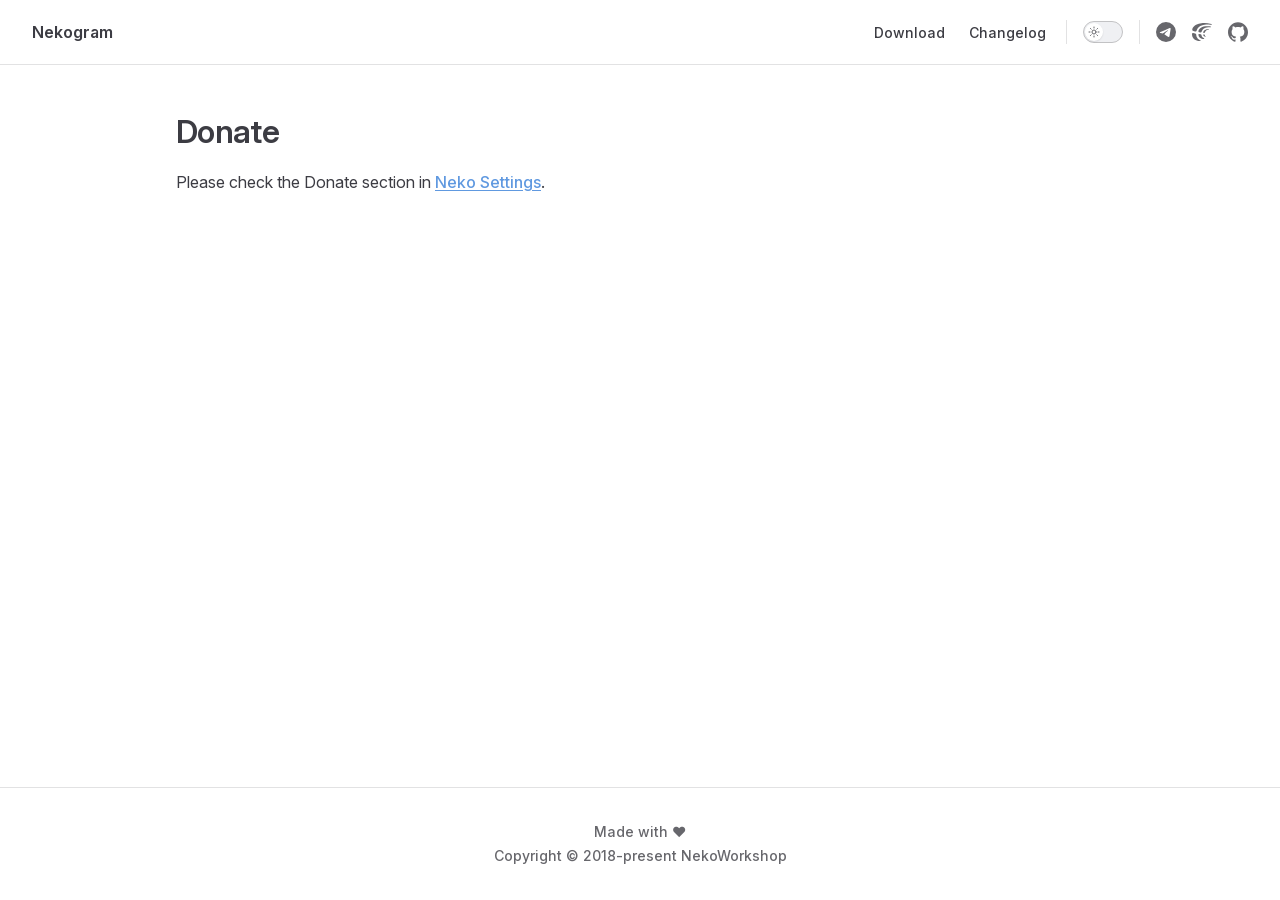
<file: donate.html>
<!DOCTYPE html>
<html lang="en-US" dir="ltr">
  <head>
    <meta charset="utf-8">
    <meta name="viewport" content="width=device-width,initial-scale=1">
    <title>Donate | Nekogram</title>
    <meta name="description" content="Open-source third-party Telegram client with few but useful mods">
    <meta name="generator" content="VitePress v2.0.0-alpha.21">
    
    <link rel="preload stylesheet" href="/assets/style.M0fPwA57.css" as="style">
    <link rel="preload stylesheet" href="/assets/vp-icons.fd40e4e6.css" as="style">
    <script type="module" src="/assets/chunks/metadata.8586a3b8.js"></script>
    <script type="module" src="/assets/app.Do6iyLoe.js"></script>
    <link rel="preload" href="/assets/inter-roman-latin.BGqfVNJZ.woff2" as="font" type="font/woff2" crossorigin="">
    <link rel="modulepreload" href="/assets/chunks/framework.DU75x1fv.js">
    <link rel="modulepreload" href="/assets/chunks/theme.CH-MltRp.js">
    <link rel="modulepreload" href="/assets/donate.md.DRnqmrpJ.lean.js">
    <script async src="https://www.googletagmanager.com/gtag/js?id=G-BFBNXGKZQW"></script>
    <script>window.dataLayer=window.dataLayer||[];function gtag(){dataLayer.push(arguments)}gtag(`js`,new Date),gtag(`config`,`G-BFBNXGKZQW`);</script>
    <meta name="theme-color" content="#C4DEFF">
    <link rel="icon" href="/favicon.ico" sizes="48x48">
    <link rel="apple-touch-icon" href="/apple-touch-icon-180x180.png">
    <link rel="manifest" href="/manifest.webmanifest">
    <script id="check-dark-mode">(()=>{let e=localStorage.getItem(`vitepress-theme-appearance`)||`auto`,t=window.matchMedia(`(prefers-color-scheme: dark)`).matches;(!e||e===`auto`?t:e===`dark`)&&document.documentElement.classList.add(`dark`)})();</script>
    <script id="check-mac-os">document.documentElement.classList.toggle(`mac`,/Mac|iPhone|iPod|iPad/i.test(navigator.platform));</script>
  </head>
  <body>
    <div id="app"><div class="Layout" data-v-7e38a135><!--[--><!--]--><!--[--><span tabindex="-1" data-v-ef2166e1></span><a href="#VPContent" class="VPSkipLink visually-hidden" data-v-ef2166e1>Skip to content</a><!--]--><!----><header class="VPNav" data-v-7e38a135 data-v-201d4837><div class="VPNavBar top" data-v-201d4837 data-v-f4a0b221><div class="wrapper" data-v-f4a0b221><div class="container" data-v-f4a0b221><div class="title" data-v-f4a0b221><div class="VPNavBarTitle" data-v-f4a0b221 data-v-91968c33><a class="title" href="/" title="Nekogram" data-v-91968c33><!--[--><!--]--><!----><span data-v-91968c33>Nekogram</span><!--[--><!--]--></a></div></div><div class="content" data-v-f4a0b221><div class="content-body" data-v-f4a0b221><!--[--><!--]--><div class="VPNavBarSearch search" data-v-f4a0b221 data-v-53ce333e><!----></div><nav aria-label="Main Navigation" class="VPNavMenu VPNavBarMenu menu" data-v-f4a0b221 data-v-f2b27659><ul class="list" data-v-f2b27659><!--[--><li class="" data-v-f2b27659><a class="VPLink link VPNavMenuLink VPNavBarMenuLink" href="/download" data-v-f2b27659 data-v-08c98c0f data-v-0f8def7a><!--[--><span dir="auto" data-v-08c98c0f>Download</span><!--]--></a></li><li class="" data-v-f2b27659><a class="VPLink link VPNavMenuLink VPNavBarMenuLink" href="/changelog" data-v-f2b27659 data-v-08c98c0f data-v-0f8def7a><!--[--><span dir="auto" data-v-08c98c0f>Changelog</span><!--]--></a></li><!--]--></ul></nav><!----><div class="VPNavAppearance VPNavBarAppearance appearance" data-v-f4a0b221 data-v-af2ba214><!----><button class="VPSwitch VPSwitchAppearance" type="button" role="switch" title aria-label="Appearance" aria-checked="false" data-v-af2ba214 data-v-9126ea7f data-v-d14308b9><span class="check" data-v-d14308b9><span class="icon" data-v-d14308b9><!--[--><span class="vpi-sun sun" aria-hidden="true" data-v-9126ea7f></span><span class="vpi-moon moon" aria-hidden="true" data-v-9126ea7f></span><!--]--></span></span></button></div><ul class="VPSocialLinks VPNavSocialLinks VPNavBarSocialLinks social-links" data-v-f4a0b221 data-v-07f6e6d5 data-v-c257d51e><!--[--><li data-v-c257d51e><a class="VPSocialLink no-icon" href="https://t.me/nekoupdates" aria-label="telegram" target="_blank" rel="me noopener" data-v-c257d51e data-v-b08e7265><span class="vpi-simple-icons-telegram" data-v-b08e7265 data-v-890c5b71></span></a></li><li data-v-c257d51e><a class="VPSocialLink no-icon" href="https://neko.crowdin.com/nekogram" aria-label="crowdin" target="_blank" rel="me noopener" data-v-c257d51e data-v-b08e7265><span class="vpi-simple-icons-crowdin" data-v-b08e7265 data-v-890c5b71></span></a></li><li data-v-c257d51e><a class="VPSocialLink no-icon" href="https://github.com/Nekogram/Nekogram" aria-label="github" target="_blank" rel="me noopener" data-v-c257d51e data-v-b08e7265><span class="vpi-simple-icons-github" data-v-b08e7265 data-v-890c5b71></span></a></li><!--]--></ul><!----><!--[--><!--]--><button type="button" class="VPNavBarHamburger hamburger" aria-label="Menu" aria-expanded="false" data-v-f4a0b221 data-v-c31e41b5><span class="container" aria-hidden="true" data-v-c31e41b5><span class="top" data-v-c31e41b5></span><span class="middle" data-v-c31e41b5></span><span class="bottom" data-v-c31e41b5></span></span></button></div></div></div></div><div class="divider" data-v-f4a0b221><div class="divider-line" data-v-f4a0b221></div></div></div><!----></header><div class="VPLocalNav empty fixed" data-v-7e38a135 data-v-0702b41c><div class="container" data-v-0702b41c><!----><div class="VPLocalNavOutlineDropdown" style="--vp-vh:0px;" data-allow-mismatch="style" data-v-0702b41c data-v-33e51d80><button type="button" data-v-33e51d80>Return to top</button><!----></div></div></div><!----><div class="VPContent" id="VPContent" data-v-7e38a135 data-v-f0e4a8cc><div class="VPDoc has-aside" data-v-f0e4a8cc data-v-89563543><!--[--><!--]--><div class="container" data-v-89563543><div class="aside" data-v-89563543><div class="aside-curtain" data-v-89563543></div><div class="aside-container" data-v-89563543><div class="aside-content" data-v-89563543><div class="VPDocAside" data-v-89563543 data-v-5ef2eff3><!--[--><!--]--><!--[--><!--]--><nav aria-labelledby="doc-outline-aria-label" class="VPDocAsideOutline" data-v-5ef2eff3 data-v-e4505eb2><div class="content" data-v-e4505eb2><div class="outline-marker" data-v-e4505eb2></div><div aria-level="2" class="outline-title" id="doc-outline-aria-label" role="heading" data-v-e4505eb2>On this page</div><ul class="VPDocOutlineItem root" data-v-e4505eb2 data-v-8e2b9559><!--[--><!--]--></ul></div></nav><!--[--><!--]--><div class="spacer" data-v-5ef2eff3></div><!--[--><!--]--><!----><!--[--><!--]--><!--[--><!--]--></div></div></div></div><div class="content" data-v-89563543><div class="content-container" data-v-89563543><!--[--><!--]--><main class="main" data-v-89563543><div style="position:relative;" class="vp-doc _donate" data-v-89563543><div><h1 id="donate" tabindex="-1">Donate <a class="header-anchor" href="#donate" aria-label="Permalink to “Donate”">​</a></h1><p>Please check the Donate section in <a href="https://t.me/nekosettings/donate" target="_blank" rel="noreferrer">Neko Settings</a>.</p></div></div></main><footer class="VPDocFooter" data-v-89563543 data-v-3507d06d><!--[--><!--]--><!----><!----></footer><!--[--><!--]--></div></div></div><!--[--><!--]--></div></div><footer class="VPFooter" data-v-7e38a135 data-v-3b4276f6><div class="container" data-v-3b4276f6><p class="message" data-v-3b4276f6><bdi data-v-3b4276f6>Made with ❤️</bdi></p><p class="copyright" data-v-3b4276f6><bdi data-v-3b4276f6>Copyright © 2018-present NekoWorkshop</bdi></p></div></footer><!--[--><!--]--></div></div>
    
    
  </body>
</html>
</file>
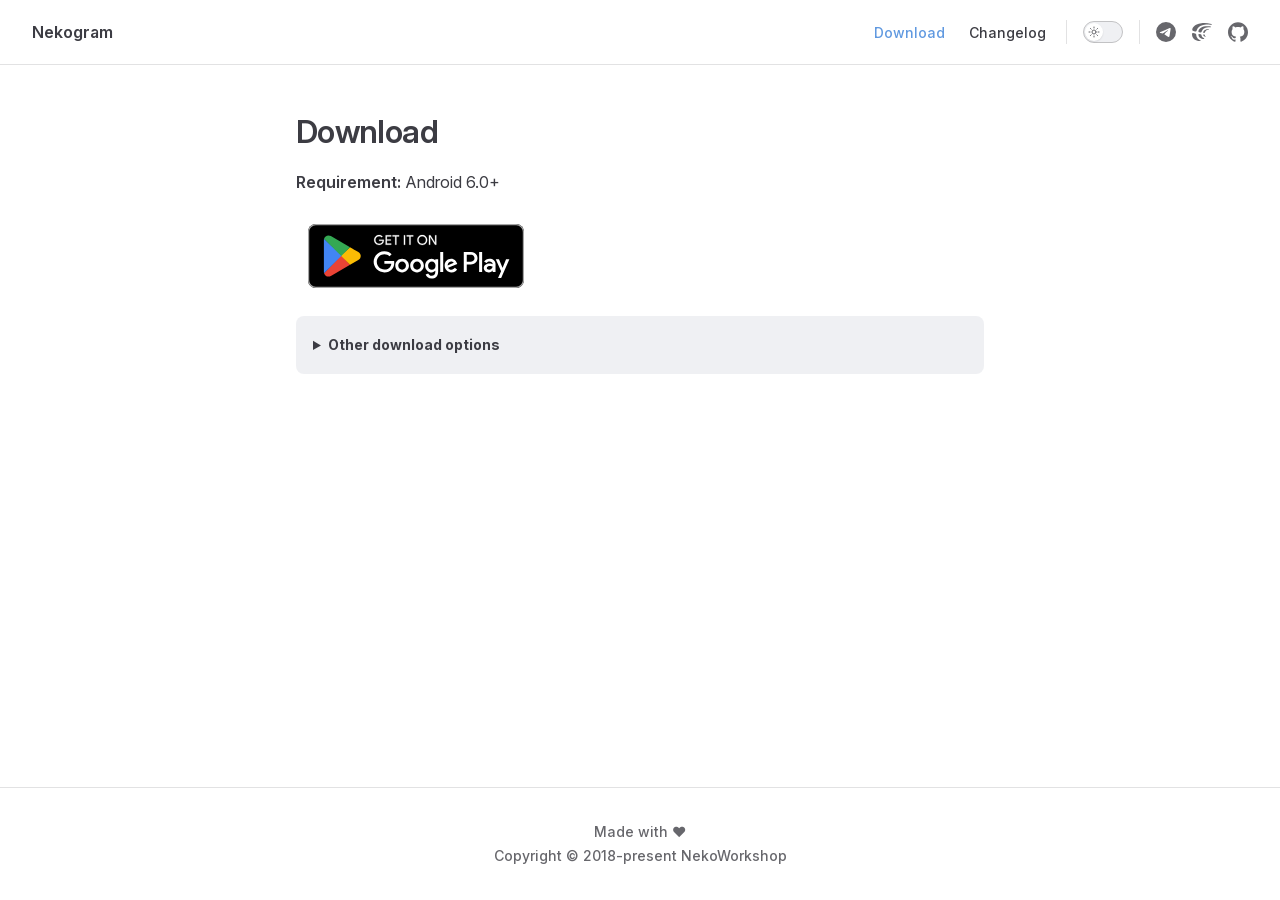
<file: download.html>
<!DOCTYPE html>
<html lang="en-US" dir="ltr">
  <head>
    <meta charset="utf-8">
    <meta name="viewport" content="width=device-width,initial-scale=1">
    <title>Download | Nekogram</title>
    <meta name="description" content="Open-source third-party Telegram client with few but useful mods">
    <meta name="generator" content="VitePress v2.0.0-alpha.21">
    
    <link rel="preload stylesheet" href="/assets/style.M0fPwA57.css" as="style">
    <link rel="preload stylesheet" href="/assets/vp-icons.fd40e4e6.css" as="style">
    <script type="module" src="/assets/chunks/metadata.8586a3b8.js"></script>
    <script type="module" src="/assets/app.Do6iyLoe.js"></script>
    <link rel="preload" href="/assets/inter-roman-latin.BGqfVNJZ.woff2" as="font" type="font/woff2" crossorigin="">
    <link rel="modulepreload" href="/assets/chunks/framework.DU75x1fv.js">
    <link rel="modulepreload" href="/assets/chunks/theme.CH-MltRp.js">
    <link rel="modulepreload" href="/assets/chunks/assets.DogRvYka.js">
    <link rel="modulepreload" href="/assets/download.md.BsaWkPxK.lean.js">
    <script async src="https://www.googletagmanager.com/gtag/js?id=G-BFBNXGKZQW"></script>
    <script>window.dataLayer=window.dataLayer||[];function gtag(){dataLayer.push(arguments)}gtag(`js`,new Date),gtag(`config`,`G-BFBNXGKZQW`);</script>
    <meta name="theme-color" content="#C4DEFF">
    <link rel="icon" href="/favicon.ico" sizes="48x48">
    <link rel="apple-touch-icon" href="/apple-touch-icon-180x180.png">
    <link rel="manifest" href="/manifest.webmanifest">
    <script id="check-dark-mode">(()=>{let e=localStorage.getItem(`vitepress-theme-appearance`)||`auto`,t=window.matchMedia(`(prefers-color-scheme: dark)`).matches;(!e||e===`auto`?t:e===`dark`)&&document.documentElement.classList.add(`dark`)})();</script>
    <script id="check-mac-os">document.documentElement.classList.toggle(`mac`,/Mac|iPhone|iPod|iPad/i.test(navigator.platform));</script>
  </head>
  <body>
    <div id="app"><div class="Layout" data-v-7e38a135><!--[--><!--]--><!--[--><span tabindex="-1" data-v-ef2166e1></span><a href="#VPContent" class="VPSkipLink visually-hidden" data-v-ef2166e1>Skip to content</a><!--]--><!----><header class="VPNav" data-v-7e38a135 data-v-201d4837><div class="VPNavBar top" data-v-201d4837 data-v-f4a0b221><div class="wrapper" data-v-f4a0b221><div class="container" data-v-f4a0b221><div class="title" data-v-f4a0b221><div class="VPNavBarTitle" data-v-f4a0b221 data-v-91968c33><a class="title" href="/" title="Nekogram" data-v-91968c33><!--[--><!--]--><!----><span data-v-91968c33>Nekogram</span><!--[--><!--]--></a></div></div><div class="content" data-v-f4a0b221><div class="content-body" data-v-f4a0b221><!--[--><!--]--><div class="VPNavBarSearch search" data-v-f4a0b221 data-v-53ce333e><!----></div><nav aria-label="Main Navigation" class="VPNavMenu VPNavBarMenu menu" data-v-f4a0b221 data-v-f2b27659><ul class="list" data-v-f2b27659><!--[--><li class="" data-v-f2b27659><a class="VPLink link VPNavMenuLink VPNavBarMenuLink active" href="/download" aria-current="page" data-v-f2b27659 data-v-08c98c0f data-v-0f8def7a><!--[--><span dir="auto" data-v-08c98c0f>Download</span><!--]--></a></li><li class="" data-v-f2b27659><a class="VPLink link VPNavMenuLink VPNavBarMenuLink" href="/changelog" data-v-f2b27659 data-v-08c98c0f data-v-0f8def7a><!--[--><span dir="auto" data-v-08c98c0f>Changelog</span><!--]--></a></li><!--]--></ul></nav><!----><div class="VPNavAppearance VPNavBarAppearance appearance" data-v-f4a0b221 data-v-af2ba214><!----><button class="VPSwitch VPSwitchAppearance" type="button" role="switch" title aria-label="Appearance" aria-checked="false" data-v-af2ba214 data-v-9126ea7f data-v-d14308b9><span class="check" data-v-d14308b9><span class="icon" data-v-d14308b9><!--[--><span class="vpi-sun sun" aria-hidden="true" data-v-9126ea7f></span><span class="vpi-moon moon" aria-hidden="true" data-v-9126ea7f></span><!--]--></span></span></button></div><ul class="VPSocialLinks VPNavSocialLinks VPNavBarSocialLinks social-links" data-v-f4a0b221 data-v-07f6e6d5 data-v-c257d51e><!--[--><li data-v-c257d51e><a class="VPSocialLink no-icon" href="https://t.me/nekoupdates" aria-label="telegram" target="_blank" rel="me noopener" data-v-c257d51e data-v-b08e7265><span class="vpi-simple-icons-telegram" data-v-b08e7265 data-v-890c5b71></span></a></li><li data-v-c257d51e><a class="VPSocialLink no-icon" href="https://neko.crowdin.com/nekogram" aria-label="crowdin" target="_blank" rel="me noopener" data-v-c257d51e data-v-b08e7265><span class="vpi-simple-icons-crowdin" data-v-b08e7265 data-v-890c5b71></span></a></li><li data-v-c257d51e><a class="VPSocialLink no-icon" href="https://github.com/Nekogram/Nekogram" aria-label="github" target="_blank" rel="me noopener" data-v-c257d51e data-v-b08e7265><span class="vpi-simple-icons-github" data-v-b08e7265 data-v-890c5b71></span></a></li><!--]--></ul><!----><!--[--><!--]--><button type="button" class="VPNavBarHamburger hamburger" aria-label="Menu" aria-expanded="false" data-v-f4a0b221 data-v-c31e41b5><span class="container" aria-hidden="true" data-v-c31e41b5><span class="top" data-v-c31e41b5></span><span class="middle" data-v-c31e41b5></span><span class="bottom" data-v-c31e41b5></span></span></button></div></div></div></div><div class="divider" data-v-f4a0b221><div class="divider-line" data-v-f4a0b221></div></div></div><!----></header><div class="VPLocalNav empty fixed" data-v-7e38a135 data-v-0702b41c><div class="container" data-v-0702b41c><!----><div class="VPLocalNavOutlineDropdown" style="--vp-vh:0px;" data-allow-mismatch="style" data-v-0702b41c data-v-33e51d80><button type="button" data-v-33e51d80>Return to top</button><!----></div></div></div><!----><div class="VPContent" id="VPContent" data-v-7e38a135 data-v-f0e4a8cc><div class="VPDoc" data-v-f0e4a8cc data-v-89563543><!--[--><!--]--><div class="container" data-v-89563543><!----><div class="content" data-v-89563543><div class="content-container" data-v-89563543><!--[--><!--]--><main class="main" data-v-89563543><div style="position:relative;" class="vp-doc _download" data-v-89563543><div><h1 id="download" tabindex="-1">Download <a class="header-anchor" href="#download" aria-label="Permalink to “Download”">​</a></h1><p><strong>Requirement:</strong> Android 6.0+</p><p><a href="https://play.google.com/store/apps/details?id=tw.nekomimi.nekogram&amp;listing=website&amp;utm_source=website" target="_blank" rel="noreferrer"><img alt="Get it on Google Play" src="/assets/GetItOnGooglePlay_Badge_Web_color_English.DSKn-J0G.svg" style="padding:12px;width:240px;"></a></p><details class="details custom-block"><summary>Other download options</summary><p><a href="https://t.me/NekogramAPKs" target="_blank" rel="noreferrer">Telegram Channel</a><br><a href="https://github.com/Nekogram/Nekogram/releases" target="_blank" rel="noreferrer">GitHub</a></p></details></div></div></main><footer class="VPDocFooter" data-v-89563543 data-v-3507d06d><!--[--><!--]--><!----><!----></footer><!--[--><!--]--></div></div></div><!--[--><!--]--></div></div><footer class="VPFooter" data-v-7e38a135 data-v-3b4276f6><div class="container" data-v-3b4276f6><p class="message" data-v-3b4276f6><bdi data-v-3b4276f6>Made with ❤️</bdi></p><p class="copyright" data-v-3b4276f6><bdi data-v-3b4276f6>Copyright © 2018-present NekoWorkshop</bdi></p></div></footer><!--[--><!--]--></div></div>
    
    
  </body>
</html>
</file>
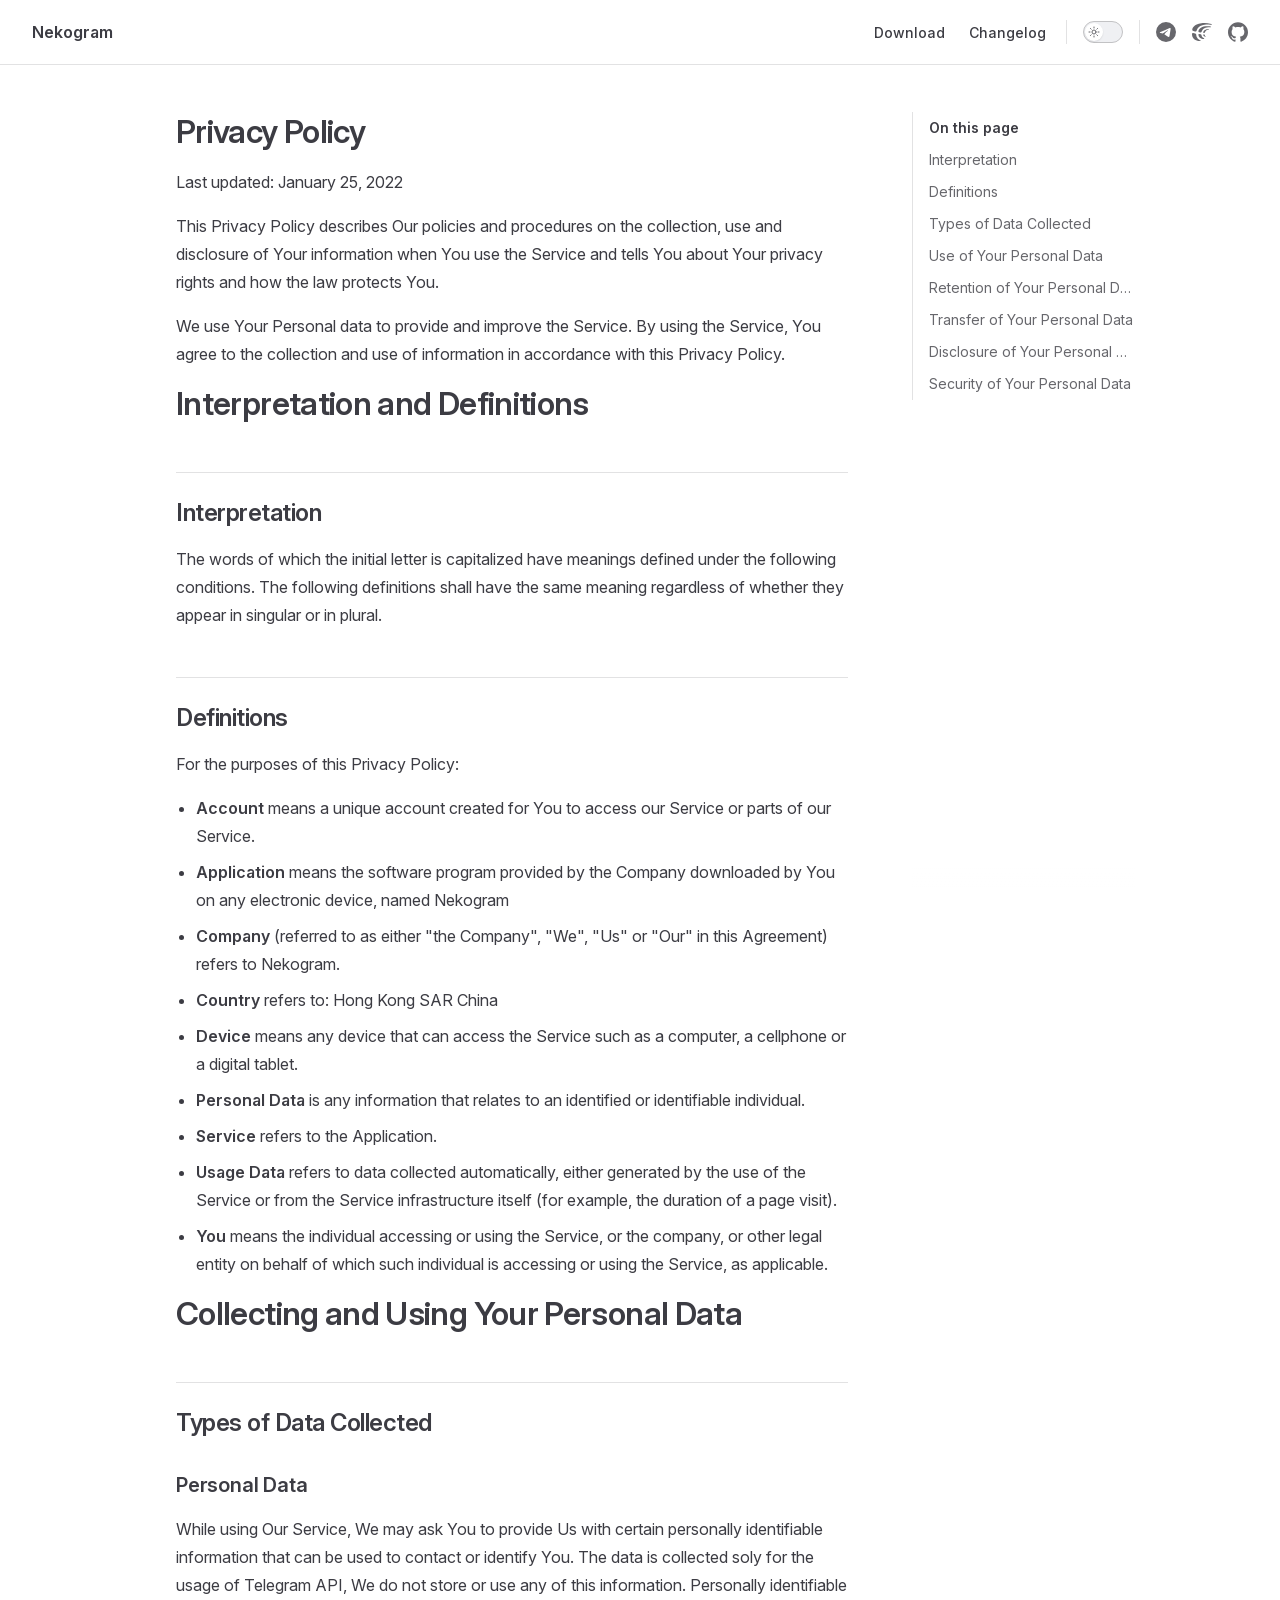
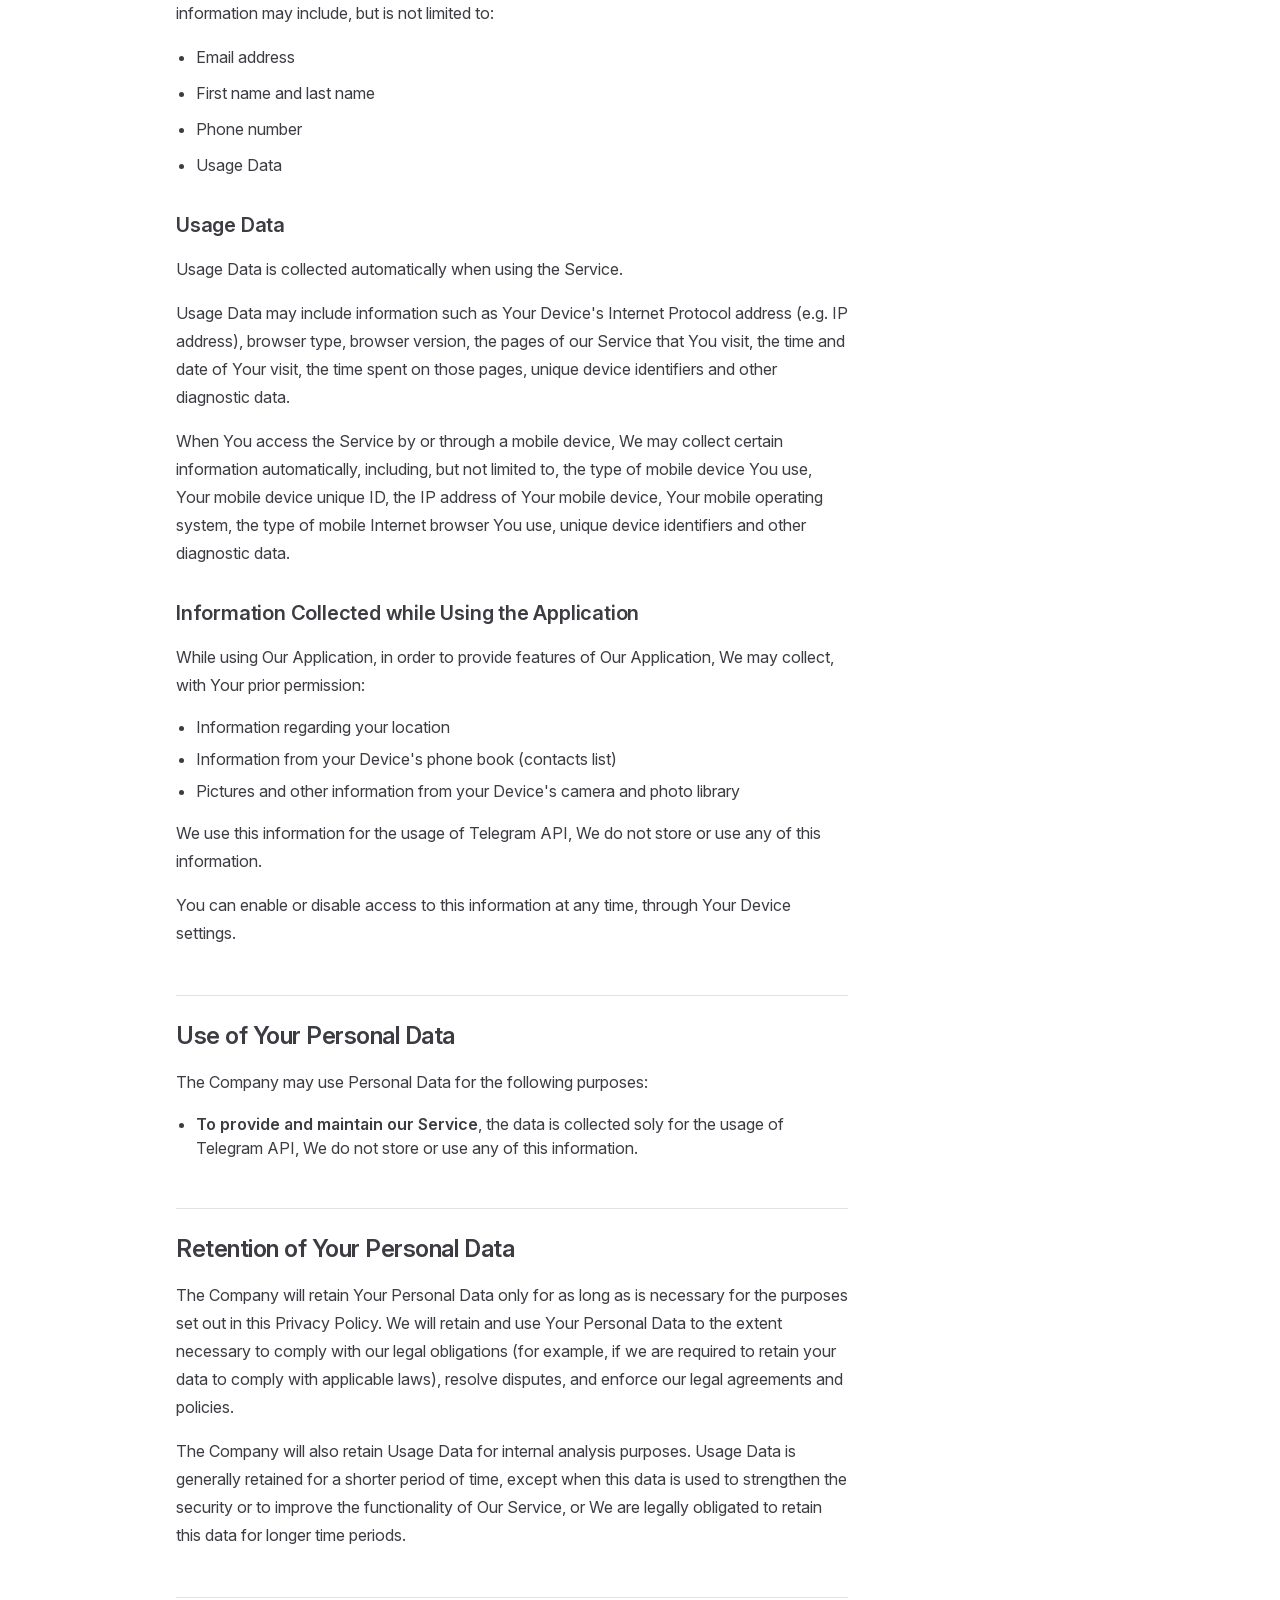
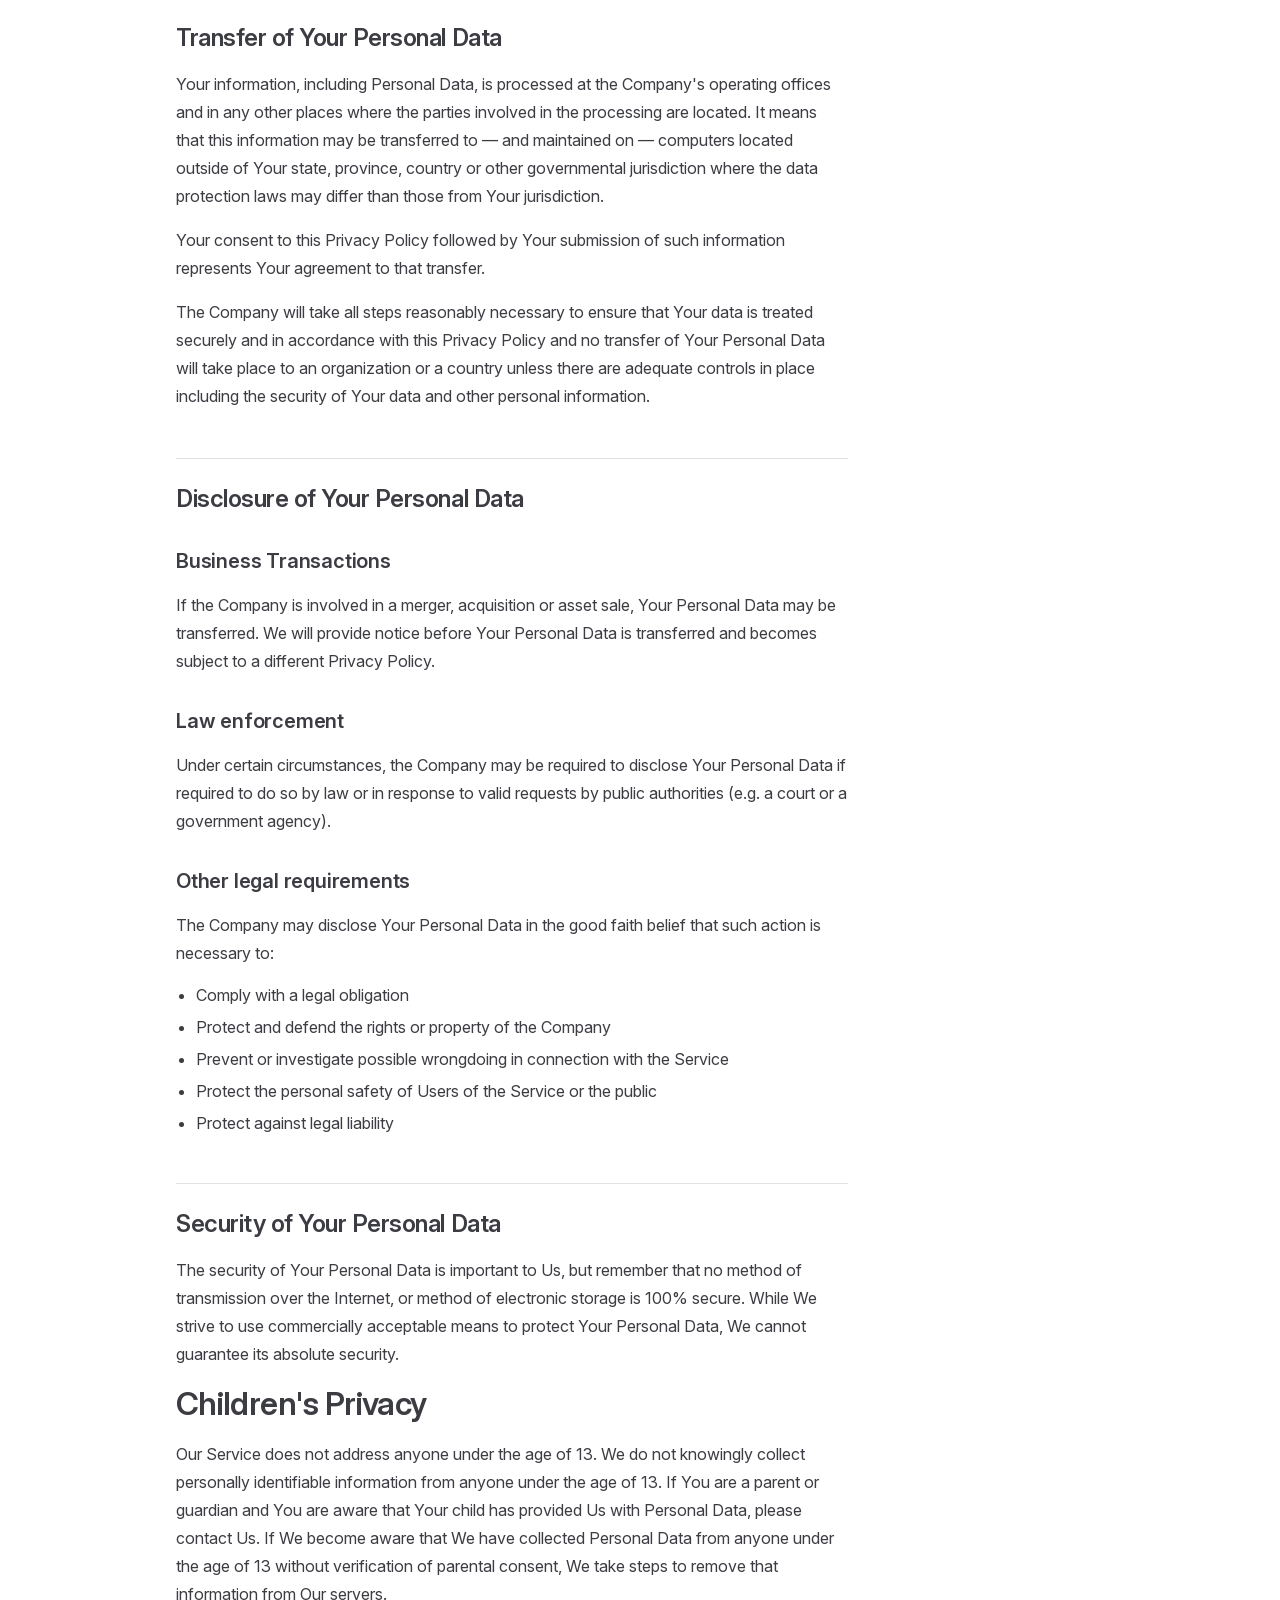
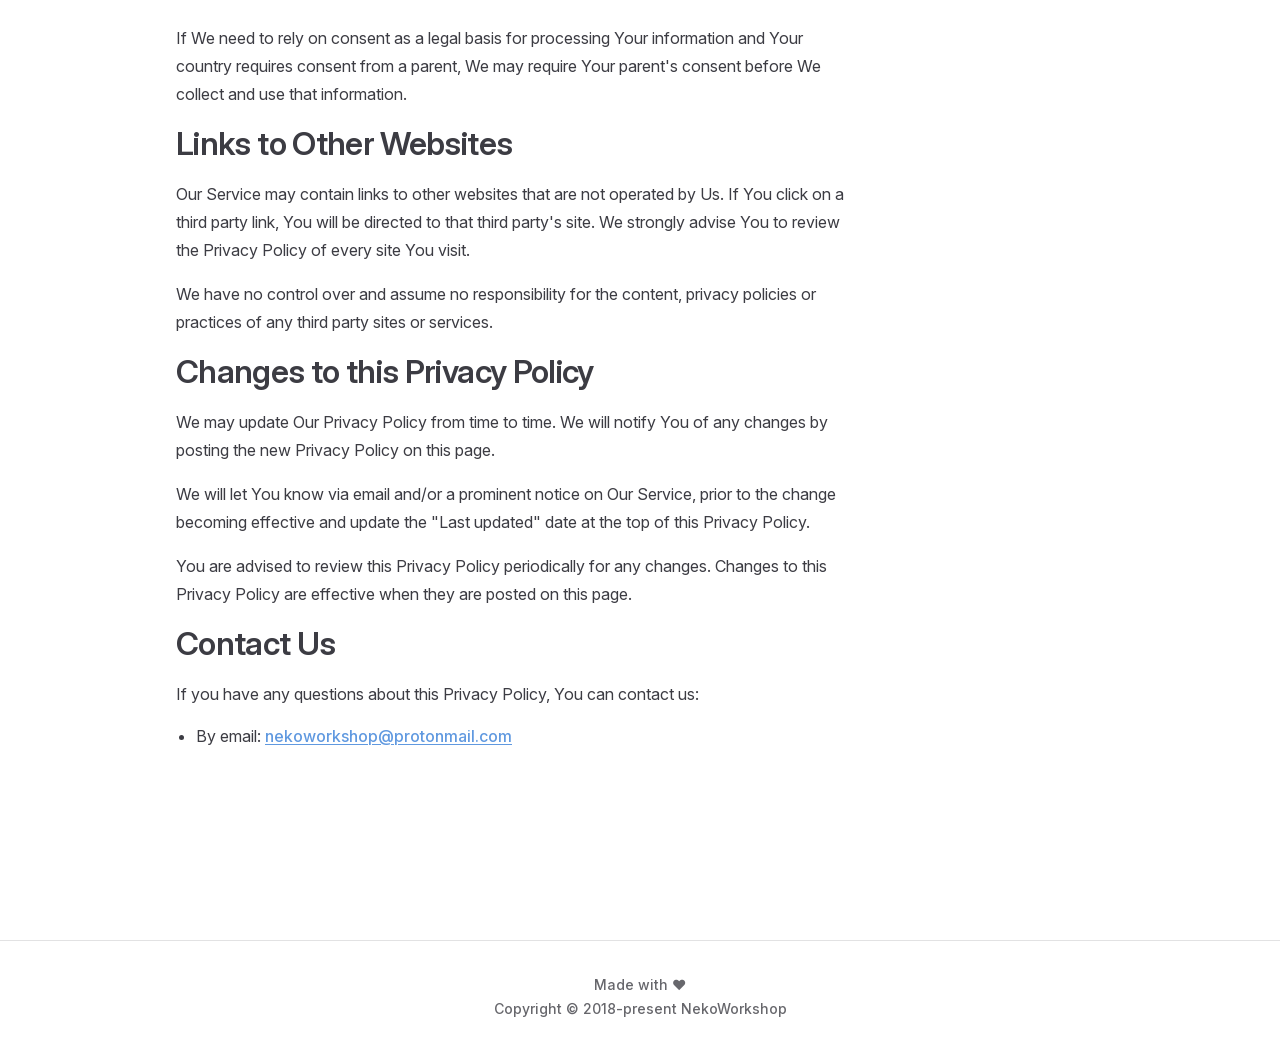
<file: privacy.html>
<!DOCTYPE html>
<html lang="en-US" dir="ltr">
  <head>
    <meta charset="utf-8">
    <meta name="viewport" content="width=device-width,initial-scale=1">
    <title>Privacy Policy | Nekogram</title>
    <meta name="description" content="Open-source third-party Telegram client with few but useful mods">
    <meta name="generator" content="VitePress v2.0.0-alpha.21">
    
    <link rel="preload stylesheet" href="/assets/style.M0fPwA57.css" as="style">
    <link rel="preload stylesheet" href="/assets/vp-icons.fd40e4e6.css" as="style">
    <script type="module" src="/assets/chunks/metadata.8586a3b8.js"></script>
    <script type="module" src="/assets/app.Do6iyLoe.js"></script>
    <link rel="preload" href="/assets/inter-roman-latin.BGqfVNJZ.woff2" as="font" type="font/woff2" crossorigin="">
    <link rel="modulepreload" href="/assets/chunks/framework.DU75x1fv.js">
    <link rel="modulepreload" href="/assets/chunks/theme.CH-MltRp.js">
    <link rel="modulepreload" href="/assets/privacy.md.Ri73fqs0.lean.js">
    <script async src="https://www.googletagmanager.com/gtag/js?id=G-BFBNXGKZQW"></script>
    <script>window.dataLayer=window.dataLayer||[];function gtag(){dataLayer.push(arguments)}gtag(`js`,new Date),gtag(`config`,`G-BFBNXGKZQW`);</script>
    <meta name="theme-color" content="#C4DEFF">
    <link rel="icon" href="/favicon.ico" sizes="48x48">
    <link rel="apple-touch-icon" href="/apple-touch-icon-180x180.png">
    <link rel="manifest" href="/manifest.webmanifest">
    <script id="check-dark-mode">(()=>{let e=localStorage.getItem(`vitepress-theme-appearance`)||`auto`,t=window.matchMedia(`(prefers-color-scheme: dark)`).matches;(!e||e===`auto`?t:e===`dark`)&&document.documentElement.classList.add(`dark`)})();</script>
    <script id="check-mac-os">document.documentElement.classList.toggle(`mac`,/Mac|iPhone|iPod|iPad/i.test(navigator.platform));</script>
  </head>
  <body>
    <div id="app"><div class="Layout" data-v-7e38a135><!--[--><!--]--><!--[--><span tabindex="-1" data-v-ef2166e1></span><a href="#VPContent" class="VPSkipLink visually-hidden" data-v-ef2166e1>Skip to content</a><!--]--><!----><header class="VPNav" data-v-7e38a135 data-v-201d4837><div class="VPNavBar top" data-v-201d4837 data-v-f4a0b221><div class="wrapper" data-v-f4a0b221><div class="container" data-v-f4a0b221><div class="title" data-v-f4a0b221><div class="VPNavBarTitle" data-v-f4a0b221 data-v-91968c33><a class="title" href="/" title="Nekogram" data-v-91968c33><!--[--><!--]--><!----><span data-v-91968c33>Nekogram</span><!--[--><!--]--></a></div></div><div class="content" data-v-f4a0b221><div class="content-body" data-v-f4a0b221><!--[--><!--]--><div class="VPNavBarSearch search" data-v-f4a0b221 data-v-53ce333e><!----></div><nav aria-label="Main Navigation" class="VPNavMenu VPNavBarMenu menu" data-v-f4a0b221 data-v-f2b27659><ul class="list" data-v-f2b27659><!--[--><li class="" data-v-f2b27659><a class="VPLink link VPNavMenuLink VPNavBarMenuLink" href="/download" data-v-f2b27659 data-v-08c98c0f data-v-0f8def7a><!--[--><span dir="auto" data-v-08c98c0f>Download</span><!--]--></a></li><li class="" data-v-f2b27659><a class="VPLink link VPNavMenuLink VPNavBarMenuLink" href="/changelog" data-v-f2b27659 data-v-08c98c0f data-v-0f8def7a><!--[--><span dir="auto" data-v-08c98c0f>Changelog</span><!--]--></a></li><!--]--></ul></nav><!----><div class="VPNavAppearance VPNavBarAppearance appearance" data-v-f4a0b221 data-v-af2ba214><!----><button class="VPSwitch VPSwitchAppearance" type="button" role="switch" title aria-label="Appearance" aria-checked="false" data-v-af2ba214 data-v-9126ea7f data-v-d14308b9><span class="check" data-v-d14308b9><span class="icon" data-v-d14308b9><!--[--><span class="vpi-sun sun" aria-hidden="true" data-v-9126ea7f></span><span class="vpi-moon moon" aria-hidden="true" data-v-9126ea7f></span><!--]--></span></span></button></div><ul class="VPSocialLinks VPNavSocialLinks VPNavBarSocialLinks social-links" data-v-f4a0b221 data-v-07f6e6d5 data-v-c257d51e><!--[--><li data-v-c257d51e><a class="VPSocialLink no-icon" href="https://t.me/nekoupdates" aria-label="telegram" target="_blank" rel="me noopener" data-v-c257d51e data-v-b08e7265><span class="vpi-simple-icons-telegram" data-v-b08e7265 data-v-890c5b71></span></a></li><li data-v-c257d51e><a class="VPSocialLink no-icon" href="https://neko.crowdin.com/nekogram" aria-label="crowdin" target="_blank" rel="me noopener" data-v-c257d51e data-v-b08e7265><span class="vpi-simple-icons-crowdin" data-v-b08e7265 data-v-890c5b71></span></a></li><li data-v-c257d51e><a class="VPSocialLink no-icon" href="https://github.com/Nekogram/Nekogram" aria-label="github" target="_blank" rel="me noopener" data-v-c257d51e data-v-b08e7265><span class="vpi-simple-icons-github" data-v-b08e7265 data-v-890c5b71></span></a></li><!--]--></ul><!----><!--[--><!--]--><button type="button" class="VPNavBarHamburger hamburger" aria-label="Menu" aria-expanded="false" data-v-f4a0b221 data-v-c31e41b5><span class="container" aria-hidden="true" data-v-c31e41b5><span class="top" data-v-c31e41b5></span><span class="middle" data-v-c31e41b5></span><span class="bottom" data-v-c31e41b5></span></span></button></div></div></div></div><div class="divider" data-v-f4a0b221><div class="divider-line" data-v-f4a0b221></div></div></div><!----></header><div class="VPLocalNav empty fixed" data-v-7e38a135 data-v-0702b41c><div class="container" data-v-0702b41c><!----><div class="VPLocalNavOutlineDropdown" style="--vp-vh:0px;" data-allow-mismatch="style" data-v-0702b41c data-v-33e51d80><button type="button" data-v-33e51d80>Return to top</button><!----></div></div></div><!----><div class="VPContent" id="VPContent" data-v-7e38a135 data-v-f0e4a8cc><div class="VPDoc has-aside" data-v-f0e4a8cc data-v-89563543><!--[--><!--]--><div class="container" data-v-89563543><div class="aside" data-v-89563543><div class="aside-curtain" data-v-89563543></div><div class="aside-container" data-v-89563543><div class="aside-content" data-v-89563543><div class="VPDocAside" data-v-89563543 data-v-5ef2eff3><!--[--><!--]--><!--[--><!--]--><nav aria-labelledby="doc-outline-aria-label" class="VPDocAsideOutline" data-v-5ef2eff3 data-v-e4505eb2><div class="content" data-v-e4505eb2><div class="outline-marker" data-v-e4505eb2></div><div aria-level="2" class="outline-title" id="doc-outline-aria-label" role="heading" data-v-e4505eb2>On this page</div><ul class="VPDocOutlineItem root" data-v-e4505eb2 data-v-8e2b9559><!--[--><!--]--></ul></div></nav><!--[--><!--]--><div class="spacer" data-v-5ef2eff3></div><!--[--><!--]--><!----><!--[--><!--]--><!--[--><!--]--></div></div></div></div><div class="content" data-v-89563543><div class="content-container" data-v-89563543><!--[--><!--]--><main class="main" data-v-89563543><div style="position:relative;" class="vp-doc _privacy" data-v-89563543><div><h1 id="privacy-policy" tabindex="-1">Privacy Policy <a class="header-anchor" href="#privacy-policy" aria-label="Permalink to “Privacy Policy”">​</a></h1><p>Last updated: January 25, 2022</p><p>This Privacy Policy describes Our policies and procedures on the collection, use and disclosure of Your information when You use the Service and tells You about Your privacy rights and how the law protects You.</p><p>We use Your Personal data to provide and improve the Service. By using the Service, You agree to the collection and use of information in accordance with this Privacy Policy.</p><h1 id="interpretation-and-definitions" tabindex="-1">Interpretation and Definitions <a class="header-anchor" href="#interpretation-and-definitions" aria-label="Permalink to “Interpretation and Definitions”">​</a></h1><h2 id="interpretation" tabindex="-1">Interpretation <a class="header-anchor" href="#interpretation" aria-label="Permalink to “Interpretation”">​</a></h2><p>The words of which the initial letter is capitalized have meanings defined under the following conditions. The following definitions shall have the same meaning regardless of whether they appear in singular or in plural.</p><h2 id="definitions" tabindex="-1">Definitions <a class="header-anchor" href="#definitions" aria-label="Permalink to “Definitions”">​</a></h2><p>For the purposes of this Privacy Policy:</p><ul><li><p><strong>Account</strong> means a unique account created for You to access our Service or parts of our Service.</p></li><li><p><strong>Application</strong> means the software program provided by the Company downloaded by You on any electronic device, named Nekogram</p></li><li><p><strong>Company</strong> (referred to as either &quot;the Company&quot;, &quot;We&quot;, &quot;Us&quot; or &quot;Our&quot; in this Agreement) refers to Nekogram.</p></li><li><p><strong>Country</strong> refers to: Hong Kong SAR China</p></li><li><p><strong>Device</strong> means any device that can access the Service such as a computer, a cellphone or a digital tablet.</p></li><li><p><strong>Personal Data</strong> is any information that relates to an identified or identifiable individual.</p></li><li><p><strong>Service</strong> refers to the Application.</p></li><li><p><strong>Usage Data</strong> refers to data collected automatically, either generated by the use of the Service or from the Service infrastructure itself (for example, the duration of a page visit).</p></li><li><p><strong>You</strong> means the individual accessing or using the Service, or the company, or other legal entity on behalf of which such individual is accessing or using the Service, as applicable.</p></li></ul><h1 id="collecting-and-using-your-personal-data" tabindex="-1">Collecting and Using Your Personal Data <a class="header-anchor" href="#collecting-and-using-your-personal-data" aria-label="Permalink to “Collecting and Using Your Personal Data”">​</a></h1><h2 id="types-of-data-collected" tabindex="-1">Types of Data Collected <a class="header-anchor" href="#types-of-data-collected" aria-label="Permalink to “Types of Data Collected”">​</a></h2><h3 id="personal-data" tabindex="-1">Personal Data <a class="header-anchor" href="#personal-data" aria-label="Permalink to “Personal Data”">​</a></h3><p>While using Our Service, We may ask You to provide Us with certain personally identifiable information that can be used to contact or identify You. The data is collected soly for the usage of Telegram API, We do not store or use any of this information. Personally identifiable information may include, but is not limited to:</p><ul><li><p>Email address</p></li><li><p>First name and last name</p></li><li><p>Phone number</p></li><li><p>Usage Data</p></li></ul><h3 id="usage-data" tabindex="-1">Usage Data <a class="header-anchor" href="#usage-data" aria-label="Permalink to “Usage Data”">​</a></h3><p>Usage Data is collected automatically when using the Service.</p><p>Usage Data may include information such as Your Device&#39;s Internet Protocol address (e.g. IP address), browser type, browser version, the pages of our Service that You visit, the time and date of Your visit, the time spent on those pages, unique device identifiers and other diagnostic data.</p><p>When You access the Service by or through a mobile device, We may collect certain information automatically, including, but not limited to, the type of mobile device You use, Your mobile device unique ID, the IP address of Your mobile device, Your mobile operating system, the type of mobile Internet browser You use, unique device identifiers and other diagnostic data.</p><h3 id="information-collected-while-using-the-application" tabindex="-1">Information Collected while Using the Application <a class="header-anchor" href="#information-collected-while-using-the-application" aria-label="Permalink to “Information Collected while Using the Application”">​</a></h3><p>While using Our Application, in order to provide features of Our Application, We may collect, with Your prior permission:</p><ul><li>Information regarding your location</li><li>Information from your Device&#39;s phone book (contacts list)</li><li>Pictures and other information from your Device&#39;s camera and photo library</li></ul><p>We use this information for the usage of Telegram API, We do not store or use any of this information.</p><p>You can enable or disable access to this information at any time, through Your Device settings.</p><h2 id="use-of-your-personal-data" tabindex="-1">Use of Your Personal Data <a class="header-anchor" href="#use-of-your-personal-data" aria-label="Permalink to “Use of Your Personal Data”">​</a></h2><p>The Company may use Personal Data for the following purposes:</p><ul><li><strong>To provide and maintain our Service</strong>, the data is collected soly for the usage of Telegram API, We do not store or use any of this information.</li></ul><h2 id="retention-of-your-personal-data" tabindex="-1">Retention of Your Personal Data <a class="header-anchor" href="#retention-of-your-personal-data" aria-label="Permalink to “Retention of Your Personal Data”">​</a></h2><p>The Company will retain Your Personal Data only for as long as is necessary for the purposes set out in this Privacy Policy. We will retain and use Your Personal Data to the extent necessary to comply with our legal obligations (for example, if we are required to retain your data to comply with applicable laws), resolve disputes, and enforce our legal agreements and policies.</p><p>The Company will also retain Usage Data for internal analysis purposes. Usage Data is generally retained for a shorter period of time, except when this data is used to strengthen the security or to improve the functionality of Our Service, or We are legally obligated to retain this data for longer time periods.</p><h2 id="transfer-of-your-personal-data" tabindex="-1">Transfer of Your Personal Data <a class="header-anchor" href="#transfer-of-your-personal-data" aria-label="Permalink to “Transfer of Your Personal Data”">​</a></h2><p>Your information, including Personal Data, is processed at the Company&#39;s operating offices and in any other places where the parties involved in the processing are located. It means that this information may be transferred to — and maintained on — computers located outside of Your state, province, country or other governmental jurisdiction where the data protection laws may differ than those from Your jurisdiction.</p><p>Your consent to this Privacy Policy followed by Your submission of such information represents Your agreement to that transfer.</p><p>The Company will take all steps reasonably necessary to ensure that Your data is treated securely and in accordance with this Privacy Policy and no transfer of Your Personal Data will take place to an organization or a country unless there are adequate controls in place including the security of Your data and other personal information.</p><h2 id="disclosure-of-your-personal-data" tabindex="-1">Disclosure of Your Personal Data <a class="header-anchor" href="#disclosure-of-your-personal-data" aria-label="Permalink to “Disclosure of Your Personal Data”">​</a></h2><h3 id="business-transactions" tabindex="-1">Business Transactions <a class="header-anchor" href="#business-transactions" aria-label="Permalink to “Business Transactions”">​</a></h3><p>If the Company is involved in a merger, acquisition or asset sale, Your Personal Data may be transferred. We will provide notice before Your Personal Data is transferred and becomes subject to a different Privacy Policy.</p><h3 id="law-enforcement" tabindex="-1">Law enforcement <a class="header-anchor" href="#law-enforcement" aria-label="Permalink to “Law enforcement”">​</a></h3><p>Under certain circumstances, the Company may be required to disclose Your Personal Data if required to do so by law or in response to valid requests by public authorities (e.g. a court or a government agency).</p><h3 id="other-legal-requirements" tabindex="-1">Other legal requirements <a class="header-anchor" href="#other-legal-requirements" aria-label="Permalink to “Other legal requirements”">​</a></h3><p>The Company may disclose Your Personal Data in the good faith belief that such action is necessary to:</p><ul><li>Comply with a legal obligation</li><li>Protect and defend the rights or property of the Company</li><li>Prevent or investigate possible wrongdoing in connection with the Service</li><li>Protect the personal safety of Users of the Service or the public</li><li>Protect against legal liability</li></ul><h2 id="security-of-your-personal-data" tabindex="-1">Security of Your Personal Data <a class="header-anchor" href="#security-of-your-personal-data" aria-label="Permalink to “Security of Your Personal Data”">​</a></h2><p>The security of Your Personal Data is important to Us, but remember that no method of transmission over the Internet, or method of electronic storage is 100% secure. While We strive to use commercially acceptable means to protect Your Personal Data, We cannot guarantee its absolute security.</p><h1 id="children-s-privacy" tabindex="-1">Children&#39;s Privacy <a class="header-anchor" href="#children-s-privacy" aria-label="Permalink to “Children&#39;s Privacy”">​</a></h1><p>Our Service does not address anyone under the age of 13. We do not knowingly collect personally identifiable information from anyone under the age of 13. If You are a parent or guardian and You are aware that Your child has provided Us with Personal Data, please contact Us. If We become aware that We have collected Personal Data from anyone under the age of 13 without verification of parental consent, We take steps to remove that information from Our servers.</p><p>If We need to rely on consent as a legal basis for processing Your information and Your country requires consent from a parent, We may require Your parent&#39;s consent before We collect and use that information.</p><h1 id="links-to-other-websites" tabindex="-1">Links to Other Websites <a class="header-anchor" href="#links-to-other-websites" aria-label="Permalink to “Links to Other Websites”">​</a></h1><p>Our Service may contain links to other websites that are not operated by Us. If You click on a third party link, You will be directed to that third party&#39;s site. We strongly advise You to review the Privacy Policy of every site You visit.</p><p>We have no control over and assume no responsibility for the content, privacy policies or practices of any third party sites or services.</p><h1 id="changes-to-this-privacy-policy" tabindex="-1">Changes to this Privacy Policy <a class="header-anchor" href="#changes-to-this-privacy-policy" aria-label="Permalink to “Changes to this Privacy Policy”">​</a></h1><p>We may update Our Privacy Policy from time to time. We will notify You of any changes by posting the new Privacy Policy on this page.</p><p>We will let You know via email and/or a prominent notice on Our Service, prior to the change becoming effective and update the &quot;Last updated&quot; date at the top of this Privacy Policy.</p><p>You are advised to review this Privacy Policy periodically for any changes. Changes to this Privacy Policy are effective when they are posted on this page.</p><h1 id="contact-us" tabindex="-1">Contact Us <a class="header-anchor" href="#contact-us" aria-label="Permalink to “Contact Us”">​</a></h1><p>If you have any questions about this Privacy Policy, You can contact us:</p><ul><li>By email: <a href="mailto:nekoworkshop@protonmail.com" target="_blank" rel="noreferrer">nekoworkshop@protonmail.com</a></li></ul></div></div></main><footer class="VPDocFooter" data-v-89563543 data-v-3507d06d><!--[--><!--]--><!----><!----></footer><!--[--><!--]--></div></div></div><!--[--><!--]--></div></div><footer class="VPFooter" data-v-7e38a135 data-v-3b4276f6><div class="container" data-v-3b4276f6><p class="message" data-v-3b4276f6><bdi data-v-3b4276f6>Made with ❤️</bdi></p><p class="copyright" data-v-3b4276f6><bdi data-v-3b4276f6>Copyright © 2018-present NekoWorkshop</bdi></p></div></footer><!--[--><!--]--></div></div>
    
    
  </body>
</html>
</file>
<file: assets/style.M0fPwA57.css>
:root{--vp-c-white:#fff;--vp-c-black:#000;--vp-c-neutral:var(--vp-c-black);--vp-c-neutral-inverse:var(--vp-c-white)}.dark{--vp-c-neutral:var(--vp-c-white);--vp-c-neutral-inverse:var(--vp-c-black)}:root{--vp-c-gray-1:#dddde3;--vp-c-gray-2:#e4e4e9;--vp-c-gray-3:#ebebef;--vp-c-gray-soft:#8e96aa24;--vp-c-indigo-1:#3451b2;--vp-c-indigo-2:#3a5ccc;--vp-c-indigo-3:#5672cd;--vp-c-indigo-soft:#646cff24;--vp-c-purple-1:#6f42c1;--vp-c-purple-2:#7e4cc9;--vp-c-purple-3:#8e5cd9;--vp-c-purple-soft:#9f7aea24;--vp-c-green-1:#18794e;--vp-c-green-2:#299764;--vp-c-green-3:#30a46c;--vp-c-green-soft:#10b98124;--vp-c-yellow-1:#915930;--vp-c-yellow-2:#946300;--vp-c-yellow-3:#9f6a00;--vp-c-yellow-soft:#eab30824;--vp-c-orange-1:#9a4224;--vp-c-orange-2:#b95a00;--vp-c-orange-3:#c16200;--vp-c-orange-soft:#f9731624;--vp-c-red-1:#b8272c;--vp-c-red-2:#d5393e;--vp-c-red-3:#e0575b;--vp-c-red-soft:#f43f5e24;--vp-c-sponsor:#db2777}.dark{--vp-c-gray-1:#515c67;--vp-c-gray-2:#414853;--vp-c-gray-3:#32363f;--vp-c-gray-soft:#65758529;--vp-c-indigo-1:#a8b1ff;--vp-c-indigo-2:#5c73e7;--vp-c-indigo-3:#3e63dd;--vp-c-indigo-soft:#646cff29;--vp-c-purple-1:#c8abfa;--vp-c-purple-2:#a879e6;--vp-c-purple-3:#8e5cd9;--vp-c-purple-soft:#9f7aea29;--vp-c-green-1:#3dd68c;--vp-c-green-2:#30a46c;--vp-c-green-3:#298459;--vp-c-green-soft:#10b98129;--vp-c-yellow-1:#f9b44e;--vp-c-yellow-2:#da8b17;--vp-c-yellow-3:#a46a0a;--vp-c-yellow-soft:#eab30829;--vp-c-orange-1:#fb8c00;--vp-c-orange-2:#e46a02;--vp-c-orange-3:#b45309;--vp-c-orange-soft:#f9731629;--vp-c-red-1:#f66f81;--vp-c-red-2:#f14158;--vp-c-red-3:#b62a3c;--vp-c-red-soft:#f43f5e29}:root{--vp-c-bg:#fff;--vp-c-bg-alt:#f6f6f7;--vp-c-bg-elv:#fff;--vp-c-bg-soft:#f6f6f7}.dark{--vp-c-bg:#1b1b1f;--vp-c-bg-alt:#161618;--vp-c-bg-elv:#202127;--vp-c-bg-soft:#202127}:root{--vp-c-border:#c2c2c4;--vp-c-divider:#e2e2e3;--vp-c-gutter:#e2e2e3}.dark{--vp-c-border:#3c3f44;--vp-c-divider:#2e2e32;--vp-c-gutter:#000}:root{--vp-c-text-1:#3c3c43;--vp-c-text-2:#67676c;--vp-c-text-3:#929295}.dark{--vp-c-text-1:#dfdfd6;--vp-c-text-2:#98989f;--vp-c-text-3:#6a6a71}:root{--vp-c-default-1:var(--vp-c-gray-1);--vp-c-default-2:var(--vp-c-gray-2);--vp-c-default-3:var(--vp-c-gray-3);--vp-c-default-soft:var(--vp-c-gray-soft);--vp-c-brand-1:var(--vp-c-indigo-1);--vp-c-brand-2:var(--vp-c-indigo-2);--vp-c-brand-3:var(--vp-c-indigo-3);--vp-c-brand-soft:var(--vp-c-indigo-soft);--vp-c-brand:var(--vp-c-brand-1);--vp-c-tip-1:var(--vp-c-brand-1);--vp-c-tip-2:var(--vp-c-brand-2);--vp-c-tip-3:var(--vp-c-brand-3);--vp-c-tip-soft:var(--vp-c-brand-soft);--vp-c-note-1:var(--vp-c-brand-1);--vp-c-note-2:var(--vp-c-brand-2);--vp-c-note-3:var(--vp-c-brand-3);--vp-c-note-soft:var(--vp-c-brand-soft);--vp-c-success-1:var(--vp-c-green-1);--vp-c-success-2:var(--vp-c-green-2);--vp-c-success-3:var(--vp-c-green-3);--vp-c-success-soft:var(--vp-c-green-soft);--vp-c-important-1:var(--vp-c-purple-1);--vp-c-important-2:var(--vp-c-purple-2);--vp-c-important-3:var(--vp-c-purple-3);--vp-c-important-soft:var(--vp-c-purple-soft);--vp-c-warning-1:var(--vp-c-yellow-1);--vp-c-warning-2:var(--vp-c-yellow-2);--vp-c-warning-3:var(--vp-c-yellow-3);--vp-c-warning-soft:var(--vp-c-yellow-soft);--vp-c-danger-1:var(--vp-c-red-1);--vp-c-danger-2:var(--vp-c-red-2);--vp-c-danger-3:var(--vp-c-red-3);--vp-c-danger-soft:var(--vp-c-red-soft);--vp-c-caution-1:var(--vp-c-red-1);--vp-c-caution-2:var(--vp-c-red-2);--vp-c-caution-3:var(--vp-c-red-3);--vp-c-caution-soft:var(--vp-c-red-soft)}:root:where(:has(.vp-graded-containers)){--vp-c-warning-1:var(--vp-c-orange-1);--vp-c-warning-2:var(--vp-c-orange-2);--vp-c-warning-3:var(--vp-c-orange-3);--vp-c-warning-soft:var(--vp-c-orange-soft);--vp-c-caution-1:var(--vp-c-yellow-1);--vp-c-caution-2:var(--vp-c-yellow-2);--vp-c-caution-3:var(--vp-c-yellow-3);--vp-c-caution-soft:var(--vp-c-yellow-soft)}:root{--vp-font-family-base:-apple-system, BlinkMacSystemFont, sans-serif, "Apple Color Emoji", "Segoe UI Emoji", "Segoe UI Symbol", "Noto Color Emoji";--vp-font-family-mono:ui-monospace, "Menlo", "Monaco", "Consolas", "Liberation Mono", "Courier New", monospace}[lang]:where(:lang(zh),:lang(ja),:lang(ko)) h1,[lang]:where(:lang(zh),:lang(ja),:lang(ko)) h2,[lang]:where(:lang(zh),:lang(ja),:lang(ko)) h3,[lang]:where(:lang(zh),:lang(ja),:lang(ko)) h4,[lang]:where(:lang(zh),:lang(ja),:lang(ko)) h5,[lang]:where(:lang(zh),:lang(ja),:lang(ko)) h6,[lang]:where(:lang(zh),:lang(ja),:lang(ko)) li,[lang]:where(:lang(zh),:lang(ja),:lang(ko)) p{line-break:strict}:root{--vp-shadow-1:0 1px 2px #0000000a, 0 1px 2px #0000000f;--vp-shadow-2:0 3px 12px #00000012, 0 1px 4px #00000012;--vp-shadow-3:0 12px 32px #0000001a, 0 2px 6px #00000014;--vp-shadow-4:0 14px 44px #0000001f, 0 3px 9px #0000001f;--vp-shadow-5:0 18px 56px #00000029, 0 4px 12px #00000029;--vp-z-index-footer:10;--vp-z-index-local-nav:20;--vp-z-index-nav:30;--vp-z-index-layout-top:40;--vp-z-index-backdrop:50;--vp-z-index-sidebar:60}@media (width>=60rem){:root{--vp-z-index-sidebar:25}}:root,[dir=ltr]{--vp-direction-multiplier:1;--vp-direction-mark:"‎"}[dir=rtl]{--vp-direction-multiplier:-1;--vp-direction-mark:"‏"}:root{--vp-layout-max-width:90rem;--vp-header-anchor-symbol:"#";--vp-code-line-height:1.7;--vp-code-font-size:.875em;--vp-code-color:var(--vp-c-brand-1);--vp-code-link-color:var(--vp-c-brand-1);--vp-code-link-hover-color:var(--vp-c-brand-2);--vp-code-bg:var(--vp-c-default-soft);--vp-code-block-color:var(--vp-c-text-2);--vp-code-block-bg:var(--vp-c-bg-alt);--vp-code-block-divider-color:var(--vp-c-gutter);--vp-code-lang-color:var(--vp-c-text-2);--vp-code-line-highlight-color:var(--vp-c-default-soft);--vp-code-line-number-color:var(--vp-c-text-2);--vp-code-line-diff-add-color:var(--vp-c-success-soft);--vp-code-line-diff-add-symbol-color:var(--vp-c-success-1);--vp-code-line-diff-remove-color:var(--vp-c-danger-soft);--vp-code-line-diff-remove-symbol-color:var(--vp-c-danger-1);--vp-code-line-warning-color:var(--vp-c-warning-soft);--vp-code-line-error-color:var(--vp-c-danger-soft);--vp-code-copy-code-border-color:var(--vp-c-divider);--vp-code-copy-code-bg:var(--vp-c-bg-soft);--vp-code-copy-code-hover-border-color:var(--vp-c-divider);--vp-code-copy-code-hover-bg:var(--vp-c-bg);--vp-code-copy-code-active-text:var(--vp-c-text-2);--vp-code-tab-divider:var(--vp-code-block-divider-color);--vp-code-tab-text-color:var(--vp-c-text-2);--vp-code-tab-bg:var(--vp-code-block-bg);--vp-code-tab-hover-text-color:var(--vp-c-text-1);--vp-code-tab-active-text-color:var(--vp-c-text-1);--vp-code-tab-active-bar-color:var(--vp-c-brand-1);--vp-button-brand-border:transparent;--vp-button-brand-text:var(--vp-c-white);--vp-button-brand-bg:var(--vp-c-brand-3);--vp-button-brand-hover-border:transparent;--vp-button-brand-hover-text:var(--vp-c-white);--vp-button-brand-hover-bg:var(--vp-c-brand-2);--vp-button-brand-active-border:transparent;--vp-button-brand-active-text:var(--vp-c-white);--vp-button-brand-active-bg:var(--vp-c-brand-1);--vp-button-alt-border:transparent;--vp-button-alt-text:var(--vp-c-text-1);--vp-button-alt-bg:var(--vp-c-default-3);--vp-button-alt-hover-border:transparent;--vp-button-alt-hover-text:var(--vp-c-text-1);--vp-button-alt-hover-bg:var(--vp-c-default-2);--vp-button-alt-active-border:transparent;--vp-button-alt-active-text:var(--vp-c-text-1);--vp-button-alt-active-bg:var(--vp-c-default-1);--vp-button-sponsor-border:var(--vp-c-text-2);--vp-button-sponsor-text:var(--vp-c-text-2);--vp-button-sponsor-bg:transparent;--vp-button-sponsor-hover-border:var(--vp-c-sponsor);--vp-button-sponsor-hover-text:var(--vp-c-sponsor);--vp-button-sponsor-hover-bg:transparent;--vp-button-sponsor-active-border:var(--vp-c-sponsor);--vp-button-sponsor-active-text:var(--vp-c-sponsor);--vp-button-sponsor-active-bg:transparent;--vp-custom-block-font-size:.875rem;--vp-custom-block-code-font-size:.8125rem;--vp-custom-block-info-border:transparent;--vp-custom-block-info-text:var(--vp-c-text-1);--vp-custom-block-info-bg:var(--vp-c-default-soft);--vp-custom-block-info-code-bg:var(--vp-c-default-soft);--vp-custom-block-note-border:transparent;--vp-custom-block-note-text:var(--vp-c-text-1);--vp-custom-block-note-bg:var(--vp-c-default-soft);--vp-custom-block-note-code-bg:var(--vp-c-default-soft);--vp-custom-block-tip-border:transparent;--vp-custom-block-tip-text:var(--vp-c-text-1);--vp-custom-block-tip-bg:var(--vp-c-tip-soft);--vp-custom-block-tip-code-bg:var(--vp-c-tip-soft);--vp-custom-block-important-border:transparent;--vp-custom-block-important-text:var(--vp-c-text-1);--vp-custom-block-important-bg:var(--vp-c-important-soft);--vp-custom-block-important-code-bg:var(--vp-c-important-soft);--vp-custom-block-caution-border:transparent;--vp-custom-block-caution-text:var(--vp-c-text-1);--vp-custom-block-caution-bg:var(--vp-c-caution-soft);--vp-custom-block-caution-code-bg:var(--vp-c-caution-soft);--vp-custom-block-warning-border:transparent;--vp-custom-block-warning-text:var(--vp-c-text-1);--vp-custom-block-warning-bg:var(--vp-c-warning-soft);--vp-custom-block-warning-code-bg:var(--vp-c-warning-soft);--vp-custom-block-danger-border:transparent;--vp-custom-block-danger-text:var(--vp-c-text-1);--vp-custom-block-danger-bg:var(--vp-c-danger-soft);--vp-custom-block-danger-code-bg:var(--vp-c-danger-soft);--vp-custom-block-details-border:var(--vp-custom-block-info-border);--vp-custom-block-details-text:var(--vp-custom-block-info-text);--vp-custom-block-details-bg:var(--vp-custom-block-info-bg);--vp-custom-block-details-code-bg:var(--vp-custom-block-info-code-bg);--vp-input-border-color:var(--vp-c-border);--vp-input-bg-color:var(--vp-c-bg-alt);--vp-input-switch-bg-color:var(--vp-c-default-soft);--vp-nav-height:4rem;--vp-nav-bg-color:var(--vp-c-bg);--vp-nav-home-bg-color:transparent;--vp-nav-backdrop-filter:none;--vp-nav-divider-color:var(--vp-c-gutter);--vp-nav-screen-bg-color:var(--vp-c-bg);--vp-nav-logo-height:1.5rem}.hide-nav{--vp-nav-height:0px}.hide-nav .VPSidebar{--vp-nav-height:1.375rem}:root{--vp-local-nav-bg-color:var(--vp-nav-bg-color);--vp-local-nav-divider-color:var(--vp-nav-divider-color);--vp-sidebar-width:17rem;--vp-sidebar-bg-color:var(--vp-c-bg-alt);--vp-backdrop-bg-color:#0009;--vp-home-hero-name-color:var(--vp-c-brand-1);--vp-home-hero-name-background:transparent;--vp-home-hero-image-background-image:none;--vp-home-hero-image-filter:none;--vp-badge-info-border:transparent;--vp-badge-info-text:var(--vp-c-text-2);--vp-badge-info-bg:var(--vp-c-default-soft);--vp-badge-note-border:transparent;--vp-badge-note-text:var(--vp-c-note-1);--vp-badge-note-bg:var(--vp-c-note-soft);--vp-badge-tip-border:transparent;--vp-badge-tip-text:var(--vp-c-tip-1);--vp-badge-tip-bg:var(--vp-c-tip-soft);--vp-badge-important-border:transparent;--vp-badge-important-text:var(--vp-c-important-1);--vp-badge-important-bg:var(--vp-c-important-soft);--vp-badge-caution-border:transparent;--vp-badge-caution-text:var(--vp-c-caution-1);--vp-badge-caution-bg:var(--vp-c-caution-soft);--vp-badge-warning-border:transparent;--vp-badge-warning-text:var(--vp-c-warning-1);--vp-badge-warning-bg:var(--vp-c-warning-soft);--vp-badge-danger-border:transparent;--vp-badge-danger-text:var(--vp-c-danger-1);--vp-badge-danger-bg:var(--vp-c-danger-soft);--vp-carbon-ads-text-color:var(--vp-c-text-1);--vp-carbon-ads-poweredby-color:var(--vp-c-text-2);--vp-carbon-ads-bg-color:var(--vp-c-bg-soft);--vp-carbon-ads-hover-text-color:var(--vp-c-brand-1);--vp-carbon-ads-hover-poweredby-color:var(--vp-c-text-1);--vp-local-search-bg:var(--vp-c-bg);--vp-local-search-result-bg:var(--vp-c-bg);--vp-local-search-result-border:var(--vp-c-divider);--vp-local-search-result-selected-bg:var(--vp-c-bg);--vp-local-search-result-selected-border:var(--vp-c-brand-1);--vp-local-search-highlight-bg:var(--vp-c-brand-1);--vp-local-search-highlight-text:var(--vp-c-neutral-inverse)}@layer __vitepress_base{*,:after,:before,::backdrop{box-sizing:border-box;border:0 solid;margin:0;padding:0}::file-selector-button{box-sizing:border-box;border:0 solid;margin:0;padding:0}html,:host{-webkit-text-size-adjust:100%;tab-size:4;line-height:1.5;font-family:var(--vp-font-family-base);font-feature-settings:normal;font-variation-settings:normal;-webkit-tap-highlight-color:transparent}hr{height:0;color:inherit;border-top-width:1px}abbr:where([title]){-webkit-text-decoration:underline dotted;text-decoration:underline dotted}h1,h2,h3,h4,h5,h6{font-size:inherit;font-weight:inherit}a{color:inherit;-webkit-text-decoration:inherit;-webkit-text-decoration:inherit;text-decoration:inherit}b,strong{font-weight:600}code,kbd,samp,pre{font-family:var(--vp-font-family-mono);font-feature-settings:normal;font-variation-settings:normal;font-size:1em}small{font-size:80%}sub,sup{vertical-align:baseline;font-size:75%;line-height:0;position:relative}sub{bottom:-.25em}sup{top:-.5em}table{text-indent:0;border-color:inherit;border-collapse:collapse}:-moz-focusring:where(:not(iframe)){outline:auto}progress{vertical-align:baseline}summary{display:list-item}ol,ul,menu{list-style:none}img,svg,video,canvas,audio,iframe,embed,object{display:block}img,video{max-width:100%;height:auto}button,input,select,optgroup,textarea{font:inherit;font-feature-settings:inherit;font-variation-settings:inherit;letter-spacing:inherit;color:inherit;opacity:1;background-color:#0000;border-radius:0}::file-selector-button{font:inherit;font-feature-settings:inherit;font-variation-settings:inherit;letter-spacing:inherit;color:inherit;opacity:1;background-color:#0000;border-radius:0}:where(select:is([multiple],[size])) optgroup{font-weight:600}:where(select:is([multiple],[size])) optgroup option{padding-inline-start:1.25rem}::file-selector-button{margin-inline-end:.25rem}::placeholder{opacity:1}@supports (not ((-webkit-appearance:-apple-pay-button))) or (contain-intrinsic-size:1px){::placeholder{color:color-mix(in oklab, currentcolor 50%, transparent)}}textarea{resize:vertical}::-webkit-search-decoration{-webkit-appearance:none}::-webkit-date-and-time-value{min-height:1lh;text-align:inherit}::-webkit-datetime-edit{display:inline-flex}::-webkit-datetime-edit-fields-wrapper{padding:0}::-webkit-datetime-edit{padding-block:0}::-webkit-datetime-edit-year-field{padding-block:0}::-webkit-datetime-edit-month-field{padding-block:0}::-webkit-datetime-edit-day-field{padding-block:0}::-webkit-datetime-edit-hour-field{padding-block:0}::-webkit-datetime-edit-minute-field{padding-block:0}::-webkit-datetime-edit-second-field{padding-block:0}::-webkit-datetime-edit-millisecond-field{padding-block:0}::-webkit-datetime-edit-meridiem-field{padding-block:0}::-webkit-calendar-picker-indicator{line-height:1}:-moz-ui-invalid{box-shadow:none}button,input:where([type=button],[type=reset],[type=submit]){appearance:button}::file-selector-button{appearance:button}::-webkit-inner-spin-button{height:auto}::-webkit-outer-spin-button{height:auto}[hidden]:where(:not([hidden=until-found])){display:none!important}@media (prefers-reduced-motion:reduce){*,:before,:after{background-attachment:initial!important;scroll-behavior:auto!important;transition-duration:0s!important;transition-delay:0s!important;animation-duration:1ms!important;animation-iteration-count:1!important;animation-delay:-1ms!important}}:root.dark{--lightningcss-light: ;--lightningcss-dark:initial;color-scheme:dark}:root:not(.dark){--lightningcss-light:initial;--lightningcss-dark: ;color-scheme:light}body{color:var(--vp-c-text-1);background-color:var(--vp-c-bg);text-rendering:optimizelegibility;-webkit-font-smoothing:antialiased;-moz-osx-font-smoothing:grayscale;text-autospace:normal;text-spacing-trim:normal}pre,code,kbd,samp{text-autospace:no-autospace}button:enabled,[role=button]:enabled{cursor:pointer}button:focus,input:focus,textarea:focus,select:focus{outline:none}button:focus-visible{outline:1px dotted;outline:4px auto -webkit-focus-ring-color}input::placeholder,textarea::placeholder{color:var(--vp-c-text-3)}h1,h2,h3,h4,h5,h6,li,p{overflow-wrap:break-word}vite-error-overlay{z-index:9999}mjx-container{overflow-x:auto}mjx-container>svg{margin:auto;display:inline-block}}[class^=vpi-],[class*=\ vpi-],.vp-icon{--icon:url("data:image/svg+xml,%3Csvg xmlns='http://www.w3.org/2000/svg'/%3E");width:1em;height:1em;display:inline-block}[class^=vpi-].bg,[class*=\ vpi-].bg,.vp-icon.bg{background-color:#0000;background-size:100% 100%}[class^=vpi-]:not(.bg),[class*=\ vpi-]:not(.bg),.vp-icon:not(.bg){-webkit-mask:var(--icon) no-repeat;-webkit-mask:var(--icon) no-repeat;mask:var(--icon) no-repeat;color:inherit;background-color:currentColor;-webkit-mask-size:100% 100%;mask-size:100% 100%}.vpi-text-align-start{--icon:url("data:image/svg+xml,%3Csvg xmlns='http://www.w3.org/2000/svg' viewBox='0 0 24 24'%3E%3Cpath fill='none' stroke='black' stroke-linecap='round' stroke-linejoin='round' stroke-width='2' d='M21 5H3m12 7H3m14 7H3'/%3E%3C/svg%3E")}.vpi-arrow-right,.vpi-arrow-down,.vpi-arrow-left,.vpi-arrow-up{--icon:url("data:image/svg+xml,%3Csvg xmlns='http://www.w3.org/2000/svg' viewBox='0 0 24 24'%3E%3Cpath fill='none' stroke='black' stroke-linecap='round' stroke-linejoin='round' stroke-width='2' d='M5 12h14m-7-7l7 7l-7 7'/%3E%3C/svg%3E")}.vpi-chevron-right,.vpi-chevron-down,.vpi-chevron-left,.vpi-chevron-up{--icon:url("data:image/svg+xml,%3Csvg xmlns='http://www.w3.org/2000/svg' viewBox='0 0 24 24'%3E%3Cpath fill='none' stroke='black' stroke-linecap='round' stroke-linejoin='round' stroke-width='2' d='m9 18l6-6l-6-6'/%3E%3C/svg%3E")}.vpi-chevron-down,.vpi-arrow-down{transform:rotate(90deg)}.vpi-chevron-left,.vpi-arrow-left{transform:rotate(180deg)}.vpi-chevron-up,.vpi-arrow-up{transform:rotate(-90deg)}.vpi-text-align-start,.vpi-arrow-left,.vpi-arrow-right,.vpi-chevron-left,.vpi-chevron-right{scale:var(--vp-direction-multiplier) 1}.vpi-square-pen{--icon:url("data:image/svg+xml,%3Csvg xmlns='http://www.w3.org/2000/svg' viewBox='0 0 24 24'%3E%3Cg fill='none' stroke='black' stroke-linecap='round' stroke-linejoin='round' stroke-width='2'%3E%3Cpath d='M12 3H5a2 2 0 0 0-2 2v14a2 2 0 0 0 2 2h14a2 2 0 0 0 2-2v-7'/%3E%3Cpath d='M18.375 2.625a1 1 0 0 1 3 3l-9.013 9.014a2 2 0 0 1-.853.505l-2.873.84a.5.5 0 0 1-.62-.62l.84-2.873a2 2 0 0 1 .506-.852z'/%3E%3C/g%3E%3C/svg%3E")}.vpi-plus{--icon:url("data:image/svg+xml,%3Csvg xmlns='http://www.w3.org/2000/svg' viewBox='0 0 24 24'%3E%3Cpath fill='none' stroke='black' stroke-linecap='round' stroke-linejoin='round' stroke-width='2' d='M5 12h14m-7-7v14'/%3E%3C/svg%3E")}.vpi-sun{--icon:url("data:image/svg+xml,%3Csvg xmlns='http://www.w3.org/2000/svg' viewBox='0 0 24 24'%3E%3Cg fill='none' stroke='black' stroke-linecap='round' stroke-linejoin='round' stroke-width='2'%3E%3Ccircle cx='12' cy='12' r='4'/%3E%3Cpath d='M12 2v2m0 16v2M4.93 4.93l1.41 1.41m11.32 11.32l1.41 1.41M2 12h2m16 0h2M6.34 17.66l-1.41 1.41M19.07 4.93l-1.41 1.41'/%3E%3C/g%3E%3C/svg%3E")}.vpi-moon{--icon:url("data:image/svg+xml,%3Csvg xmlns='http://www.w3.org/2000/svg' viewBox='0 0 24 24'%3E%3Cpath fill='none' stroke='black' stroke-linecap='round' stroke-linejoin='round' stroke-width='2' d='M20.985 12.486a9 9 0 1 1-9.473-9.472c.405-.022.617.46.402.803a6 6 0 0 0 8.268 8.268c.344-.215.825-.004.803.401'/%3E%3C/svg%3E")}.vpi-ellipsis{--icon:url("data:image/svg+xml,%3Csvg xmlns='http://www.w3.org/2000/svg' viewBox='0 0 24 24'%3E%3Cg fill='none' stroke='black' stroke-linecap='round' stroke-linejoin='round' stroke-width='2'%3E%3Ccircle cx='12' cy='12' r='1'/%3E%3Ccircle cx='19' cy='12' r='1'/%3E%3Ccircle cx='5' cy='12' r='1'/%3E%3C/g%3E%3C/svg%3E")}.vpi-languages{--icon:url("data:image/svg+xml,%3Csvg xmlns='http://www.w3.org/2000/svg' viewBox='0 0 24 24'%3E%3Cpath fill='none' stroke='black' stroke-linecap='round' stroke-linejoin='round' stroke-width='2' d='m5 8l6 6m-7 0l6-6l2-3M2 5h12M7 2h1m14 20l-5-10l-5 10m2-4h6'/%3E%3C/svg%3E")}.vpi-heart{--icon:url("data:image/svg+xml,%3Csvg xmlns='http://www.w3.org/2000/svg' viewBox='0 0 24 24'%3E%3Cpath fill='none' stroke='black' stroke-linecap='round' stroke-linejoin='round' stroke-width='2' d='M2 9.5a5.5 5.5 0 0 1 9.591-3.676a.56.56 0 0 0 .818 0A5.49 5.49 0 0 1 22 9.5c0 2.29-1.5 4-3 5.5l-5.492 5.313a2 2 0 0 1-3 .019L5 15c-1.5-1.5-3-3.2-3-5.5'/%3E%3C/svg%3E")}.vpi-search{--icon:url("data:image/svg+xml,%3Csvg xmlns='http://www.w3.org/2000/svg' viewBox='0 0 24 24'%3E%3Cg fill='none' stroke='black' stroke-linecap='round' stroke-linejoin='round' stroke-width='2'%3E%3Cpath d='m21 21l-4.34-4.34'/%3E%3Ccircle cx='11' cy='11' r='8'/%3E%3C/g%3E%3C/svg%3E")}.vpi-sparkles{--icon:url("data:image/svg+xml,%3Csvg xmlns='http://www.w3.org/2000/svg' viewBox='0 0 24 24'%3E%3Cg fill='none' stroke='black' stroke-linecap='round' stroke-linejoin='round' stroke-width='1.8'%3E%3Cpath d='M11.017 2.814a1 1 0 0 1 1.966 0l1.051 5.558a2 2 0 0 0 1.594 1.594l5.558 1.051a1 1 0 0 1 0 1.966l-5.558 1.051a2 2 0 0 0-1.594 1.594l-1.051 5.558a1 1 0 0 1-1.966 0l-1.051-5.558a2 2 0 0 0-1.594-1.594l-5.558-1.051a1 1 0 0 1 0-1.966l5.558-1.051a2 2 0 0 0 1.594-1.594zM20 2v4m2-2h-4'/%3E%3Ccircle cx='4' cy='20' r='2'/%3E%3C/g%3E%3C/svg%3E")}.vpi-layout-list{--icon:url("data:image/svg+xml,%3Csvg xmlns='http://www.w3.org/2000/svg' viewBox='0 0 24 24'%3E%3Cg fill='none' stroke='black' stroke-linecap='round' stroke-linejoin='round' stroke-width='2'%3E%3Crect width='7' height='7' x='3' y='3' rx='1'/%3E%3Crect width='7' height='7' x='3' y='14' rx='1'/%3E%3Cpath d='M14 4h7m-7 5h7m-7 6h7m-7 5h7'/%3E%3C/g%3E%3C/svg%3E")}.vpi-delete{--icon:url("data:image/svg+xml,%3Csvg xmlns='http://www.w3.org/2000/svg' viewBox='0 0 24 24'%3E%3Cpath fill='none' stroke='black' stroke-linecap='round' stroke-linejoin='round' stroke-width='2' d='M10 5a2 2 0 0 0-1.344.519l-6.328 5.74a1 1 0 0 0 0 1.481l6.328 5.741A2 2 0 0 0 10 19h10a2 2 0 0 0 2-2V7a2 2 0 0 0-2-2zm2 4l6 6m0-6l-6 6'/%3E%3C/svg%3E")}.vpi-corner-down-left{--icon:url("data:image/svg+xml,%3Csvg xmlns='http://www.w3.org/2000/svg' viewBox='0 0 24 24'%3E%3Cg fill='none' stroke='black' stroke-linecap='round' stroke-linejoin='round' stroke-width='2'%3E%3Cpath d='M20 4v7a4 4 0 0 1-4 4H4'/%3E%3Cpath d='m9 10l-5 5l5 5'/%3E%3C/g%3E%3C/svg%3E")}:root{--vp-icon-copy:url("data:image/svg+xml,%3Csvg xmlns='http://www.w3.org/2000/svg' viewBox='0 0 24 24'%3E%3Cg fill='none' stroke='rgba(128,128,128,1)' stroke-linecap='round' stroke-linejoin='round' stroke-width='2'%3E%3Crect width='8' height='4' x='8' y='2' rx='1' ry='1'/%3E%3Cpath d='M16 4h2a2 2 0 0 1 2 2v14a2 2 0 0 1-2 2H6a2 2 0 0 1-2-2V6a2 2 0 0 1 2-2h2'/%3E%3C/g%3E%3C/svg%3E");--vp-icon-copied:url("data:image/svg+xml,%3Csvg xmlns='http://www.w3.org/2000/svg' viewBox='0 0 24 24'%3E%3Cg fill='none' stroke='rgba(128,128,128,1)' stroke-linecap='round' stroke-linejoin='round' stroke-width='2'%3E%3Crect width='8' height='4' x='8' y='2' rx='1' ry='1'/%3E%3Cpath d='M16 4h2a2 2 0 0 1 2 2v14a2 2 0 0 1-2 2H6a2 2 0 0 1-2-2V6a2 2 0 0 1 2-2h2'/%3E%3Cpath d='m9 14l2 2l4-4'/%3E%3C/g%3E%3C/svg%3E")}:root,[dir=ltr]{--vp-icon-external-link:url("data:image/svg+xml,%3Csvg xmlns='http://www.w3.org/2000/svg' viewBox='0 0 24 24' %3E%3Cpath fill='none' stroke='black' stroke-linecap='round' stroke-linejoin='round' stroke-width='2' d='M9 5h10v10M19 5 5 19'/%3E%3C/svg%3E")}[dir=rtl]{--vp-icon-external-link:url("data:image/svg+xml,%3Csvg xmlns='http://www.w3.org/2000/svg' viewBox='0 0 24 24' %3E%3Cpath fill='none' stroke='black' stroke-linecap='round' stroke-linejoin='round' stroke-width='2' d='M5 15V5h10M5 5l14 14'/%3E%3C/svg%3E")}.visually-hidden{white-space:nowrap;clip:rect(0 0 0 0);clip-path:inset(50%);width:1px;height:1px;position:absolute;overflow:hidden}.custom-block{line-height:1.71429;font-size:var(--vp-custom-block-font-size);color:var(--vp-c-text-2);border:1px solid #0000;border-radius:.5rem;padding:.5rem 1rem}.custom-block:has(>.custom-block-title,>summary){padding-top:1rem}.custom-block.info{border-color:var(--vp-custom-block-info-border);color:var(--vp-custom-block-info-text);background-color:var(--vp-custom-block-info-bg)}.custom-block.info a,.custom-block.info code{color:var(--vp-c-brand-1)}.custom-block.info a:hover,.custom-block.info a:hover>code{color:var(--vp-c-brand-2)}.custom-block.info code{background-color:var(--vp-custom-block-info-code-bg)}.custom-block.note{border-color:var(--vp-custom-block-note-border);color:var(--vp-custom-block-note-text);background-color:var(--vp-custom-block-note-bg)}.custom-block.note a,.custom-block.note code{color:var(--vp-c-brand-1)}.custom-block.note a:hover,.custom-block.note a:hover>code{color:var(--vp-c-brand-2)}.custom-block.note code{background-color:var(--vp-custom-block-note-code-bg)}.custom-block.tip{border-color:var(--vp-custom-block-tip-border);color:var(--vp-custom-block-tip-text);background-color:var(--vp-custom-block-tip-bg)}.custom-block.tip a,.custom-block.tip code{color:var(--vp-c-tip-1)}.custom-block.tip a:hover,.custom-block.tip a:hover>code{color:var(--vp-c-tip-2)}.custom-block.tip code{background-color:var(--vp-custom-block-tip-code-bg)}.custom-block.important{border-color:var(--vp-custom-block-important-border);color:var(--vp-custom-block-important-text);background-color:var(--vp-custom-block-important-bg)}.custom-block.important a,.custom-block.important code{color:var(--vp-c-important-1)}.custom-block.important a:hover,.custom-block.important a:hover>code{color:var(--vp-c-important-2)}.custom-block.important code{background-color:var(--vp-custom-block-important-code-bg)}.custom-block.warning{border-color:var(--vp-custom-block-warning-border);color:var(--vp-custom-block-warning-text);background-color:var(--vp-custom-block-warning-bg)}.custom-block.warning a,.custom-block.warning code{color:var(--vp-c-warning-1)}.custom-block.warning a:hover,.custom-block.warning a:hover>code{color:var(--vp-c-warning-2)}.custom-block.warning code{background-color:var(--vp-custom-block-warning-code-bg)}.custom-block.danger{border-color:var(--vp-custom-block-danger-border);color:var(--vp-custom-block-danger-text);background-color:var(--vp-custom-block-danger-bg)}.custom-block.danger a,.custom-block.danger code{color:var(--vp-c-danger-1)}.custom-block.danger a:hover,.custom-block.danger a:hover>code{color:var(--vp-c-danger-2)}.custom-block.danger code{background-color:var(--vp-custom-block-danger-code-bg)}.custom-block.caution{border-color:var(--vp-custom-block-caution-border);color:var(--vp-custom-block-caution-text);background-color:var(--vp-custom-block-caution-bg)}.custom-block.caution a,.custom-block.caution code{color:var(--vp-c-caution-1)}.custom-block.caution a:hover,.custom-block.caution a:hover>code{color:var(--vp-c-caution-2)}.custom-block.caution code{background-color:var(--vp-custom-block-caution-code-bg)}.custom-block.details{border-color:var(--vp-custom-block-details-border);color:var(--vp-custom-block-details-text);background-color:var(--vp-custom-block-details-bg)}.custom-block.details a{color:var(--vp-c-brand-1)}.custom-block.details a:hover,.custom-block.details a:hover>code{color:var(--vp-c-brand-2)}.custom-block.details code{background-color:var(--vp-custom-block-details-code-bg)}.custom-block-title{font-weight:600}.custom-block p+p{margin:.5rem 0}.custom-block.details summary{cursor:pointer;-webkit-user-select:none;user-select:none;margin:0 0 .5rem;font-weight:700}.custom-block.details summary+p{margin:.5rem 0}.custom-block a{color:inherit;text-underline-offset:.125rem;font-weight:600;text-decoration:underline;transition:opacity .25s}.custom-block a:hover{opacity:.75}.custom-block code{font-size:var(--vp-custom-block-code-font-size)}.custom-block.custom-block th,.custom-block.custom-block blockquote>p{font-size:var(--vp-custom-block-font-size);color:inherit}.dark .shiki span{color:var(--shiki-dark,inherit);-webkit-text-decoration:var(--shiki-dark-text-decoration,inherit);text-decoration:var(--shiki-dark-text-decoration,inherit);font-weight:var(--shiki-dark-font-weight,inherit)}html:not(.dark) .shiki span{color:var(--shiki-light,inherit);-webkit-text-decoration:var(--shiki-light-text-decoration,inherit);text-decoration:var(--shiki-light-text-decoration,inherit);font-weight:var(--shiki-light-font-weight,inherit)}.shiki span{unicode-bidi:isolate}.vp-code-group{margin-top:1rem}.vp-code-group .tabs{background-color:var(--vp-code-tab-bg);box-shadow:inset 0 -1px var(--vp-code-tab-divider);margin-inline:-1.5rem;padding:0 .75rem;display:flex;position:relative;overflow:auto hidden}@media (width>=40rem){.vp-code-group .tabs{border-radius:.5rem .5rem 0 0;margin-inline:0}}.vp-code-group .tabs input{opacity:0;pointer-events:none;position:fixed}.vp-code-group .tabs label{color:var(--vp-code-tab-text-color);white-space:nowrap;cursor:pointer;border-bottom:1px solid #0000;padding:0 .75rem;font-size:.875rem;font-weight:500;line-height:3.42857;transition:color .25s;display:inline-block;position:relative}.vp-code-group .tabs label:after{inset-inline:.5rem;z-index:1;content:"";background-color:#0000;border-radius:2px;height:2px;transition:background-color .25s;position:absolute;bottom:-1px}.vp-code-group label:hover{color:var(--vp-code-tab-hover-text-color)}.vp-code-group input:checked+label{color:var(--vp-code-tab-active-text-color)}.vp-code-group input:checked+label:after{background-color:var(--vp-code-tab-active-bar-color)}.vp-code-group div[class*=language-],.vp-block{display:none;border-start-start-radius:0!important;border-start-end-radius:0!important;margin-top:0!important}.vp-code-group div[class*=language-].active,.vp-block.active{display:block}.vp-block{padding:1.25rem 1.5rem}.vp-doc [id]{scroll-margin-top:calc(2.9375rem + var(--vp-layout-top-height,0px) + var(--vp-extra-scroll-margin,1.5rem))}@media (width>=60rem){.vp-doc [id]{scroll-margin-top:calc(var(--vp-nav-height) + 2.9375rem + var(--vp-layout-top-height,0px) + var(--vp-extra-scroll-margin,1.5rem))}}@media (width>=80rem){.vp-doc [id]{scroll-margin-top:calc(var(--vp-nav-height) + var(--vp-layout-top-height,0px) + var(--vp-extra-scroll-margin,1.5rem))}}.vp-doc h1,.vp-doc h2,.vp-doc h3,.vp-doc h4,.vp-doc h5,.vp-doc h6{outline:none;font-weight:600;position:relative}.vp-doc h1{letter-spacing:-.02em;font-size:1.75rem;line-height:1.42857}.vp-doc h2{border-top:1px solid var(--vp-c-divider);letter-spacing:-.02em;--vp-extra-scroll-margin:0px;margin:3rem 0 1rem;padding-top:1.5rem;font-size:1.5rem;line-height:1.33333}.vp-doc h3{letter-spacing:-.01em;margin:2rem 0 0;font-size:1.25rem;line-height:1.4}.vp-doc h4{letter-spacing:-.01em;margin:1.5rem 0 0;font-size:1.125rem;line-height:1.33333}.vp-doc .header-anchor{top:0;-webkit-user-select:none;user-select:none;opacity:0;margin-inline-start:-.87em;font-weight:500;text-decoration:none;transition:color .25s,opacity .25s;position:absolute;inset-inline-start:0}.vp-doc .header-anchor:before{content:var(--vp-header-anchor-symbol)}.vp-doc h1:hover .header-anchor,.vp-doc h1 .header-anchor:focus,.vp-doc h2:hover .header-anchor,.vp-doc h2 .header-anchor:focus,.vp-doc h3:hover .header-anchor,.vp-doc h3 .header-anchor:focus,.vp-doc h4:hover .header-anchor,.vp-doc h4 .header-anchor:focus,.vp-doc h5:hover .header-anchor,.vp-doc h5 .header-anchor:focus,.vp-doc h6:hover .header-anchor,.vp-doc h6 .header-anchor:focus{opacity:1}@media (width>=48rem){.vp-doc h1{letter-spacing:-.02em;font-size:2rem;line-height:1.25}}.vp-doc h2 .header-anchor{top:1.5rem}.vp-doc p,.vp-doc img,.vp-doc summary{margin:1rem 0}.vp-doc p{line-height:1.75}.vp-doc blockquote{border-inline-start:2px solid var(--vp-c-divider);color:var(--vp-c-text-2);margin:1rem 0;padding-inline-start:1rem;transition:border-color .5s}.vp-doc blockquote>p{margin:0;font-size:1rem;transition:color .5s}.vp-doc a{color:var(--vp-c-brand-1);text-underline-offset:.125rem;font-weight:500;text-decoration:underline;transition:color .25s,opacity .25s}.vp-doc a:hover{color:var(--vp-c-brand-2)}.vp-doc strong{font-weight:600}.vp-doc ul,.vp-doc ol{margin:1rem 0;padding-inline-start:1.25rem}.vp-doc ul{list-style:outside}.vp-doc ol{list-style:decimal}.vp-doc li+li{margin-top:.5rem}.vp-doc li>ol,.vp-doc li>ul{margin:.5rem 0 0}.vp-doc li>p:first-child{margin-top:0}.vp-doc li>p:last-child{margin-bottom:0}.vp-doc li.task-list-item{list-style:none}.vp-doc .task-list-item-checkbox{vertical-align:middle;accent-color:var(--vp-c-brand-1);margin-block:0 .125rem;margin-inline:-1.25rem .25rem}.vp-doc sup.footnote-ref{-webkit-user-select:none;user-select:none}.vp-doc .footnote-ref a,.vp-doc .footnote-backref{text-decoration:none}.vp-doc .footnotes{font-size:.875rem}.vp-doc table{border-collapse:collapse;margin:1.25rem 0;display:block;overflow-x:auto}.vp-doc tr{background-color:var(--vp-c-bg);border-top:1px solid var(--vp-c-divider);transition:background-color .5s}.vp-doc tr:nth-child(2n){background-color:var(--vp-c-bg-soft)}.vp-doc th,.vp-doc td{border:1px solid var(--vp-c-divider);padding:.5rem 1rem}.vp-doc th{text-align:start;color:var(--vp-c-text-2);background-color:var(--vp-c-bg-soft);font-size:.875rem;font-weight:600}.vp-doc td{font-size:.875rem}.vp-doc hr{border:none;border-top:1px solid var(--vp-c-divider);margin:1rem 0}.vp-doc .custom-block{margin:1rem 0}.vp-doc .custom-block p{margin:.5rem 0;line-height:1.71429}.vp-doc .custom-block p:first-child{margin:0}.vp-doc .custom-block div[class*=language-]{border-radius:.5rem;margin:.5rem 0!important}.vp-doc .custom-block div[class*=language-] code{background-color:#0000;font-weight:400}.vp-doc .custom-block .vp-code-group,.vp-doc .custom-block [class*=vp-code-block]{margin-top:.5rem}.vp-doc .custom-block .vp-code-group .tabs{border-radius:.5rem .5rem 0 0;margin:0}.vp-doc .custom-block .vp-code-group div[class*=language-],.vp-doc .custom-block [class*=vp-code-block] div[class*=language-]{margin-top:0!important}.vp-doc :not(pre,h1,h2,h3,h4,h5,h6)>code{font-size:var(--vp-code-font-size);color:var(--vp-code-color)}.vp-doc :not(pre)>code{background-color:var(--vp-code-bg);unicode-bidi:plaintext;border-radius:.25rem;padding:.1875rem .375rem;transition:color .25s,background-color .5s}.vp-doc a>code{color:var(--vp-code-link-color)}.vp-doc a:hover>code{color:var(--vp-code-link-hover-color)}.vp-doc h1>code,.vp-doc h2>code,.vp-doc h3>code,.vp-doc h4>code{font-size:.9em}.vp-doc div[class*=language-],.vp-block{background-color:var(--vp-code-block-bg);margin:1rem -1.5rem;transition:background-color .5s;position:relative;overflow-x:auto}@media (width>=40rem){.vp-doc div[class*=language-],.vp-block{border-radius:.5rem;margin:1rem 0}}@media not all and (width>=40rem){.vp-doc li div[class*=language-]{border-radius:0;border-start-start-radius:.5rem;border-end-start-radius:.5rem}}.vp-doc div[class*=language-]+div[class*=language-],.vp-doc div[class$=-api]+div[class*=language-],.vp-doc div[class*=language-]+div[class$=-api]>div[class*=language-]{margin-top:-.5rem}.vp-doc [class*=language-] pre,.vp-doc [class*=language-] code{tab-size:4}.vp-doc [class*=language-] pre{z-index:1;text-align:start;background:0 0;margin:0;padding:1.25rem 0;position:relative;overflow-x:auto}.vp-doc [class*=language-] code{width:fit-content;min-width:100%;line-height:var(--vp-code-line-height);font-size:var(--vp-code-font-size);color:var(--vp-code-block-color);padding:0 1.5rem;transition:color .5s;display:block}.vp-doc [class*=language-] code .highlighted{background-color:var(--vp-code-line-highlight-color);width:calc(100% + 3rem);margin:0 -1.5rem;padding:0 1.5rem;transition:background-color .5s;display:inline-block}.vp-doc [class*=language-] code .highlighted.error{background-color:var(--vp-code-line-error-color)}.vp-doc [class*=language-] code .highlighted.warning{background-color:var(--vp-code-line-warning-color)}.vp-doc [class*=language-] code .diff{width:calc(100% + 3rem);margin:0 -1.5rem;padding:0 1.5rem;transition:background-color .5s;display:inline-block}.vp-doc [class*=language-] code .diff:before{position:absolute;inset-inline-start:.625rem}.vp-doc [class*=language-] .has-focused-lines .line:not(.has-focus){will-change:filter;filter:blur(.095rem);opacity:.4;opacity:.7;transition:filter .35s,opacity .35s}.vp-doc [class*=language-]:hover .has-focused-lines .line:not(.has-focus){filter:blur();opacity:1}.vp-doc [class*=language-] code .diff.remove{background-color:var(--vp-code-line-diff-remove-color);opacity:.7}.vp-doc [class*=language-] code .diff.remove:before{content:"-";color:var(--vp-code-line-diff-remove-symbol-color)}.vp-doc [class*=language-] code .diff.add{background-color:var(--vp-code-line-diff-add-color)}.vp-doc [class*=language-] code .diff.add:before{content:"+";color:var(--vp-code-line-diff-add-symbol-color)}.vp-doc div[class*=language-].line-numbers-mode{padding-inline-start:2rem}.vp-doc .line-numbers-wrapper{top:0;bottom:0;z-index:3;border-inline-end:1px solid var(--vp-code-block-divider-color);text-align:center;width:2rem;font-family:var(--vp-font-family-mono);line-height:var(--vp-code-line-height);font-size:var(--vp-code-font-size);color:var(--vp-code-line-number-color);padding-top:1.25rem;transition:border-color .5s,color .5s;position:absolute;inset-inline-start:0}.vp-doc [class*=language-]>button.copy{top:.75rem;z-index:3;border:1px solid var(--vp-code-copy-code-border-color);background-color:var(--vp-code-copy-code-bg);opacity:0;cursor:pointer;background-image:var(--vp-icon-copy);background-position:50%;background-repeat:no-repeat;background-size:1.25rem;border-radius:.25rem;width:2.5rem;height:2.5rem;transition:border-color .25s,background-color .25s,opacity .25s;position:absolute;inset-inline-end:.75rem}.vp-doc [class*=language-]:hover>button.copy,.vp-doc [class*=language-]>button.copy:focus{opacity:1}.vp-doc [class*=language-]>button.copy:hover,.vp-doc [class*=language-]>button.copy.copied{border-color:var(--vp-code-copy-code-hover-border-color);background-color:var(--vp-code-copy-code-hover-bg)}.vp-doc [class*=language-]>button.copy.copied,.vp-doc [class*=language-]>button.copy:hover.copied{background-color:var(--vp-code-copy-code-hover-bg);background-image:var(--vp-icon-copied);border-start-start-radius:0;border-end-start-radius:0}.vp-doc [class*=language-]>button.copy.copied:before,.vp-doc [class*=language-]>button.copy:hover.copied:before{border:1px solid var(--vp-code-copy-code-hover-border-color);text-align:center;width:fit-content;height:2.5rem;color:var(--vp-code-copy-code-active-text);background-color:var(--vp-code-copy-code-hover-bg);white-space:nowrap;content:attr(data-copied);unicode-bidi:plaintext;border-inline-end:0;border-start-start-radius:.25rem;border-end-start-radius:.25rem;justify-content:center;align-items:center;padding:0 .625rem;font-size:.75rem;font-weight:500;display:flex;position:relative;top:-1px;transform:translate(calc(-100% - 1px))}.vp-doc [class*=language-]>span.lang{top:.125rem;z-index:2;-webkit-user-select:none;user-select:none;color:var(--vp-code-lang-color);font-size:.75rem;font-weight:500;transition:color .4s,opacity .4s;position:absolute;inset-inline-end:.5rem}.vp-doc [class*=language-]:hover>button.copy+span.lang,.vp-doc [class*=language-]>button.copy:focus+span.lang{opacity:0}:where(.vp-external-link-icon,.vp-doc a:is([href*="://"],[target=_blank])):not(.no-icon,svg a,:has(img,svg)):after{color:currentColor;--icon:var(--vp-icon-external-link);-webkit-mask-image:var(--icon);-webkit-mask-image:var(--icon);mask-image:var(--icon);background:currentColor;flex-shrink:0;margin-inline-start:.25rem;padding-inline-start:.6875rem;display:inline;-webkit-mask-position:50%;mask-position:50%;-webkit-mask-size:100% 100%;mask-size:100% 100%;-webkit-mask-repeat:no-repeat;mask-repeat:no-repeat}:where(.vp-external-link-icon,.external-link-icon-enabled :is(.vp-doc a:is([href*="://"],[target=_blank]))):not(.no-icon,svg a,:has(img,svg)):after{content:var(--vp-direction-mark) "⁠"}.vp-sponsor{border-radius:1rem;overflow:hidden}.vp-sponsor.aside{border-radius:.75rem}.vp-sponsor-section+.vp-sponsor-section{margin-top:.25rem}.vp-sponsor .vp-sponsor-tier{text-align:center;letter-spacing:.0625rem;width:100%;color:var(--vp-c-text-2);background-color:var(--vp-c-bg-soft);margin:0 0 .25rem;font-weight:600;line-height:1.5}.vp-sponsor.normal .vp-sponsor-tier{padding:.8125rem 0 .6875rem;font-size:.875rem}.vp-sponsor.aside .vp-sponsor-tier{padding:.5625rem 0 .4375rem;font-size:.75rem}.vp-sponsor-grid+.vp-sponsor-tier{margin-top:.25rem}.vp-sponsor-grid{flex-wrap:wrap;gap:.25rem;display:flex}.vp-sponsor-grid.xmini .vp-sponsor-grid-link{height:4rem}.vp-sponsor-grid.xmini .vp-sponsor-grid-image{max-width:4rem;max-height:1.375rem}.vp-sponsor-grid.mini .vp-sponsor-grid-link{height:4.5rem}.vp-sponsor-grid.mini .vp-sponsor-grid-image{max-width:6rem;max-height:1.5rem}.vp-sponsor-grid.small .vp-sponsor-grid-link{height:6rem}.vp-sponsor-grid.small .vp-sponsor-grid-image{max-width:6rem;max-height:1.5rem}.vp-sponsor-grid.medium .vp-sponsor-grid-link{height:7rem}.vp-sponsor-grid.medium .vp-sponsor-grid-image{max-width:7.5rem;max-height:2.25rem}.vp-sponsor-grid.big .vp-sponsor-grid-link{height:11.5rem}.vp-sponsor-grid.big .vp-sponsor-grid-image{max-width:12rem;max-height:3.5rem}.vp-sponsor-grid[data-vp-grid="2"] .vp-sponsor-grid-item{width:calc(50% - .125rem)}.vp-sponsor-grid[data-vp-grid="3"] .vp-sponsor-grid-item{width:calc(33.3333% - .166667rem)}.vp-sponsor-grid[data-vp-grid="4"] .vp-sponsor-grid-item{width:calc(25% - .1875rem)}.vp-sponsor-grid[data-vp-grid="5"] .vp-sponsor-grid-item{width:calc(20% - .2rem)}.vp-sponsor-grid[data-vp-grid="6"] .vp-sponsor-grid-item{width:calc(16.6667% - .208333rem)}.vp-sponsor-grid-item{background-color:var(--vp-c-bg-soft);flex-shrink:0;width:100%;transition:background-color .25s}.vp-sponsor-grid-item:hover{background-color:var(--vp-c-default-soft)}.vp-sponsor-grid-item:hover .vp-sponsor-grid-image{filter:grayscale(0)invert(0)}.vp-sponsor-grid-item.empty:hover{background-color:var(--vp-c-bg-soft)}.dark .vp-sponsor-grid-item:hover{background-color:var(--vp-c-white)}.dark .vp-sponsor-grid-item.empty:hover{background-color:var(--vp-c-bg-soft)}.vp-sponsor-grid-link{display:flex}.vp-sponsor-grid-box{justify-content:center;align-items:center;width:100%;display:flex}.vp-sponsor-grid-image{filter:grayscale();max-width:100%;transition:filter .25s}.dark .vp-sponsor-grid-image{filter:grayscale()invert()}.vp-doc .vp-sponsor-grid,.vp-doc .vp-sponsor-grid-item{margin:0;padding:0;list-style:none}.vp-doc .vp-sponsor-grid-image{margin:0}.vp-doc .vp-sponsor-grid-link{text-decoration:none}.VPBadge{white-space:nowrap;border:1px solid #0000;border-radius:.75rem;margin-inline-start:.125rem;padding:0 .625rem;font-size:.75rem;font-weight:500;line-height:1.83333;display:inline-block;transform:translateY(-.125rem)}.VPBadge.small{padding:0 .375rem;font-size:.625rem;line-height:1.8;transform:translateY(-.5rem)}.VPDocFooter .VPBadge{display:none}.vp-doc h1>.VPBadge,.vp-doc h2>.VPBadge{vertical-align:middle;margin:0;margin-inline-start:.125rem}.vp-doc h2>.VPBadge{padding:0 .5rem}.vp-doc h3>.VPBadge{vertical-align:middle}.vp-doc h4>.VPBadge,.vp-doc h5>.VPBadge,.vp-doc h6>.VPBadge{vertical-align:middle;line-height:1.5}.VPBadge.info{border-color:var(--vp-badge-info-border);color:var(--vp-badge-info-text);background-color:var(--vp-badge-info-bg)}.VPBadge.note{border-color:var(--vp-badge-note-border);color:var(--vp-badge-note-text);background-color:var(--vp-badge-note-bg)}.VPBadge.tip{border-color:var(--vp-badge-tip-border);color:var(--vp-badge-tip-text);background-color:var(--vp-badge-tip-bg)}.VPBadge.important{border-color:var(--vp-badge-important-border);color:var(--vp-badge-important-text);background-color:var(--vp-badge-important-bg)}.VPBadge.caution{border-color:var(--vp-badge-caution-border);color:var(--vp-badge-caution-text);background-color:var(--vp-badge-caution-bg)}.VPBadge.warning{border-color:var(--vp-badge-warning-border);color:var(--vp-badge-warning-text);background-color:var(--vp-badge-warning-bg)}.VPBadge.danger{border-color:var(--vp-badge-danger-border);color:var(--vp-badge-danger-text);background-color:var(--vp-badge-danger-bg)}.VPBackdrop[data-v-09515004]{z-index:var(--vp-z-index-backdrop);background:var(--vp-backdrop-bg-color);transition:opacity .5s;position:fixed;inset:0}.VPBackdrop.fade-enter-from[data-v-09515004],.VPBackdrop.fade-leave-to[data-v-09515004]{opacity:0}.VPBackdrop.fade-leave-active[data-v-09515004]{transition-duration:.25s}@media (width>=80rem){.VPBackdrop[data-v-09515004]{display:none}}.NotFound[data-v-d82353ef]{text-align:center;padding:4rem 1.5rem 6rem}@media (width>=48rem){.NotFound[data-v-d82353ef]{padding:6rem 2rem 10.5rem}}.code[data-v-d82353ef]{font-size:4rem;font-weight:600;line-height:1}.title[data-v-d82353ef]{letter-spacing:.1em;padding-top:.75rem;font-size:1.25rem;font-weight:700;line-height:1}.divider[data-v-d82353ef]{background-color:var(--vp-c-divider);width:4rem;height:1px;margin:1.5rem auto 1.125rem}.quote[data-v-d82353ef]{max-width:16rem;color:var(--vp-c-text-2);margin:0 auto;font-size:.875rem;font-weight:500}.action[data-v-d82353ef]{padding-top:1.25rem}.link[data-v-d82353ef]{border:1px solid var(--vp-c-brand-1);color:var(--vp-c-brand-1);border-radius:1rem;padding:.1875rem 1rem;font-size:.875rem;font-weight:500;transition:border-color .25s,color .25s;display:inline-block}.link[data-v-d82353ef]:hover{border-color:var(--vp-c-brand-2);color:var(--vp-c-brand-2)}.root[data-v-8e2b9559]{z-index:1;position:relative}.nested[data-v-8e2b9559]{padding-inline:1rem}.outline-link[data-v-8e2b9559]{color:var(--vp-c-text-2);scroll-margin-top:calc(var(--vp-nav-height) + var(--vp-layout-top-height,0px) + var(--vp-doc-top-height,0px) + 2rem);white-space:nowrap;text-overflow:ellipsis;scroll-margin-bottom:3rem;font-size:.875rem;font-weight:400;line-height:2.28571;transition:color .5s;display:block;overflow:hidden}.outline-link[data-v-8e2b9559]:hover,.outline-link.active[data-v-8e2b9559]{color:var(--vp-c-text-1);transition:color .25s}.outline-link.nested[data-v-8e2b9559]{padding-inline-start:.8125rem}.VPDocAsideOutline[data-v-e4505eb2]{display:none}.VPDocAsideOutline.has-outline[data-v-e4505eb2]{display:block}.content[data-v-e4505eb2]{border-inline-start:1px solid var(--vp-c-divider);padding-inline-start:1rem;font-size:.8125rem;font-weight:500;position:relative}.outline-marker[data-v-e4505eb2]{top:2rem;z-index:0;opacity:0;background-color:var(--vp-c-brand-1);border-radius:2px;width:2px;height:1.125rem;transition:top .25s cubic-bezier(0,1,.5,1),background-color .5s,opacity .25s;position:absolute;inset-inline-start:-1px}.outline-title[data-v-e4505eb2]{font-size:.875rem;font-weight:600;line-height:2.28571}.VPDocAside[data-v-5ef2eff3]{flex-direction:column;flex-grow:1;display:flex}.spacer[data-v-5ef2eff3]{flex-grow:1}.VPDocAside[data-v-5ef2eff3] .spacer+.VPDocAsideSponsors,.VPDocAside[data-v-5ef2eff3] .spacer+.VPDocAsideCarbonAds{margin-top:1.5rem}.VPDocAside[data-v-5ef2eff3] .VPDocAsideSponsors+.VPDocAsideCarbonAds{margin-top:1rem}.VPLastUpdated[data-v-a0b6ca51]{color:var(--vp-c-text-2);font-size:.875rem;font-weight:500;line-height:1.71429}@media (width>=40rem){.VPLastUpdated[data-v-a0b6ca51]{font-size:.875rem;font-weight:500;line-height:2.28571}}.vp-external-link-icon[data-v-0f8def7a]:after{color:var(--vp-c-text-3)}.VPDocFooter[data-v-3507d06d]{margin-top:4rem}.edit-info[data-v-3507d06d]{padding-bottom:1.125rem}@media (width>=40rem){.edit-info[data-v-3507d06d]{justify-content:space-between;align-items:center;padding-bottom:.875rem;display:flex}}.edit-link-button[data-v-3507d06d]{color:var(--vp-c-brand-1);border:0;align-items:center;font-size:.875rem;font-weight:500;line-height:2.28571;transition:color .25s;display:flex}.edit-link-button[data-v-3507d06d]:hover{color:var(--vp-c-brand-2)}.edit-link-icon[data-v-3507d06d]{margin-inline-end:.5rem}.prev-next[data-v-3507d06d]{border-top:1px solid var(--vp-c-divider);grid-row-gap:.5rem;padding-top:1.5rem;display:grid}@media (width>=40rem){.prev-next[data-v-3507d06d]{grid-column-gap:1rem;grid-template-columns:repeat(2,1fr)}}.pager-link[data-v-3507d06d]{border:1px solid var(--vp-c-divider);border-radius:.5rem;width:100%;height:100%;padding:.6875rem 1rem .8125rem;transition:border-color .25s;display:block}.pager-link[data-v-3507d06d]:hover{border-color:var(--vp-c-brand-1)}.pager-link.next[data-v-3507d06d]{text-align:end;margin-inline-start:auto}.desc[data-v-3507d06d]{color:var(--vp-c-text-2);font-size:.75rem;font-weight:500;line-height:1.66667;display:block}.title[data-v-3507d06d]{color:var(--vp-c-brand-1);font-size:.875rem;font-weight:500;line-height:1.42857;transition:color .25s;display:block}.VPDoc[data-v-89563543]{width:100%;padding:2rem 1.5rem 6rem}@media (width>=48rem){.VPDoc[data-v-89563543]{padding:3rem 2rem 8rem}}@media (width>=60rem){.VPDoc[data-v-89563543]{padding:3rem 2rem 0}.VPDoc:not(.has-sidebar) .container[data-v-89563543]{justify-content:center;max-width:62rem;display:flex}.VPDoc:not(.has-sidebar) .content[data-v-89563543]{max-width:47rem}}@media (width>=80rem){.VPDoc .container[data-v-89563543]{justify-content:center;display:flex}.VPDoc .aside[data-v-89563543]{display:block}}@media (width>=90rem){.VPDoc:not(.has-sidebar) .content[data-v-89563543]{max-width:49rem}.VPDoc:not(.has-sidebar) .container[data-v-89563543]{max-width:69rem}}.container[data-v-89563543]{width:100%;margin:0 auto}.aside[data-v-89563543]{flex-grow:1;order:2;width:100%;max-width:16rem;padding-inline-start:2rem;display:none;position:relative}.left-aside[data-v-89563543]{order:1;padding-inline-start:unset;padding-inline-end:2rem}.aside-container[data-v-89563543]{padding-top:calc(var(--vp-nav-height) + var(--vp-layout-top-height,0px) + var(--vp-doc-top-height,0px) + 3rem);overscroll-behavior:contain;scrollbar-width:none;width:14rem;height:100vh;position:fixed;top:0;overflow:hidden auto}.aside-container[data-v-89563543]::-webkit-scrollbar{display:none}.aside-curtain[data-v-89563543]{z-index:10;background:linear-gradient(transparent, var(--vp-c-bg) 70%);pointer-events:none;width:14rem;height:2rem;position:fixed;bottom:0}.aside-content[data-v-89563543]{min-height:calc(100vh - (var(--vp-nav-height) + var(--vp-layout-top-height,0px) + 3rem));flex-direction:column;padding-bottom:2rem;display:flex}.content[data-v-89563543]{width:100%;margin:0 auto;position:relative}@media (width>=60rem){.content[data-v-89563543]{padding:0 2rem 8rem}}@media (width>=80rem){.content[data-v-89563543]{order:1;min-width:40rem;margin:0}}.content-container[data-v-89563543]{margin:0 auto}.VPDoc.has-aside .content-container[data-v-89563543]{max-width:43rem}.container[data-v-eb106b11]{width:100%;max-width:80rem;margin:auto;padding:0 1.5rem}@media (width>=40rem){.container[data-v-eb106b11]{padding:0 3rem}}@media (width>=60rem){.container[data-v-eb106b11]{width:100%;padding:0 4rem}}.vp-doc[data-v-eb106b11] .VPHomeSponsors,.vp-doc[data-v-eb106b11] .VPTeamPage{margin-inline:calc(50% - 50vw)}.vp-doc[data-v-eb106b11] .VPTeamPage a{text-decoration:none}html:not(.dark) .VPImage.dark[data-v-6f082d91],html.dark .VPImage.light[data-v-6f082d91]{display:none}.VPFeature[data-v-f72227e9]{border:1px solid var(--vp-c-bg-soft);background-color:var(--vp-c-bg-soft);border-radius:.75rem;height:100%;transition:border-color .25s,background-color .25s;display:block}.VPFeature.link[data-v-f72227e9]:hover{border-color:var(--vp-c-brand-1)}.box[data-v-f72227e9]{flex-direction:column;height:100%;padding:1.5rem;display:flex}.box[data-v-f72227e9]>.VPImage{margin-bottom:1.25rem}.icon[data-v-f72227e9]{background-color:var(--vp-c-default-soft);border-radius:.375rem;justify-content:center;align-items:center;width:3rem;height:3rem;margin-bottom:1.25rem;font-size:1.5rem;transition:background-color .25s;display:flex}.title[data-v-f72227e9]{font-size:1rem;font-weight:600;line-height:1.5}.details[data-v-f72227e9]{color:var(--vp-c-text-2);flex-grow:1;padding-top:.5rem;font-size:.875rem;font-weight:500;line-height:1.71429}ul.details[data-v-f72227e9]{padding-inline-start:.875rem;list-style-type:disc}.link-text[data-v-f72227e9]{padding-top:.5rem}.link-text-value[data-v-f72227e9]{color:var(--vp-c-brand-1);align-items:center;font-size:.875rem;font-weight:500;display:flex}.link-text-icon[data-v-f72227e9]{margin-inline-start:.375rem}.VPFeatures[data-v-702930b9]{padding:0 1.5rem;position:relative}@media (width>=40rem){.VPFeatures[data-v-702930b9]{padding:0 3rem}}@media (width>=60rem){.VPFeatures[data-v-702930b9]{padding:0 4rem}}.container[data-v-702930b9]{max-width:72rem;margin:0 auto}.items[data-v-702930b9]{flex-wrap:wrap;margin:-.5rem;display:flex}.item[data-v-702930b9]{width:100%;padding:.5rem}@media (width>=40rem){.item.grid-2[data-v-702930b9],.item.grid-4[data-v-702930b9],.item.grid-6[data-v-702930b9]{width:50%}}@media (width>=48rem){.item.grid-2[data-v-702930b9],.item.grid-4[data-v-702930b9]{width:50%}.item.grid-3[data-v-702930b9],.item.grid-6[data-v-702930b9]{width:33.3333%}}@media (width>=60rem){.item.grid-4[data-v-702930b9]{width:25%}}.VPButton[data-v-0dc8b38e]{text-align:center;white-space:nowrap;border:1px solid #0000;justify-content:center;align-items:center;font-weight:600;text-decoration:none;transition:color .25s,border-color .25s,background-color .25s;display:inline-flex}.VPButton[data-v-0dc8b38e]:active{transition:color .1s,border-color .1s,background-color .1s}.VPButton.medium[data-v-0dc8b38e]{border-radius:1.25rem;height:2.5rem;padding:0 1.25rem;font-size:.875rem}.VPButton.big[data-v-0dc8b38e]{border-radius:1.5rem;height:3rem;padding:0 1.5rem;font-size:1rem}.VPButton.brand[data-v-0dc8b38e]{border-color:var(--vp-button-brand-border);color:var(--vp-button-brand-text);background-color:var(--vp-button-brand-bg)}.VPButton.brand[data-v-0dc8b38e]:hover{border-color:var(--vp-button-brand-hover-border);color:var(--vp-button-brand-hover-text);background-color:var(--vp-button-brand-hover-bg)}.VPButton.brand[data-v-0dc8b38e]:active{border-color:var(--vp-button-brand-active-border);color:var(--vp-button-brand-active-text);background-color:var(--vp-button-brand-active-bg)}.VPButton.alt[data-v-0dc8b38e]{border-color:var(--vp-button-alt-border);color:var(--vp-button-alt-text);background-color:var(--vp-button-alt-bg)}.VPButton.alt[data-v-0dc8b38e]:hover{border-color:var(--vp-button-alt-hover-border);color:var(--vp-button-alt-hover-text);background-color:var(--vp-button-alt-hover-bg)}.VPButton.alt[data-v-0dc8b38e]:active{border-color:var(--vp-button-alt-active-border);color:var(--vp-button-alt-active-text);background-color:var(--vp-button-alt-active-bg)}.VPButton.sponsor[data-v-0dc8b38e]{border-color:var(--vp-button-sponsor-border);color:var(--vp-button-sponsor-text);background-color:var(--vp-button-sponsor-bg)}.VPButton.sponsor[data-v-0dc8b38e]:hover{border-color:var(--vp-button-sponsor-hover-border);color:var(--vp-button-sponsor-hover-text);background-color:var(--vp-button-sponsor-hover-bg)}.VPButton.sponsor[data-v-0dc8b38e]:active{border-color:var(--vp-button-sponsor-active-border);color:var(--vp-button-sponsor-active-text);background-color:var(--vp-button-sponsor-active-bg)}.VPHero[data-v-3a75ab37]{margin-top:calc((var(--vp-nav-height) + var(--vp-layout-top-height,0px)) * -1);padding:calc(var(--vp-nav-height) + var(--vp-layout-top-height,0px) + 3rem) 1.5rem 3rem}@media (width>=40rem){.VPHero[data-v-3a75ab37]{padding:calc(var(--vp-nav-height) + var(--vp-layout-top-height,0px) + 5rem) 3rem 4rem}}@media (width>=60rem){.VPHero[data-v-3a75ab37]{padding:calc(var(--vp-nav-height) + var(--vp-layout-top-height,0px) + 5rem) 4rem 4rem}}.container[data-v-3a75ab37]{flex-direction:column;max-width:72rem;margin:0 auto;display:flex}@media (width>=60rem){.container[data-v-3a75ab37]{flex-direction:row}}.main[data-v-3a75ab37]{z-index:10;flex-grow:1;flex-shrink:0;order:2;position:relative}.VPHero.has-image .container[data-v-3a75ab37]{text-align:center}@media (width>=60rem){.VPHero.has-image .container[data-v-3a75ab37]{text-align:start}.main[data-v-3a75ab37]{order:1;width:66.6667%}.VPHero.has-image .main[data-v-3a75ab37]{max-width:37rem}}.heading[data-v-3a75ab37]{flex-direction:column;display:flex}:is(.name,.text)[data-v-3a75ab37]{letter-spacing:-.025rem;white-space:pre-wrap;width:fit-content;max-width:24.5rem;font-size:2rem;font-weight:700;line-height:1.25}:is(.name,.text)[data-v-3a75ab37]:lang(ja){font-feature-settings:"palt";word-break:auto-phrase}.VPHero.has-image .name[data-v-3a75ab37],.VPHero.has-image .text[data-v-3a75ab37]{margin:0 auto}.name[data-v-3a75ab37]{color:var(--vp-home-hero-name-color)}.clip[data-v-3a75ab37]{background:var(--vp-home-hero-name-background);-webkit-text-fill-color:var(--vp-home-hero-name-color);-webkit-background-clip:text;background-clip:text}@media (width>=40rem){.name[data-v-3a75ab37],.text[data-v-3a75ab37]{max-width:36rem;font-size:3rem;line-height:1.16667}}@media (width>=60rem){.name[data-v-3a75ab37],.text[data-v-3a75ab37]{font-size:3.5rem;line-height:1.14286}.VPHero.has-image .name[data-v-3a75ab37],.VPHero.has-image .text[data-v-3a75ab37]{margin:0}}.tagline[data-v-3a75ab37]{white-space:pre-wrap;max-width:24.5rem;color:var(--vp-c-text-2);padding-top:.5rem;font-size:1.125rem;font-weight:500;line-height:1.55556}.VPHero.has-image .tagline[data-v-3a75ab37]{margin:0 auto}@media (width>=40rem){.tagline[data-v-3a75ab37]{max-width:36rem;padding-top:.75rem;font-size:1.25rem;line-height:1.6}}@media (width>=60rem){.tagline[data-v-3a75ab37]{font-size:1.5rem;line-height:1.5}.VPHero.has-image .tagline[data-v-3a75ab37]{margin:0}}.actions[data-v-3a75ab37]{flex-wrap:wrap;margin:-.375rem;padding-top:1.5rem;display:flex}.VPHero.has-image .actions[data-v-3a75ab37]{justify-content:center}@media (width>=40rem){.actions[data-v-3a75ab37]{padding-top:2rem}}@media (width>=60rem){.VPHero.has-image .actions[data-v-3a75ab37]{justify-content:flex-start}}.action[data-v-3a75ab37]{flex-shrink:0;padding:.375rem}.image[data-v-3a75ab37]{order:1;margin:-4.75rem -1.5rem -3rem}@media (width>=40rem){.image[data-v-3a75ab37]{margin:-6.75rem -1.5rem -3rem}}@media (width>=60rem){.image[data-v-3a75ab37]{flex-grow:1;order:2;min-height:100%;margin:0}}.image-container[data-v-3a75ab37]{width:20rem;height:20rem;margin:0 auto;position:relative}@media (width>=40rem){.image-container[data-v-3a75ab37]{width:24.5rem;height:24.5rem}}@media (width>=60rem){.image-container[data-v-3a75ab37]{width:100%;height:100%;transform:translate(calc(-2rem * var(--vp-direction-multiplier)), -2rem);justify-content:center;align-items:center;display:flex}}.image-bg[data-v-3a75ab37]{background-image:var(--vp-home-hero-image-background-image);will-change:filter;width:12rem;height:12rem;filter:var(--vp-home-hero-image-filter);border-radius:50%;position:absolute;top:50%;left:50%;transform:translate(-50%,-50%)}@media (width>=40rem){.image-bg[data-v-3a75ab37]{width:16rem;height:16rem}}@media (width>=60rem){.image-bg[data-v-3a75ab37]{width:20rem;height:20rem}}[data-v-3a75ab37] .image-src{object-fit:contain;width:100%;max-width:12rem;height:100%;max-height:12rem;position:absolute;top:50%;left:50%;transform:translate(-50%,-50%)}@media (width>=40rem){[data-v-3a75ab37] .image-src{max-width:16rem;max-height:16rem}}@media (width>=60rem){[data-v-3a75ab37] .image-src{max-width:20rem;max-height:20rem}}.VPHome[data-v-b991a01d]{margin-bottom:6rem;overflow-x:clip}@media (width>=48rem){.VPHome[data-v-b991a01d]{margin-bottom:8rem}}.VPContent[data-v-f0e4a8cc]{margin:var(--vp-layout-top-height,0px) auto 0;flex-grow:1;flex-shrink:0;width:100%}.VPContent.is-home[data-v-f0e4a8cc]{width:100%;max-width:100%}.VPContent.has-sidebar[data-v-f0e4a8cc]{margin:0}@media (width>=60rem){.VPContent[data-v-f0e4a8cc]{padding-top:var(--vp-nav-height)}.VPContent.has-sidebar[data-v-f0e4a8cc]{margin:var(--vp-layout-top-height,0px) 0 0;padding-inline-start:var(--vp-sidebar-width)}}@media (width>=90rem){.VPContent.has-sidebar[data-v-f0e4a8cc]{padding-inline-start:calc((100% - var(--vp-layout-max-width)) / 2 + var(--vp-sidebar-width));padding-inline-end:calc((100% - var(--vp-layout-max-width)) / 2)}}.VPFooter[data-v-3b4276f6]{z-index:var(--vp-z-index-footer);border-top:1px solid var(--vp-c-gutter);background-color:var(--vp-c-bg);padding:2rem 1.5rem;position:relative}.VPFooter.has-sidebar[data-v-3b4276f6]{display:none}.VPFooter[data-v-3b4276f6] a{text-underline-offset:.125rem;text-decoration-line:underline;transition:color .25s}.VPFooter[data-v-3b4276f6] a:hover{color:var(--vp-c-text-1)}@media (width>=48rem){.VPFooter[data-v-3b4276f6]{padding:2rem}}.container[data-v-3b4276f6]{max-width:var(--vp-layout-max-width);text-align:center;margin:0 auto}.message[data-v-3b4276f6],.copyright[data-v-3b4276f6]{color:var(--vp-c-text-2);font-size:.875rem;font-weight:500;line-height:1.71429}.VPLocalNavOutlineDropdown button[data-v-33e51d80]{color:var(--vp-c-text-2);font-size:.75rem;font-weight:500;line-height:2;transition:color .5s;display:block;position:relative}.VPLocalNavOutlineDropdown button[data-v-33e51d80]:hover{color:var(--vp-c-text-1);transition:color .25s}.VPLocalNavOutlineDropdown button.open[data-v-33e51d80]{color:var(--vp-c-text-1)}.icon[data-v-33e51d80]{vertical-align:middle;margin-inline-start:.125rem;font-size:.875rem;transition:transform .25s;display:inline-block;transform:rotate(0)}@media (width>=60rem){.VPLocalNavOutlineDropdown button[data-v-33e51d80]{font-size:.875rem}.icon[data-v-33e51d80]{font-size:1rem}}.open>.icon[data-v-33e51d80]{transform:rotate(90deg)}.items[data-v-33e51d80]{top:2.5rem;border:1px solid var(--vp-c-border);background-color:var(--vp-c-gutter);max-height:calc(var(--vp-vh,100vh) - 5.375rem);overscroll-behavior:contain;box-shadow:var(--vp-shadow-3);border-radius:.5rem;gap:1px;display:grid;position:absolute;inset-inline:1rem;overflow:hidden auto}@media (width>=60rem){.items[data-v-33e51d80]{inset-inline:calc(var(--vp-sidebar-width) + 2rem) auto;width:20rem}}.header[data-v-33e51d80]{background-color:var(--vp-c-bg-soft)}.top-link[data-v-33e51d80]{color:var(--vp-c-brand-1);padding:0 1rem;font-size:.875rem;font-weight:500;line-height:3.42857;display:block}.outline[data-v-33e51d80]{background-color:var(--vp-c-bg-soft);padding:.5rem 0}.flyout-enter-active[data-v-33e51d80]{transition:all .2s ease-out}.flyout-leave-active[data-v-33e51d80]{transition:all .15s ease-in}.flyout-enter-from[data-v-33e51d80],.flyout-leave-to[data-v-33e51d80]{opacity:0;transform:translateY(-1rem)}.VPLocalNav[data-v-0702b41c]{top:0;z-index:var(--vp-z-index-local-nav);border-bottom:1px solid var(--vp-local-nav-divider-color);padding-top:var(--vp-layout-top-height,0px);width:100%;position:sticky;inset-inline-start:0}.VPLocalNav[data-v-0702b41c]:before{content:"";z-index:-1;background-color:var(--vp-local-nav-bg-color);-webkit-backdrop-filter:var(--vp-nav-backdrop-filter);backdrop-filter:var(--vp-nav-backdrop-filter);transition:background-color .25s;position:absolute;inset:0}.VPLocalNav.fixed[data-v-0702b41c]{position:fixed}@media (width>=60rem){.VPLocalNav[data-v-0702b41c]{top:var(--vp-nav-height)}.VPLocalNav[data-v-0702b41c]:before{top:calc(-1 * var(--vp-nav-height))}.VPLocalNav.has-sidebar[data-v-0702b41c]{padding-inline-start:var(--vp-sidebar-width)}.VPLocalNav.empty[data-v-0702b41c]{display:none}}@media (width>=80rem){.VPLocalNav[data-v-0702b41c]{display:none}}.container[data-v-0702b41c]{justify-content:space-between;align-items:center;display:flex}.menu[data-v-0702b41c]{color:var(--vp-c-text-2);align-items:center;font-size:.75rem;font-weight:500;line-height:2;transition:color .5s;display:flex}.menu[data-v-0702b41c]:hover{color:var(--vp-c-text-1);transition:color .25s}@media (width>=60rem){.menu[data-v-0702b41c]{display:none}}.menu-icon[data-v-0702b41c]{margin-inline-end:.5rem;font-size:.875rem}.menu[data-v-0702b41c],[data-v-0702b41c] .VPLocalNavOutlineDropdown>button{padding:.75rem 1.5rem .6875rem}@media (width>=48rem){.menu[data-v-0702b41c],[data-v-0702b41c] .VPLocalNavOutlineDropdown>button{padding:.75rem 2rem .6875rem}}.VPSwitch[data-v-d14308b9]{border:1px solid var(--vp-input-border-color);background-color:var(--vp-input-switch-bg-color);border-radius:.6875rem;flex-shrink:0;width:2.5rem;height:1.375rem;display:block;position:relative;transition:border-color .25s!important}.VPSwitch[data-v-d14308b9]:hover{border-color:var(--vp-c-brand-1)}.check[data-v-d14308b9]{top:1px;background-color:var(--vp-c-neutral-inverse);width:1.125rem;height:1.125rem;box-shadow:var(--vp-shadow-1);border-radius:50%;position:absolute;inset-inline-start:1px;transition:transform .25s!important}.icon[data-v-d14308b9]{border-radius:50%;width:1.125rem;height:1.125rem;display:block;position:relative;overflow:hidden}.icon[data-v-d14308b9] [class^=vpi-]{top:.1875rem;width:.75rem;height:.75rem;color:var(--vp-c-text-2);position:absolute;inset-inline-start:.1875rem}.dark .icon[data-v-d14308b9] [class^=vpi-]{color:var(--vp-c-text-1);transition:opacity .25s!important}.sun[data-v-9126ea7f]{opacity:1}.moon[data-v-9126ea7f],.dark .sun[data-v-9126ea7f]{opacity:0}.dark .moon[data-v-9126ea7f]{opacity:1}.dark .VPSwitchAppearance[data-v-9126ea7f] .check{transform:translateX(calc(1.125rem * var(--vp-direction-multiplier)))}.VPNavBarAppearance[data-v-af2ba214]{display:none}@media (width>=48rem){.VPNavBarAppearance[data-v-af2ba214]{align-items:center;display:flex}}.VPNavAppearance .text[data-v-af2ba214]{color:var(--vp-c-text-2);font-size:.75rem;font-weight:500}.VPNavScreenAppearance[data-v-af2ba214]{background-color:var(--vp-c-bg-soft);border-radius:.5rem;justify-content:space-between;align-items:center;padding-block:.75rem;padding-inline:1rem .875rem;display:flex}.VPNavScreenAppearance .text[data-v-af2ba214]{line-height:2}.menu-appearance[data-v-af2ba214]{justify-content:space-between;align-items:center;gap:1rem;min-width:11rem;padding:0 .75rem;display:flex}.menu-appearance .text[data-v-af2ba214]{font-size:.875rem;font-weight:600;line-height:2.28571}.VPMenuGroup+.VPMenuLink[data-v-f281f9f0]{border-top:1px solid var(--vp-c-divider);margin:.75rem -.75rem 0;padding:.75rem .75rem 0}.VPMenuGroup .VPMenuGroup+.VPMenuLink[data-v-f281f9f0]{border-top:0;margin:0;padding:.5rem 0 0}.link[data-v-f281f9f0]{color:var(--vp-c-text-1);text-align:start;white-space:nowrap;border-radius:.375rem;padding:0 .75rem;font-size:.875rem;font-weight:500;line-height:2.28571;transition:background-color .25s,color .25s;display:block}.link[data-v-f281f9f0]:hover{color:var(--vp-c-brand-1);background-color:var(--vp-c-default-soft)}.link.active[data-v-f281f9f0]{color:var(--vp-c-brand-1)}.VPNavScreen .VPMenuLink[data-v-f281f9f0]{border:none;margin:0;padding:0}.VPNavScreen .link[data-v-f281f9f0]{white-space:normal;border-radius:0;margin-inline-start:.75rem;padding:0;font-weight:400;display:block}.VPNavScreen .link[data-v-f281f9f0]:hover{background-color:#0000}.VPMenuGroup[data-v-3be5098d]{border-top:1px solid var(--vp-c-divider);margin:.75rem -.75rem 0;padding:.75rem .75rem 0}.VPMenuGroup[data-v-3be5098d]:first-child{border-top:0;margin-top:0;padding-top:0}.VPMenuGroup+.VPMenuGroup[data-v-3be5098d]{border-top:1px solid var(--vp-c-divider);margin-top:.75rem}.title[data-v-3be5098d]{color:var(--vp-c-text-2);white-space:nowrap;padding:0 .75rem;font-size:.875rem;font-weight:600;line-height:2.28571;transition:color .25s}.VPNavScreen .VPMenuGroup[data-v-3be5098d]{border:none;margin:0;padding:0}.VPNavScreen .title[data-v-3be5098d]{white-space:normal;padding:0;font-size:.8125rem;font-weight:700;line-height:2.46154}.VPMenuGroup>.sub-groups[data-v-3be5098d]{border-inline-start:1px solid var(--vp-c-divider);margin-block:.25rem;margin-inline:.75rem 0;padding-inline-start:.25rem}.VPMenuGroup .VPMenuGroup[data-v-3be5098d],.VPMenuGroup .VPMenuGroup+.VPMenuGroup[data-v-3be5098d]{border-top:0;margin:0;padding:.5rem 0 0}.VPMenuGroup .VPMenuGroup[data-v-3be5098d]:first-child{padding-top:0}.VPMenu[data-v-be0e6f32]{border:1px solid var(--vp-c-divider);background-color:var(--vp-c-bg-elv);min-width:8rem;box-shadow:var(--vp-shadow-3);max-height:calc(100vh - var(--vp-nav-height));border-radius:.75rem;padding:.75rem;transition:background-color .5s;overflow-y:auto}.VPMenu[data-v-be0e6f32] .group{margin:0 -.75rem;padding:0 .75rem .75rem}.VPMenu[data-v-be0e6f32] .group+.group{border-top:1px solid var(--vp-c-divider);padding:.6875rem .75rem .75rem}.VPMenu[data-v-be0e6f32] .group:last-child{padding-bottom:0}.VPMenu[data-v-be0e6f32] .group+.item{border-top:1px solid var(--vp-c-divider);padding:.6875rem 1rem 0}.VPMenu[data-v-be0e6f32] .item{white-space:nowrap;padding:0 1rem}.VPFlyout[data-v-4cb74fac]{position:relative}.VPFlyout[data-v-4cb74fac]:hover{color:var(--vp-c-brand-1);transition:color .25s}.VPFlyout:hover .text[data-v-4cb74fac]{color:var(--vp-c-text-2)}.VPFlyout:hover .icon[data-v-4cb74fac]{fill:var(--vp-c-text-2)}.VPFlyout.active .text[data-v-4cb74fac]{color:var(--vp-c-brand-1)}.VPFlyout.active:hover .text[data-v-4cb74fac]{color:var(--vp-c-brand-2)}.button[aria-expanded=false]+.menu[data-v-4cb74fac]{opacity:0;visibility:hidden;transition:opacity .1s,visibility .1s}.button[aria-expanded=true]+.menu[data-v-4cb74fac]{opacity:1;visibility:visible}.button[data-v-4cb74fac]{height:var(--vp-nav-height);color:var(--vp-c-text-1);align-items:center;padding:0 .75rem;transition:color .5s;display:flex}.text[data-v-4cb74fac]{color:var(--vp-c-text-1);align-items:center;font-size:.875rem;font-weight:500;line-height:1.5;transition:color .25s;display:flex}.option-icon[data-v-4cb74fac]{font-size:1rem}.text-icon[data-v-4cb74fac]{margin-inline-start:.25rem;font-size:.875rem}.icon[data-v-4cb74fac]{font-size:1.25rem;transition:fill .25s}.menu[data-v-4cb74fac]{top:calc(var(--vp-nav-height) / 2 + 1.25rem);opacity:0;visibility:hidden;transition:opacity .25s,visibility .25s;position:absolute;inset-inline-end:0}.VPNavBarTranslations[data-v-6b3e77b3]{display:none}@media (width>=48rem){.VPNavBarTranslations[data-v-6b3e77b3]{align-items:center;display:flex}}.VPNavBarTranslations .title[data-v-6b3e77b3]{color:var(--vp-c-text-1);padding-block:0;padding-inline:.75rem 1.5rem;font-size:.875rem;font-weight:700;line-height:2.28571}.group>.title[data-v-6b3e77b3]{color:var(--vp-c-text-2);padding:0 .75rem;font-size:.875rem;font-weight:600;line-height:2.28571}.VPNavScreenTranslations .title[data-v-6b3e77b3]{color:var(--vp-c-text-1);align-items:center;font-size:.875rem;font-weight:500;display:flex}.VPNavScreenTranslations .icon[data-v-6b3e77b3]{font-size:1rem}.VPNavScreenTranslations .icon.lang[data-v-6b3e77b3]{margin-inline-end:.5rem}.VPNavScreenTranslations .icon.chevron[data-v-6b3e77b3]{margin-inline-start:.25rem;transition:transform .25s}.VPNavScreenTranslations.open .icon.chevron[data-v-6b3e77b3]{transform:rotate(-90deg)}.VPNavScreenTranslations .list[data-v-6b3e77b3]{padding-block:.25rem 0;padding-inline:1.5rem 0}.VPNavScreenTranslations .link[data-v-6b3e77b3]{color:var(--vp-c-text-1);font-size:.8125rem;line-height:2.46154}.VPIcon[data-v-890c5b71]{width:1em;height:1em;display:inline-block}.VPIcon[data-v-890c5b71] svg{fill:currentColor;width:100%;height:100%}.VPSocialLink[data-v-b08e7265]{width:2.25rem;height:2.25rem;color:var(--vp-c-text-2);justify-content:center;align-items:center;transition:color .5s;display:flex}.VPSocialLink[data-v-b08e7265]:hover{color:var(--vp-c-text-1);transition:color .25s}.VPSocialLink[data-v-b08e7265]>span{width:1.25rem;height:1.25rem;display:flex}.VPSocialLink[data-v-b08e7265] svg{fill:currentColor}.VPSocialLinks[data-v-c257d51e]{justify-content:center;display:flex}.vp-doc .VPSocialLinks[data-v-c257d51e],.vp-doc .VPSocialLinks>li[data-v-c257d51e]{margin:0;padding:0;list-style:none}.VPNavBarExtra[data-v-6404949e]{margin-inline-end:-.75rem;display:none}@media (width>=48rem){.VPNavBarExtra[data-v-6404949e]{display:block}}.item.social-links[data-v-6404949e]{align-items:center;padding:0 .75rem;display:flex}.social-links-list[data-v-6404949e]{margin:-.25rem -.5rem}.VPNavBarHamburger[data-v-c31e41b5]{width:3rem;height:var(--vp-nav-height);justify-content:center;align-items:center;display:flex}@media (width>=48rem){.VPNavBarHamburger[data-v-c31e41b5]{display:none}}.container[data-v-c31e41b5]{width:1rem;height:.875rem;scale:var(--vp-direction-multiplier) 1;position:relative;overflow:hidden}.VPNavBarHamburger:hover .top[data-v-c31e41b5]{top:0;transform:translate(.25rem)}.VPNavBarHamburger:hover .middle[data-v-c31e41b5]{top:.375rem;transform:translate(0)}.VPNavBarHamburger:hover .bottom[data-v-c31e41b5]{top:.75rem;transform:translate(.5rem)}.VPNavBarHamburger.active .top[data-v-c31e41b5]{top:.375rem;transform:translate(0)rotate(225deg)}.VPNavBarHamburger.active .middle[data-v-c31e41b5]{top:.375rem;transform:translate(1rem)}.VPNavBarHamburger.active .bottom[data-v-c31e41b5]{top:.375rem;transform:translate(0)rotate(135deg)}.VPNavBarHamburger.active:hover .top[data-v-c31e41b5],.VPNavBarHamburger.active:hover .middle[data-v-c31e41b5],.VPNavBarHamburger.active:hover .bottom[data-v-c31e41b5]{background-color:var(--vp-c-text-2);transition:top .25s,background-color .25s,transform .25s}.top[data-v-c31e41b5],.middle[data-v-c31e41b5],.bottom[data-v-c31e41b5]{background-color:var(--vp-c-text-1);width:1rem;height:.125rem;transition:top .25s,background-color .5s,transform .25s;position:absolute;inset-inline-start:0}.top[data-v-c31e41b5]{top:0;transform:translate(0)}.middle[data-v-c31e41b5]{top:.375rem;transform:translate(.5rem)}.bottom[data-v-c31e41b5]{top:.75rem;transform:translate(.25rem)}.VPNavBarAskAiButton[data-v-4c862795]{height:var(--vp-nav-height);align-items:center;padding:.5rem .875rem;font-size:1.25rem;display:flex}@media (width>=48rem){.VPNavBarAskAiButton[data-v-4c862795]{background-color:var(--vp-c-bg-alt);height:auto;color:var(--vp-c-text-2);border-radius:.5rem;padding:.71875rem;font-size:.9375rem;transition:color .3s}.VPNavBarAskAiButton[data-v-4c862795]:hover{color:var(--vp-c-brand-1)}}.VPNavBarSearchButton[data-v-8075e71c]{height:var(--vp-nav-height);align-items:center;gap:.5rem;padding:.5rem .875rem;font-size:1.25rem;display:flex}.text[data-v-8075e71c],.keys[data-v-8075e71c]{display:none}kbd[data-v-8075e71c]{font-family:inherit;font-weight:500}.key-mod[data-v-8075e71c]:before{content:"Ctrl"}:root.mac .key-mod[data-v-8075e71c]:before{content:"⌘"}.key-k[data-v-8075e71c]:before{content:"K"}@media (width>=48rem){.VPNavBarSearchButton[data-v-8075e71c]{background-color:var(--vp-c-bg-alt);height:auto;color:var(--vp-c-text-2);border-radius:.5rem;padding:.5rem .75rem;font-size:.875rem;line-height:1}.text[data-v-8075e71c]{font-size:.8125rem;display:inline}.keys[data-v-8075e71c]{border:1px solid var(--vp-c-divider);direction:ltr;border-radius:.25rem;align-items:center;gap:.25rem;padding:.25rem .375rem;font-size:.75rem;display:flex}}.VPNavBarSearch[data-v-53ce333e]{align-items:center;display:flex}@media (width>=48rem){.VPNavBarSearch[data-v-53ce333e]{gap:.5rem;padding-inline-start:1.5rem}}@media (width>=60rem){.VPNavBarSearch[data-v-53ce333e]{padding-inline-start:2rem}}.title[data-v-91968c33]{width:100%;height:var(--vp-nav-height);color:var(--vp-c-text-1);align-items:center;font-size:1rem;font-weight:600;transition:opacity .25s;display:flex}.title>span[data-v-91968c33]{text-overflow:ellipsis;overflow:hidden}@media (width>=60rem){.title[data-v-91968c33]{flex-shrink:0}.VPNavBarTitle.has-sidebar[data-v-91968c33]{max-width:calc(var(--vp-sidebar-width) - 4rem)}}[data-v-91968c33] .logo{height:var(--vp-nav-logo-height);flex:none;margin-inline-end:.5rem}.VPNavScreenMenuGroup[data-v-ce3cf607]{border-bottom:1px solid var(--vp-c-divider);transition:border-color .5s}.VPNavScreenMenuGroup.open[data-v-ce3cf607]{padding-bottom:.625rem}.VPNavScreenMenuGroup.open .button[data-v-ce3cf607]{color:var(--vp-c-brand-1);padding-bottom:.375rem}.VPNavScreenMenuGroup.open .button-icon[data-v-ce3cf607]{transform:rotate(45deg)}.button[data-v-ce3cf607]{width:100%;color:var(--vp-c-text-1);justify-content:space-between;align-items:center;padding-block:.75rem .6875rem;padding-inline:0 .25rem;font-size:.875rem;font-weight:500;line-height:1.71429;transition:color .25s;display:flex}.button[data-v-ce3cf607]:hover,.VPNavScreenMenuGroup.active .button[data-v-ce3cf607]{color:var(--vp-c-brand-1)}.button-icon[data-v-ce3cf607]{transition:transform .25s}.items[data-v-ce3cf607] .VPMenuGroup{padding-top:.25rem}.VPNavMenuLink[data-v-08c98c0f]{color:var(--vp-c-text-1);font-size:.875rem;font-weight:500;transition:color .25s}.VPNavMenuLink[data-v-08c98c0f]:hover,.VPNavMenuLink.active[data-v-08c98c0f]{color:var(--vp-c-brand-1)}.VPNavBarMenuLink[data-v-08c98c0f]{min-height:var(--vp-nav-height);align-items:center;padding:0 .75rem;line-height:1.5;display:flex}.VPNavScreenMenuLink[data-v-08c98c0f]{border-bottom:1px solid var(--vp-c-divider);padding:.75rem 0 .6875rem;line-height:1.71429;transition:border-color .25s,color .25s;display:block}.VPNavBarMenu[data-v-f2b27659]{min-width:0;display:none;position:relative}.VPNavBarMenu .list[data-v-f2b27659]{justify-content:flex-end;display:flex}.VPNavBarMenu .list>li.collapsed[data-v-f2b27659]{visibility:hidden;top:0;max-width:100%;position:absolute;inset-inline-start:0;overflow:hidden}@media (width>=48rem){.VPNavBarMenu[data-v-f2b27659]{flex-grow:1;justify-content:flex-end;display:flex}}.VPNavBarSocialLinks[data-v-07f6e6d5]{display:none}@media (width>=48rem){.VPNavBarSocialLinks[data-v-07f6e6d5]{align-items:center;display:flex}}.VPNavBar[data-v-f4a0b221]{z-index:1;height:var(--vp-nav-height);pointer-events:none;white-space:nowrap;--vp-nav-col-offset:0px;position:relative}.VPNavBar[data-v-f4a0b221]:before{content:"";top:0;bottom:0;inset-inline:var(--vp-nav-col-offset) 0;z-index:-1;background-color:var(--vp-nav-bg-color);-webkit-backdrop-filter:var(--vp-nav-backdrop-filter);backdrop-filter:var(--vp-nav-backdrop-filter);transition:background-color .25s;position:absolute}.VPNavBar.home[data-v-f4a0b221]:before{background-color:#0000}@media (width>=60rem){.VPNavBar.home[data-v-f4a0b221]:before{background-color:var(--vp-nav-bg-color)}.VPNavBar.home.top[data-v-f4a0b221]:before{background-color:var(--vp-nav-home-bg-color);-webkit-backdrop-filter:none;backdrop-filter:none}.VPNavBar.has-sidebar[data-v-f4a0b221]{--vp-nav-col-offset:var(--vp-sidebar-width)}}@media (width>=90rem){.VPNavBar.has-sidebar[data-v-f4a0b221]{--vp-nav-col-offset:calc((100% - var(--vp-layout-max-width)) / 2 + var(--vp-sidebar-width))}}.VPNavBar.screen-open[data-v-f4a0b221]:before{background-color:var(--vp-nav-bg-color);transition:none}@media (60rem<=width<80rem){.VPNavBar.has-local-nav[data-v-f4a0b221]:before{-webkit-backdrop-filter:none;backdrop-filter:none;background-color:#0000}}.wrapper[data-v-f4a0b221]{padding-block:0;padding-inline:1.5rem .5rem}@media (width>=48rem){.wrapper[data-v-f4a0b221]{padding:0 2rem}}.container[data-v-f4a0b221]{max-width:calc(var(--vp-layout-max-width) - 4rem);height:var(--vp-nav-height);pointer-events:none;justify-content:space-between;margin:0 auto;display:flex}.container>.title[data-v-f4a0b221],.container>.content[data-v-f4a0b221]{pointer-events:none}.container[data-v-f4a0b221] *{pointer-events:auto}.title[data-v-f4a0b221]{min-width:0}@media (width>=48rem){.title[data-v-f4a0b221]{flex-shrink:0}}@media (width>=60rem){.VPNavBar.has-sidebar .title[data-v-f4a0b221]{min-width:calc(var(--vp-sidebar-width) - 2rem);max-width:calc(var(--vp-sidebar-width) - 2rem)}}.content[data-v-f4a0b221]{flex-grow:1;flex-shrink:0}@media (width>=48rem){.content[data-v-f4a0b221]{flex-shrink:1;min-width:0}}.content-body[data-v-f4a0b221]{height:var(--vp-nav-height);justify-content:flex-end;align-items:center;display:flex;position:relative}@media (width>=48rem){.content-body>.search[data-v-f4a0b221]{margin-inline-end:auto}}.content-body>.collapsed[data-v-f4a0b221]{visibility:hidden;top:0;max-width:100%;position:absolute;inset-inline-start:0;overflow:hidden}.content-body[data-v-f4a0b221]>:where(.menu,.translations,.appearance,.social-links)+:where(.translations,.appearance,.social-links):before{background-color:var(--vp-c-divider);content:"";width:1px;height:1.5rem;margin-inline:.5rem}.content-body>:where(.menu,.translations)+.appearance[data-v-f4a0b221]:before{margin-inline-end:1rem}.content-body>.appearance+.social-links[data-v-f4a0b221]:before{margin-inline-start:1rem}.social-links[data-v-f4a0b221]{margin-inline-end:-.5rem}.divider[data-v-f4a0b221]{z-index:-1;width:100%;height:1px;padding-inline-start:var(--vp-nav-col-offset);position:relative;transform:translateZ(0)}.VPNavBar.has-sidebar .divider[data-v-f4a0b221]:before{content:"";top:0;width:calc(var(--vp-sidebar-width) - 4rem);background-color:var(--vp-c-divider);height:1px;position:absolute;inset-inline-start:calc(var(--vp-nav-col-offset) - var(--vp-sidebar-width) + 2rem)}.divider-line[data-v-f4a0b221]{width:100%;height:1px;transition:background-color .25s}.VPNavBar:not(.home) .divider-line[data-v-f4a0b221]{background-color:var(--vp-nav-divider-color)}@media (width>=60rem){.VPNavBar:not(.home.top) .divider-line[data-v-f4a0b221]{background-color:var(--vp-nav-divider-color)}}.VPNavBar.screen-open .divider-line[data-v-f4a0b221]{background-color:var(--vp-c-divider)}.VPNavScreen[data-v-78b180fc]{padding:calc(var(--vp-nav-height) + var(--vp-layout-top-height,0px) + 1px) 2rem 0;background-color:var(--vp-nav-screen-bg-color);overscroll-behavior:contain;pointer-events:auto;width:100%;transition:background-color .25s;position:fixed;inset:0;overflow-y:auto}.VPNavScreen.fade-enter-active[data-v-78b180fc],.VPNavScreen.fade-leave-active[data-v-78b180fc]{transition:opacity .25s}.VPNavScreen.fade-enter-active .container[data-v-78b180fc],.VPNavScreen.fade-leave-active .container[data-v-78b180fc]{transition:transform .25s}.VPNavScreen.fade-enter-from[data-v-78b180fc],.VPNavScreen.fade-leave-to[data-v-78b180fc]{opacity:0}.VPNavScreen.fade-enter-from .container[data-v-78b180fc],.VPNavScreen.fade-leave-to .container[data-v-78b180fc]{transform:translateY(-.5rem)}@media (width>=48rem){.VPNavScreen[data-v-78b180fc]{display:none}}.container[data-v-78b180fc]{max-width:18rem;margin:0 auto;padding:1.5rem 0 6rem}.menu+.translations[data-v-78b180fc],.menu+.appearance[data-v-78b180fc],.translations+.appearance[data-v-78b180fc]{margin-top:1.5rem}.menu+.social-links[data-v-78b180fc],.appearance+.social-links[data-v-78b180fc]{margin-top:1rem}.VPNav[data-v-201d4837]{top:var(--vp-layout-top-height,0px);z-index:var(--vp-z-index-nav);pointer-events:none;width:100%;position:relative;inset-inline-start:0}@media (width>=60rem){.VPNav[data-v-201d4837]{position:fixed}}.VPSidebarItem.level-0[data-v-f4df96ec]{padding-bottom:1.5rem}.VPSidebarItem.collapsed.level-0[data-v-f4df96ec]{padding-bottom:.625rem}.item[data-v-f4df96ec]{width:100%;display:flex;position:relative}.VPSidebarItem.collapsible>.item[data-v-f4df96ec]{cursor:pointer}.indicator[data-v-f4df96ec]{top:.375rem;bottom:.375rem;border-radius:2px;width:2px;transition:background-color .25s;position:absolute;inset-inline-start:calc(-1rem - 1px)}.VPSidebarItem.level-2.is-active>.item>.indicator[data-v-f4df96ec],.VPSidebarItem.level-3.is-active>.item>.indicator[data-v-f4df96ec],.VPSidebarItem.level-4.is-active>.item>.indicator[data-v-f4df96ec],.VPSidebarItem.level-5.is-active>.item>.indicator[data-v-f4df96ec]{background-color:var(--vp-c-brand-1)}.link[data-v-f4df96ec]{flex-grow:1;align-items:center;display:flex}.text[data-v-f4df96ec]{flex-grow:1;padding:.25rem 0;font-size:.875rem;line-height:1.71429;transition:color .25s}.VPSidebarItem.level-0 .text[data-v-f4df96ec]{color:var(--vp-c-text-1);font-weight:700}.VPSidebarItem.level-1 .text[data-v-f4df96ec],.VPSidebarItem.level-2 .text[data-v-f4df96ec],.VPSidebarItem.level-3 .text[data-v-f4df96ec],.VPSidebarItem.level-4 .text[data-v-f4df96ec],.VPSidebarItem.level-5 .text[data-v-f4df96ec]{color:var(--vp-c-text-2);font-weight:500}.VPSidebarItem.level-0.is-link>.item>.link:hover .text[data-v-f4df96ec],.VPSidebarItem.level-1.is-link>.item>.link:hover .text[data-v-f4df96ec],.VPSidebarItem.level-2.is-link>.item>.link:hover .text[data-v-f4df96ec],.VPSidebarItem.level-3.is-link>.item>.link:hover .text[data-v-f4df96ec],.VPSidebarItem.level-4.is-link>.item>.link:hover .text[data-v-f4df96ec],.VPSidebarItem.level-5.is-link>.item>.link:hover .text[data-v-f4df96ec]{color:var(--vp-c-brand-1)}.VPSidebarItem.level-0.has-active>.item>.text[data-v-f4df96ec],.VPSidebarItem.level-1.has-active>.item>.text[data-v-f4df96ec],.VPSidebarItem.level-2.has-active>.item>.text[data-v-f4df96ec],.VPSidebarItem.level-3.has-active>.item>.text[data-v-f4df96ec],.VPSidebarItem.level-4.has-active>.item>.text[data-v-f4df96ec],.VPSidebarItem.level-5.has-active>.item>.text[data-v-f4df96ec],.VPSidebarItem.level-0.has-active>.item>.link>.text[data-v-f4df96ec],.VPSidebarItem.level-1.has-active>.item>.link>.text[data-v-f4df96ec],.VPSidebarItem.level-2.has-active>.item>.link>.text[data-v-f4df96ec],.VPSidebarItem.level-3.has-active>.item>.link>.text[data-v-f4df96ec],.VPSidebarItem.level-4.has-active>.item>.link>.text[data-v-f4df96ec],.VPSidebarItem.level-5.has-active>.item>.link>.text[data-v-f4df96ec]{color:var(--vp-c-text-1)}.VPSidebarItem.level-0.is-active>.item .link>.text[data-v-f4df96ec],.VPSidebarItem.level-1.is-active>.item .link>.text[data-v-f4df96ec],.VPSidebarItem.level-2.is-active>.item .link>.text[data-v-f4df96ec],.VPSidebarItem.level-3.is-active>.item .link>.text[data-v-f4df96ec],.VPSidebarItem.level-4.is-active>.item .link>.text[data-v-f4df96ec],.VPSidebarItem.level-5.is-active>.item .link>.text[data-v-f4df96ec]{color:var(--vp-c-brand-1)}.caret[data-v-f4df96ec]{width:2rem;height:2rem;color:var(--vp-c-text-3);cursor:pointer;flex-shrink:0;justify-content:center;align-items:center;margin-inline-end:-.4375rem;transition:color .25s;display:flex}.item:hover .caret[data-v-f4df96ec]{color:var(--vp-c-text-2)}.item:hover .caret[data-v-f4df96ec]:hover{color:var(--vp-c-text-1)}.caret-icon[data-v-f4df96ec]{font-size:1.125rem;transition:transform .25s;transform:rotate(90deg)}.VPSidebarItem.collapsed .caret-icon[data-v-f4df96ec]{transform:rotate(0)}.VPSidebarItem.level-1 .items[data-v-f4df96ec],.VPSidebarItem.level-2 .items[data-v-f4df96ec],.VPSidebarItem.level-3 .items[data-v-f4df96ec],.VPSidebarItem.level-4 .items[data-v-f4df96ec],.VPSidebarItem.level-5 .items[data-v-f4df96ec]{border-inline-start:1px solid var(--vp-c-divider);padding-inline-start:1rem}.VPSidebarItem.collapsed .items[data-v-f4df96ec]{display:none}.no-transition[data-v-bd6fbf8d] .caret-icon{transition:none}.group+.group[data-v-bd6fbf8d]{border-top:1px solid var(--vp-c-divider);padding-top:.625rem}@media (width>=60rem){.group[data-v-bd6fbf8d]{width:calc(var(--vp-sidebar-width) - 4rem);padding-top:.625rem}}.VPSidebar[data-v-92d0343a]{top:var(--vp-layout-top-height,0px);bottom:0;z-index:var(--vp-z-index-sidebar);background-color:var(--vp-sidebar-bg-color);opacity:0;width:calc(100vw - 4rem);max-width:20rem;box-shadow:var(--vp-c-shadow-3);transform:translateX(calc(-100% * var(--vp-direction-multiplier)));overscroll-behavior:contain;padding:2rem 2rem 6rem;transition:opacity .5s,transform .25s;position:fixed;inset-inline-start:0;overflow:hidden auto}.VPSidebar.open[data-v-92d0343a]{opacity:1;visibility:visible;transition:opacity .25s,transform .5s cubic-bezier(.19,1,.22,1);transform:translate(0)}.dark .VPSidebar[data-v-92d0343a]{box-shadow:var(--vp-shadow-1)}@media (width>=60rem){.VPSidebar[data-v-92d0343a]{padding-top:var(--vp-nav-height);width:var(--vp-sidebar-width);background-color:var(--vp-sidebar-bg-color);opacity:1;visibility:visible;max-width:100%;box-shadow:none;transform:translate(0)}}@media (width>=90rem){.VPSidebar[data-v-92d0343a]{width:calc((100% - (var(--vp-layout-max-width) - 4rem)) / 2 + var(--vp-sidebar-width) - 2rem);padding-inline-start:max(2rem, calc((100% - (var(--vp-layout-max-width) - 4rem)) / 2))}}@media (width>=60rem){.curtain[data-v-92d0343a]{top:calc(var(--vp-nav-height) * -1);z-index:1;margin-top:calc(var(--vp-nav-height) * -1);height:var(--vp-nav-height);background-color:var(--vp-sidebar-bg-color);margin-inline:-2rem;position:sticky;inset-inline-start:0}}.nav[data-v-92d0343a]{outline:0}.VPSkipLink[data-v-ef2166e1]{top:.5rem;z-index:999;color:var(--vp-c-brand-1);box-shadow:var(--vp-shadow-3);background-color:var(--vp-c-bg);border-radius:.5rem;padding:.5rem 1rem;font-size:.75rem;font-weight:700;text-decoration:none;position:fixed;inset-inline-start:.5rem}.VPSkipLink[data-v-ef2166e1]:focus{clip:auto;clip-path:none;width:auto;height:auto}@media (width>=80rem){.VPSkipLink[data-v-ef2166e1]{top:.875rem;inset-inline-start:1rem}}.Layout[data-v-7e38a135]{flex-direction:column;min-height:100vh;display:flex}@font-face{font-family:Inter;font-style:italic;font-weight:100 900;font-display:swap;src:url(/assets/inter-italic-cyrillic-ext.CAo3qU8H.woff2)format("woff2");unicode-range:U+460-52F,U+1C80-1C8A,U+20B4,U+2DE0-2DFF,U+A640-A69F,U+FE2E-FE2F}@font-face{font-family:Inter;font-style:italic;font-weight:100 900;font-display:swap;src:url(/assets/inter-italic-cyrillic.cyHcCegS.woff2)format("woff2");unicode-range:U+301,U+400-45F,U+490-491,U+4B0-4B1,U+2116}@font-face{font-family:Inter;font-style:italic;font-weight:100 900;font-display:swap;src:url(/assets/inter-italic-greek-ext.DyY8i-9y.woff2)format("woff2");unicode-range:U+1F??}@font-face{font-family:Inter;font-style:italic;font-weight:100 900;font-display:swap;src:url(/assets/inter-italic-greek.BhKA_Ftz.woff2)format("woff2");unicode-range:U+370-377,U+37A-37F,U+384-38A,U+38C,U+38E-3A1,U+3A3-3FF}@font-face{font-family:Inter;font-style:italic;font-weight:100 900;font-display:swap;src:url(/assets/inter-italic-vietnamese.DOgS8ZNw.woff2)format("woff2");unicode-range:U+102-103,U+110-111,U+128-129,U+168-169,U+1A0-1A1,U+1AF-1B0,U+300-301,U+303-304,U+308-309,U+323,U+329,U+1EA0-1EF9,U+20AB}@font-face{font-family:Inter;font-style:italic;font-weight:100 900;font-display:swap;src:url(/assets/inter-italic-latin-ext.DvFXn_K6.woff2)format("woff2");unicode-range:U+100-2BA,U+2BD-2C5,U+2C7-2CC,U+2CE-2D7,U+2DD-2FF,U+304,U+308,U+329,U+1D00-1DBF,U+1E00-1E9F,U+1EF2-1EFF,U+2020,U+20A0-20AB,U+20AD-20C0,U+2113,U+2C60-2C7F,U+A720-A7FF}@font-face{font-family:Inter;font-style:italic;font-weight:100 900;font-display:swap;src:url(/assets/inter-italic-latin.C4B-blVN.woff2)format("woff2");unicode-range:U+??,U+131,U+152-153,U+2BB-2BC,U+2C6,U+2DA,U+2DC,U+304,U+308,U+329,U+2000-206F,U+20AC,U+2122,U+2191,U+2193,U+21A9,U+2212,U+2215,U+2318,U+FEFF,U+FFFD}@font-face{font-family:Inter;font-style:italic;font-weight:100 900;font-display:swap;src:url(/assets/inter-italic-symbols.onxf81Mh.woff2)format("woff2");unicode-range:U+2CD,U+2D8-2D9,U+2DB,U+302,U+306-307,U+30A,U+30C,U+30F,U+313,U+315,U+31B,U+326-328,U+32C,U+337-338,U+342-343,U+346-36F,U+E3F,U+1DC0-1DF5,U+1DFC-1DFF,U+2070-2071,U+2074-208E,U+2090-209C,U+20DB-20DE,U+20E8,U+20F0,U+2100-2101,U+2103,U+2105-2106,U+2109,U+2117,U+211E-2121,U+2126,U+212A-212B,U+212E,U+2132,U+213B,U+214D,U+2150-217F,U+2183-2186,U+2189,U+2190,U+2192,U+2194-2199,U+21AA,U+21B0-21B1,U+21B3-21B5,U+21BA-21BB,U+21D0,U+21D2,U+21D4,U+21DE-21DF,U+21E4-21E5,U+21E7,U+21EA,U+2202,U+2205-2206,U+220F,U+2211,U+221A,U+221E,U+222B,U+2236,U+2248,U+2260,U+2264-2265,U+2295-2298,U+2303-2305,U+2325-2327,U+232B,U+2380,U+2387,U+238B,U+23CE-23CF,U+2423,U+2460-2468,U+24B6-24CF,U+24EA,U+25A0-25A2,U+25AA,U+25B2-25B3,U+25B6-25B7,U+25BA-25BD,U+25C0-25C1,U+25C4-25C7,U+25CA-25CB,U+25CF,U+25E6,U+25EF,U+2600,U+2605-2606,U+263C,U+2661,U+2665,U+266A-266B,U+26A0,U+2713,U+2717,U+2756,U+2764,U+2780-2788,U+27EF,U+27F5-27FA,U+2913,U+2A38,U+2B06,U+2B12-2B13,U+2B1C,U+2B24,U+2E18,U+A92E,U+1F12F-1F149,U+1F16A-1F16B,U+1F850,U+1F852}@font-face{font-family:Inter;font-style:normal;font-weight:100 900;font-display:swap;src:url(/assets/inter-roman-cyrillic-ext.TctwS4xL.woff2)format("woff2");unicode-range:U+460-52F,U+1C80-1C8A,U+20B4,U+2DE0-2DFF,U+A640-A69F,U+FE2E-FE2F}@font-face{font-family:Inter;font-style:normal;font-weight:100 900;font-display:swap;src:url(/assets/inter-roman-cyrillic.Bx1inYdW.woff2)format("woff2");unicode-range:U+301,U+400-45F,U+490-491,U+4B0-4B1,U+2116}@font-face{font-family:Inter;font-style:normal;font-weight:100 900;font-display:swap;src:url(/assets/inter-roman-greek-ext.BL55c4tF.woff2)format("woff2");unicode-range:U+1F??}@font-face{font-family:Inter;font-style:normal;font-weight:100 900;font-display:swap;src:url(/assets/inter-roman-greek.CVy8RF3Y.woff2)format("woff2");unicode-range:U+370-377,U+37A-37F,U+384-38A,U+38C,U+38E-3A1,U+3A3-3FF}@font-face{font-family:Inter;font-style:normal;font-weight:100 900;font-display:swap;src:url(/assets/inter-roman-vietnamese.CddpBCu4.woff2)format("woff2");unicode-range:U+102-103,U+110-111,U+128-129,U+168-169,U+1A0-1A1,U+1AF-1B0,U+300-301,U+303-304,U+308-309,U+323,U+329,U+1EA0-1EF9,U+20AB}@font-face{font-family:Inter;font-style:normal;font-weight:100 900;font-display:swap;src:url(/assets/inter-roman-latin-ext.Dl4HNp4I.woff2)format("woff2");unicode-range:U+100-2BA,U+2BD-2C5,U+2C7-2CC,U+2CE-2D7,U+2DD-2FF,U+304,U+308,U+329,U+1D00-1DBF,U+1E00-1E9F,U+1EF2-1EFF,U+2020,U+20A0-20AB,U+20AD-20C0,U+2113,U+2C60-2C7F,U+A720-A7FF}@font-face{font-family:Inter;font-style:normal;font-weight:100 900;font-display:swap;src:url(/assets/inter-roman-latin.BGqfVNJZ.woff2)format("woff2");unicode-range:U+??,U+131,U+152-153,U+2BB-2BC,U+2C6,U+2DA,U+2DC,U+304,U+308,U+329,U+2000-206F,U+20AC,U+2122,U+2191,U+2193,U+21A9,U+2212,U+2215,U+2318,U+FEFF,U+FFFD}@font-face{font-family:Inter;font-style:normal;font-weight:100 900;font-display:swap;src:url(/assets/inter-roman-symbols.FjYzTeOz.woff2)format("woff2");unicode-range:U+2CD,U+2D8-2D9,U+2DB,U+302,U+306-307,U+30A,U+30C,U+30F,U+313,U+315,U+31B,U+326-328,U+32C,U+337-338,U+342-343,U+346-36F,U+E3F,U+1DC0-1DF5,U+1DFC-1DFF,U+2070-2071,U+2074-208E,U+2090-209C,U+20DB-20DE,U+20E8,U+20F0,U+2100-2101,U+2103,U+2105-2106,U+2109,U+2117,U+211E-2121,U+2126,U+212A-212B,U+212E,U+2132,U+213B,U+214D,U+2150-217F,U+2183-2186,U+2189,U+2190,U+2192,U+2194-2199,U+21AA,U+21B0-21B1,U+21B3-21B5,U+21BA-21BB,U+21D0,U+21D2,U+21D4,U+21DE-21DF,U+21E4-21E5,U+21E7,U+21EA,U+2202,U+2205-2206,U+220F,U+2211,U+221A,U+221E,U+222B,U+2236,U+2248,U+2260,U+2264-2265,U+2295-2298,U+2303-2305,U+2325-2327,U+232B,U+2380,U+2387,U+238B,U+23CE-23CF,U+2423,U+2460-2468,U+24B6-24CF,U+24EA,U+25A0-25A2,U+25AA,U+25B2-25B3,U+25B6-25B7,U+25BA-25BD,U+25C0-25C1,U+25C4-25C7,U+25CA-25CB,U+25CF,U+25E6,U+25EF,U+2600,U+2605-2606,U+263C,U+2661,U+2665,U+266A-266B,U+26A0,U+2713,U+2717,U+2756,U+2764,U+2780-2788,U+27EF,U+27F5-27FA,U+2913,U+2A38,U+2B06,U+2B12-2B13,U+2B1C,U+2B24,U+2E18,U+A92E,U+1F12F-1F149,U+1F16A-1F16B,U+1F850,U+1F852}@font-face{font-family:Inter Core;font-style:italic;font-weight:100 900;font-display:swap;src:url(/assets/inter-italic-cyrillic-ext.CAo3qU8H.woff2)format("woff2");unicode-range:U+460-52F,U+1C80-1C8A,U+20B4,U+2DE0-2DFF,U+A640-A69F,U+FE2E-FE2F}@font-face{font-family:Inter Core;font-style:italic;font-weight:100 900;font-display:swap;src:url(/assets/inter-italic-cyrillic.cyHcCegS.woff2)format("woff2");unicode-range:U+301,U+400-45F,U+490-491,U+4B0-4B1,U+2116}@font-face{font-family:Inter Core;font-style:italic;font-weight:100 900;font-display:swap;src:url(/assets/inter-italic-greek-ext.DyY8i-9y.woff2)format("woff2");unicode-range:U+1F??}@font-face{font-family:Inter Core;font-style:italic;font-weight:100 900;font-display:swap;src:url(/assets/inter-italic-greek.BhKA_Ftz.woff2)format("woff2");unicode-range:U+370-377,U+37A-37F,U+384-38A,U+38C,U+38E-3A1,U+3A3-3FF}@font-face{font-family:Inter Core;font-style:italic;font-weight:100 900;font-display:swap;src:url(/assets/inter-italic-vietnamese.DOgS8ZNw.woff2)format("woff2");unicode-range:U+102-103,U+110-111,U+128-129,U+168-169,U+1A0-1A1,U+1AF-1B0,U+300-301,U+303-304,U+308-309,U+323,U+329,U+1EA0-1EF9,U+20AB}@font-face{font-family:Inter Core;font-style:italic;font-weight:100 900;font-display:swap;src:url(/assets/inter-italic-latin-ext.DvFXn_K6.woff2)format("woff2");unicode-range:U+100-2BA,U+2BD-2C3,U+2C5,U+2C8,U+2CC,U+2CE-2CF,U+2D1-2D7,U+2DE,U+2E0-2FF,U+304,U+308,U+329,U+1D00-1DBF,U+1E00-1E9F,U+1EF2-1EFF,U+2020,U+20A0-20AB,U+20AD-20C0,U+2113,U+2C60-2C7F,U+A720-A7FF}@font-face{font-family:Inter Core;font-style:italic;font-weight:100 900;font-display:swap;src:url(/assets/inter-italic-latin.C4B-blVN.woff2)format("woff2");unicode-range:U+0-7D,U+7F-B6,U+B8-FF,U+131,U+152-153,U+2BB-2BC,U+2C6,U+2DA,U+2DC,U+304,U+308,U+329,U+2000-2012,U+2016-2017,U+201A-201B,U+201E-2025,U+2027-203A,U+203C-206F,U+20AC,U+2122,U+2191,U+2193,U+21A9,U+2212,U+2215,U+2318,U+FEFF,U+FFFD}@font-face{font-family:Inter Core;font-style:italic;font-weight:100 900;font-display:swap;src:url(/assets/inter-italic-symbols.onxf81Mh.woff2)format("woff2");unicode-range:U+302,U+306-307,U+30A,U+30C,U+30F,U+313,U+315,U+31B,U+326-328,U+32C,U+337-338,U+342-343,U+346-36F,U+E3F,U+1DC0-1DF5,U+1DFC-1DFF,U+2070-2071,U+2075-207E,U+2080,U+2085-208E,U+2090-209C,U+20DB-20DE,U+20E8,U+20F0,U+2100-2101,U+2106,U+2117,U+211E-2120,U+212A,U+212E,U+2132,U+213B,U+214D,U+2150-2152,U+2155-215A,U+215F,U+216C-216F,U+217A-217F,U+2183-2186,U+21AA,U+21B0-21B1,U+21B3-21B5,U+21BA-21BB,U+21D0,U+21DE-21DF,U+21E4-21E5,U+21EA,U+2205-2206,U+2296-2298,U+2303-2305,U+2325-2327,U+232B,U+2380,U+2387,U+238B,U+23CE-23CF,U+2423,U+24EA,U+25A2,U+25AA,U+25BA-25BB,U+25C4-25C5,U+25CA,U+25E6,U+2600,U+263C,U+266B,U+26A0,U+2713,U+2717,U+2756,U+2764,U+2780-2788,U+27EF,U+27F5-27FA,U+2913,U+2A38,U+2B06,U+2B12-2B13,U+2B24,U+2E18,U+A92E,U+1F12F,U+1F16A-1F16B,U+1F850,U+1F852}@font-face{font-family:Inter Core;font-style:normal;font-weight:100 900;font-display:swap;src:url(/assets/inter-roman-cyrillic-ext.TctwS4xL.woff2)format("woff2");unicode-range:U+460-52F,U+1C80-1C8A,U+20B4,U+2DE0-2DFF,U+A640-A69F,U+FE2E-FE2F}@font-face{font-family:Inter Core;font-style:normal;font-weight:100 900;font-display:swap;src:url(/assets/inter-roman-cyrillic.Bx1inYdW.woff2)format("woff2");unicode-range:U+301,U+400-45F,U+490-491,U+4B0-4B1,U+2116}@font-face{font-family:Inter Core;font-style:normal;font-weight:100 900;font-display:swap;src:url(/assets/inter-roman-greek-ext.BL55c4tF.woff2)format("woff2");unicode-range:U+1F??}@font-face{font-family:Inter Core;font-style:normal;font-weight:100 900;font-display:swap;src:url(/assets/inter-roman-greek.CVy8RF3Y.woff2)format("woff2");unicode-range:U+370-377,U+37A-37F,U+384-38A,U+38C,U+38E-3A1,U+3A3-3FF}@font-face{font-family:Inter Core;font-style:normal;font-weight:100 900;font-display:swap;src:url(/assets/inter-roman-vietnamese.CddpBCu4.woff2)format("woff2");unicode-range:U+102-103,U+110-111,U+128-129,U+168-169,U+1A0-1A1,U+1AF-1B0,U+300-301,U+303-304,U+308-309,U+323,U+329,U+1EA0-1EF9,U+20AB}@font-face{font-family:Inter Core;font-style:normal;font-weight:100 900;font-display:swap;src:url(/assets/inter-roman-latin-ext.Dl4HNp4I.woff2)format("woff2");unicode-range:U+100-2BA,U+2BD-2C3,U+2C5,U+2C8,U+2CC,U+2CE-2CF,U+2D1-2D7,U+2DE,U+2E0-2FF,U+304,U+308,U+329,U+1D00-1DBF,U+1E00-1E9F,U+1EF2-1EFF,U+2020,U+20A0-20AB,U+20AD-20C0,U+2113,U+2C60-2C7F,U+A720-A7FF}@font-face{font-family:Inter Core;font-style:normal;font-weight:100 900;font-display:swap;src:url(/assets/inter-roman-latin.BGqfVNJZ.woff2)format("woff2");unicode-range:U+0-7D,U+7F-B6,U+B8-FF,U+131,U+152-153,U+2BB-2BC,U+2C6,U+2DA,U+2DC,U+304,U+308,U+329,U+2000-2012,U+2016-2017,U+201A-201B,U+201E-2025,U+2027-203A,U+203C-206F,U+20AC,U+2122,U+2191,U+2193,U+21A9,U+2212,U+2215,U+2318,U+FEFF,U+FFFD}@font-face{font-family:Inter Core;font-style:normal;font-weight:100 900;font-display:swap;src:url(/assets/inter-roman-symbols.FjYzTeOz.woff2)format("woff2");unicode-range:U+302,U+306-307,U+30A,U+30C,U+30F,U+313,U+315,U+31B,U+326-328,U+32C,U+337-338,U+342-343,U+346-36F,U+E3F,U+1DC0-1DF5,U+1DFC-1DFF,U+2070-2071,U+2075-207E,U+2080,U+2085-208E,U+2090-209C,U+20DB-20DE,U+20E8,U+20F0,U+2100-2101,U+2106,U+2117,U+211E-2120,U+212A,U+212E,U+2132,U+213B,U+214D,U+2150-2152,U+2155-215A,U+215F,U+216C-216F,U+217A-217F,U+2183-2186,U+21AA,U+21B0-21B1,U+21B3-21B5,U+21BA-21BB,U+21D0,U+21DE-21DF,U+21E4-21E5,U+21EA,U+2205-2206,U+2296-2298,U+2303-2305,U+2325-2327,U+232B,U+2380,U+2387,U+238B,U+23CE-23CF,U+2423,U+24EA,U+25A2,U+25AA,U+25BA-25BB,U+25C4-25C5,U+25CA,U+25E6,U+2600,U+263C,U+266B,U+26A0,U+2713,U+2717,U+2756,U+2764,U+2780-2788,U+27EF,U+27F5-27FA,U+2913,U+2A38,U+2B06,U+2B12-2B13,U+2B24,U+2E18,U+A92E,U+1F12F,U+1F16A-1F16B,U+1F850,U+1F852}@font-face{font-family:Inter Core;font-style:normal;font-weight:100 900;src:local(-apple-system);unicode-range:U+10FFFF}@font-face{font-family:Inter Core;font-style:italic;font-weight:100 900;src:local(-apple-system);unicode-range:U+10FFFF}:root{--vp-font-family-base:"Inter", -apple-system, BlinkMacSystemFont, sans-serif, "Apple Color Emoji", "Segoe UI Emoji", "Segoe UI Symbol", "Noto Color Emoji"}[lang]:where(:lang(zh)){--vp-font-family-base:"Inter Core", "PingFang SC", "Microsoft YaHei", "Noto Sans CJK SC", BlinkMacSystemFont, sans-serif, "Apple Color Emoji", "Segoe UI Emoji", "Segoe UI Symbol", "Noto Color Emoji"}[lang]:where(:lang(ja)){--vp-font-family-base:"Inter Core", "Hiragino Sans", "Meiryo", "Yu Gothic", "Noto Sans CJK JP", BlinkMacSystemFont, sans-serif, "Apple Color Emoji", "Segoe UI Emoji", "Segoe UI Symbol", "Noto Color Emoji"}[lang]:where(:lang(ko)){--vp-font-family-base:"Inter Core", "Apple SD Gothic Neo", "Malgun Gothic", "Noto Sans CJK KR", BlinkMacSystemFont, sans-serif, "Apple Color Emoji", "Segoe UI Emoji", "Segoe UI Symbol", "Noto Color Emoji"}:root{--vp-c-default-1:var(--vp-c-gray-1);--vp-c-default-2:var(--vp-c-gray-2);--vp-c-default-3:var(--vp-c-gray-3);--vp-c-default-soft:var(--vp-c-gray-soft);--vp-c-brand-1:#6099e0;--vp-c-brand-2:#70adfa;--vp-c-brand-3:#8db6ea;--vp-c-brand-soft:#7baeef24;--vp-c-tip-1:var(--vp-c-brand-1);--vp-c-tip-2:var(--vp-c-brand-2);--vp-c-tip-3:var(--vp-c-brand-3);--vp-c-tip-soft:var(--vp-c-brand-soft);--vp-c-warning-1:var(--vp-c-yellow-1);--vp-c-warning-2:var(--vp-c-yellow-2);--vp-c-warning-3:var(--vp-c-yellow-3);--vp-c-warning-soft:var(--vp-c-yellow-soft);--vp-c-danger-1:var(--vp-c-red-1);--vp-c-danger-2:var(--vp-c-red-2);--vp-c-danger-3:var(--vp-c-red-3);--vp-c-danger-soft:var(--vp-c-red-soft);--vp-button-brand-border:transparent;--vp-button-brand-text:var(--vp-c-white);--vp-button-brand-bg:var(--vp-c-brand-3);--vp-button-brand-hover-border:transparent;--vp-button-brand-hover-text:var(--vp-c-white);--vp-button-brand-hover-bg:var(--vp-c-brand-2);--vp-button-brand-active-border:transparent;--vp-button-brand-active-text:var(--vp-c-white);--vp-button-brand-active-bg:var(--vp-c-brand-1);--vp-home-hero-name-color:transparent;--vp-home-hero-name-background:-webkit-linear-gradient(120deg, #7baeef 30%, #caa4fd);--vp-home-hero-image-background-image:linear-gradient(-45deg, var(--vp-c-gray-1) 50%, #d0dae7 50%);--vp-home-hero-image-filter:blur(44px)}@media (width>=640px){:root{--vp-home-hero-image-filter:blur(56px)}}@media (width>=960px){:root{--vp-home-hero-image-filter:blur(68px)}}:root .image-src{-webkit-mask:url(data:image/svg+xml;charset=utf8,%3Csvg%20xmlns%3D%22http%3A%2F%2Fwww.w3.org%2F2000%2Fsvg%22%20width%3D%22100%25%22%20height%3D%22100%25%22%20fill-rule%3D%22evenodd%22%20stroke-linejoin%3D%22round%22%20stroke-miterlimit%3D%221.41%22%20clip-rule%3D%22evenodd%22%20version%3D%221.1%22%20viewBox%3D%220%200%20460%20460%22%20xml%3Aspace%3D%22preserve%22%3E%3Cpath%20d%3D%22M460%20316.1c0%205.5%200%2010.99-.04%2016.48-.03%204.63-.08%209.26-.2%2013.88a201.73%20201.73%200%200%201-2.66%2030.21c-1.71%2010-4.9%2019.68-9.47%2028.73a96.6%2096.6%200%200%201-42.23%2042.23%20101.86%20101.86%200%200%201-28.71%209.46c-10%201.65-20.1%202.54-30.22%202.66a649%20649%200%200%201-13.88.21c-5.5.03-10.99.03-16.48.03H143.89c-5.49%200-10.98%200-16.48-.03a648.8%20648.8%200%200%201-13.88-.2%20201.46%20201.46%200%200%201-30.22-2.67c-9.99-1.7-19.67-4.9-28.71-9.46a96.61%2096.61%200%200%201-42.23-42.22%20101.96%20101.96%200%200%201-9.47-28.74%20201.6%20201.6%200%200%201-2.66-30.2c-.12-4.63-.18-9.26-.2-13.89C0%20327.08%200%20321.6%200%20316.1V143.9c0-5.5%200-11%20.04-16.5.02-4.62.08-9.25.2-13.87a201.64%20201.64%200%200%201%202.66-30.2c1.71-10%204.9-19.68%209.47-28.74A96.6%2096.6%200%200%201%2054.6%2012.36%20101.96%20101.96%200%200%201%2083.3%202.9c10-1.64%2020.1-2.53%2030.22-2.66%204.63-.12%209.26-.18%2013.88-.2%205.5-.03%2011-.03%2016.48-.03H316.1c5.5%200%2011%200%2016.49.03a649%20649%200%200%201%2013.88.2c10.12.13%2020.22%201.02%2030.21%202.66%2010%201.71%2019.67%204.9%2028.72%209.46a96.58%2096.58%200%200%201%2042.24%2042.23%20101.92%20101.92%200%200%201%209.46%2028.73%20201.7%20201.7%200%200%201%202.66%2030.21c.12%204.63.18%209.26.2%2013.88.04%205.5.04%2010.99.04%2016.48V316.1z%22%2F%3E%3C%2Fsvg%3E%0A) 50%/100% 100% no-repeat;mask:url(data:image/svg+xml;charset=utf8,%3Csvg%20xmlns%3D%22http%3A%2F%2Fwww.w3.org%2F2000%2Fsvg%22%20width%3D%22100%25%22%20height%3D%22100%25%22%20fill-rule%3D%22evenodd%22%20stroke-linejoin%3D%22round%22%20stroke-miterlimit%3D%221.41%22%20clip-rule%3D%22evenodd%22%20version%3D%221.1%22%20viewBox%3D%220%200%20460%20460%22%20xml%3Aspace%3D%22preserve%22%3E%3Cpath%20d%3D%22M460%20316.1c0%205.5%200%2010.99-.04%2016.48-.03%204.63-.08%209.26-.2%2013.88a201.73%20201.73%200%200%201-2.66%2030.21c-1.71%2010-4.9%2019.68-9.47%2028.73a96.6%2096.6%200%200%201-42.23%2042.23%20101.86%20101.86%200%200%201-28.71%209.46c-10%201.65-20.1%202.54-30.22%202.66a649%20649%200%200%201-13.88.21c-5.5.03-10.99.03-16.48.03H143.89c-5.49%200-10.98%200-16.48-.03a648.8%20648.8%200%200%201-13.88-.2%20201.46%20201.46%200%200%201-30.22-2.67c-9.99-1.7-19.67-4.9-28.71-9.46a96.61%2096.61%200%200%201-42.23-42.22%20101.96%20101.96%200%200%201-9.47-28.74%20201.6%20201.6%200%200%201-2.66-30.2c-.12-4.63-.18-9.26-.2-13.89C0%20327.08%200%20321.6%200%20316.1V143.9c0-5.5%200-11%20.04-16.5.02-4.62.08-9.25.2-13.87a201.64%20201.64%200%200%201%202.66-30.2c1.71-10%204.9-19.68%209.47-28.74A96.6%2096.6%200%200%201%2054.6%2012.36%20101.96%20101.96%200%200%201%2083.3%202.9c10-1.64%2020.1-2.53%2030.22-2.66%204.63-.12%209.26-.18%2013.88-.2%205.5-.03%2011-.03%2016.48-.03H316.1c5.5%200%2011%200%2016.49.03a649%20649%200%200%201%2013.88.2c10.12.13%2020.22%201.02%2030.21%202.66%2010%201.71%2019.67%204.9%2028.72%209.46a96.58%2096.58%200%200%201%2042.24%2042.23%20101.92%20101.92%200%200%201%209.46%2028.73%20201.7%20201.7%200%200%201%202.66%2030.21c.12%204.63.18%209.26.2%2013.88.04%205.5.04%2010.99.04%2016.48V316.1z%22%2F%3E%3C%2Fsvg%3E%0A) 50%/100% 100% no-repeat}@media (width>=640px){:root .image-src,:root .image-bg{object-fit:scale-down;max-width:240px;max-height:240px}}
/*$vite$:1*/
</file>
<file: assets/vp-icons.fd40e4e6.css>
:where([class^='vpi-'],[class*=' vpi-']){--icon:url("data:image/svg+xml,%3Csvg xmlns='http://www.w3.org/2000/svg'/%3E");display:inline-block;width:1em;height:1em}:where([class^='vpi-']:not(.bg),[class*=' vpi-']:not(.bg)){-webkit-mask:var(--icon) no-repeat;mask:var(--icon) no-repeat;-webkit-mask-size:100% 100%;mask-size:100% 100%;background-color:currentColor;color:inherit}
.vpi-simple-icons-crowdin{--icon:url("data:image/svg+xml,%3Csvg xmlns='http://www.w3.org/2000/svg' viewBox='0 0 24 24' width='24' height='24'%3E%3Cpath fill='black' d='M16.119 17.793a2.62 2.62 0 0 1-1.667-.562c-.546-.436-1.004-1.09-1.018-1.858c-.008-.388.414-.388.414-.388l1.018-.008c.332.008.43.47.445.586c.128 1.04.717 1.495 1.168 1.702c.273.123.204.513-.362.528zm-5.695-5.287L8.5 12.252c-.867-.214-.844-.982-.807-1.247a5.1 5.1 0 0 1 .814-2.125c.545-.804 1.303-1.508 2.29-2.073c1.856-1.074 4.45-1.673 7.31-1.673c2.09 0 4.256.27 4.29.27c.197.025.328.213.333.437a.377.377 0 0 1-.355.393l-.92-.01c-2.902 0-4.968.394-6.506 1.248c-1.527.837-2.57 2.117-3.287 4.012c-.076.163-.335 1.12-1.24 1.022zm2.533 7.823c-1.44 0-2.797-.622-3.825-1.746c-.87-.96-1.397-1.931-1.493-3.164c-.06-.813.3-1.094.788-1.044l1.988.218c.45.092.75.34.825.854c.397 2.736 2.122 3.814 3.15 4.046c.18.042.292.157.283.365a.41.41 0 0 1-.322.398c-.458.074-.936.073-1.394.073m-4.101 2.418a14 14 0 0 1-2.307-.214c-1.202-.214-2.208-.582-3.072-1.13C1.41 20.095.163 17.786.014 15.048c-.037-.65-.11-1.89 1.427-1.797c.638.033 1.653.343 2.368.548c.887.247 1.314.933 1.314 1.608c0 3.858 3.494 6.408 5.02 6.408c.654 0 .414.701.127.779c-.502.136-1.15.153-1.413.153zM3.525 11.419c-.605-.109-1.194-.358-1.768-.5C-.018 10.479.284 8.688.45 8.196c1.617-4.757 6.746-6.35 10.887-6.773c3.898-.4 7.978-.092 11.778.967c.31.083 1.269.327.718.891c-.35.358-1.7-.016-2.073-.041c-2.23-.167-4.434-.192-6.656.15c-2.349.357-4.768 1.099-6.71 2.665c-.938.758-1.76 1.723-2.313 2.866c-.144.3-.256.6-.354.9c-.11.327-.47 1.91-2.215 1.6zm9.94.917c.332-1.488 1.81-3.848 6.385-3.686c1.05.033.57.749.052.731c-2.586-.09-3.815 1.578-4.457 3.27c-.219.546-.68.626-1.271.53c-.415-.074-.866-.123-.71-.846Z'/%3E%3C/svg%3E")}.vpi-simple-icons-github{--icon:url("data:image/svg+xml,%3Csvg xmlns='http://www.w3.org/2000/svg' viewBox='0 0 24 24' width='24' height='24'%3E%3Cpath fill='black' d='M12 .297c-6.63 0-12 5.373-12 12c0 5.303 3.438 9.8 8.205 11.385c.6.113.82-.258.82-.577c0-.285-.01-1.04-.015-2.04c-3.338.724-4.042-1.61-4.042-1.61C4.422 18.07 3.633 17.7 3.633 17.7c-1.087-.744.084-.729.084-.729c1.205.084 1.838 1.236 1.838 1.236c1.07 1.835 2.809 1.305 3.495.998c.108-.776.417-1.305.76-1.605c-2.665-.3-5.466-1.332-5.466-5.93c0-1.31.465-2.38 1.235-3.22c-.135-.303-.54-1.523.105-3.176c0 0 1.005-.322 3.3 1.23c.96-.267 1.98-.399 3-.405c1.02.006 2.04.138 3 .405c2.28-1.552 3.285-1.23 3.285-1.23c.645 1.653.24 2.873.12 3.176c.765.84 1.23 1.91 1.23 3.22c0 4.61-2.805 5.625-5.475 5.92c.42.36.81 1.096.81 2.22c0 1.606-.015 2.896-.015 3.286c0 .315.21.69.825.57C20.565 22.092 24 17.592 24 12.297c0-6.627-5.373-12-12-12'/%3E%3C/svg%3E")}.vpi-simple-icons-telegram{--icon:url("data:image/svg+xml,%3Csvg xmlns='http://www.w3.org/2000/svg' viewBox='0 0 24 24' width='24' height='24'%3E%3Cpath fill='black' d='M11.944 0A12 12 0 0 0 0 12a12 12 0 0 0 12 12a12 12 0 0 0 12-12A12 12 0 0 0 12 0zm4.962 7.224c.1-.002.321.023.465.14a.5.5 0 0 1 .171.325c.016.093.036.306.02.472c-.18 1.898-.962 6.502-1.36 8.627c-.168.9-.499 1.201-.82 1.23c-.696.065-1.225-.46-1.9-.902c-1.056-.693-1.653-1.124-2.678-1.8c-1.185-.78-.417-1.21.258-1.91c.177-.184 3.247-2.977 3.307-3.23c.007-.032.014-.15-.056-.212s-.174-.041-.249-.024q-.159.037-5.061 3.345q-.72.495-1.302.48c-.428-.008-1.252-.241-1.865-.44c-.752-.245-1.349-.374-1.297-.789q.04-.324.893-.663q5.247-2.286 6.998-3.014c3.332-1.386 4.025-1.627 4.476-1.635'/%3E%3C/svg%3E")}
</file>
